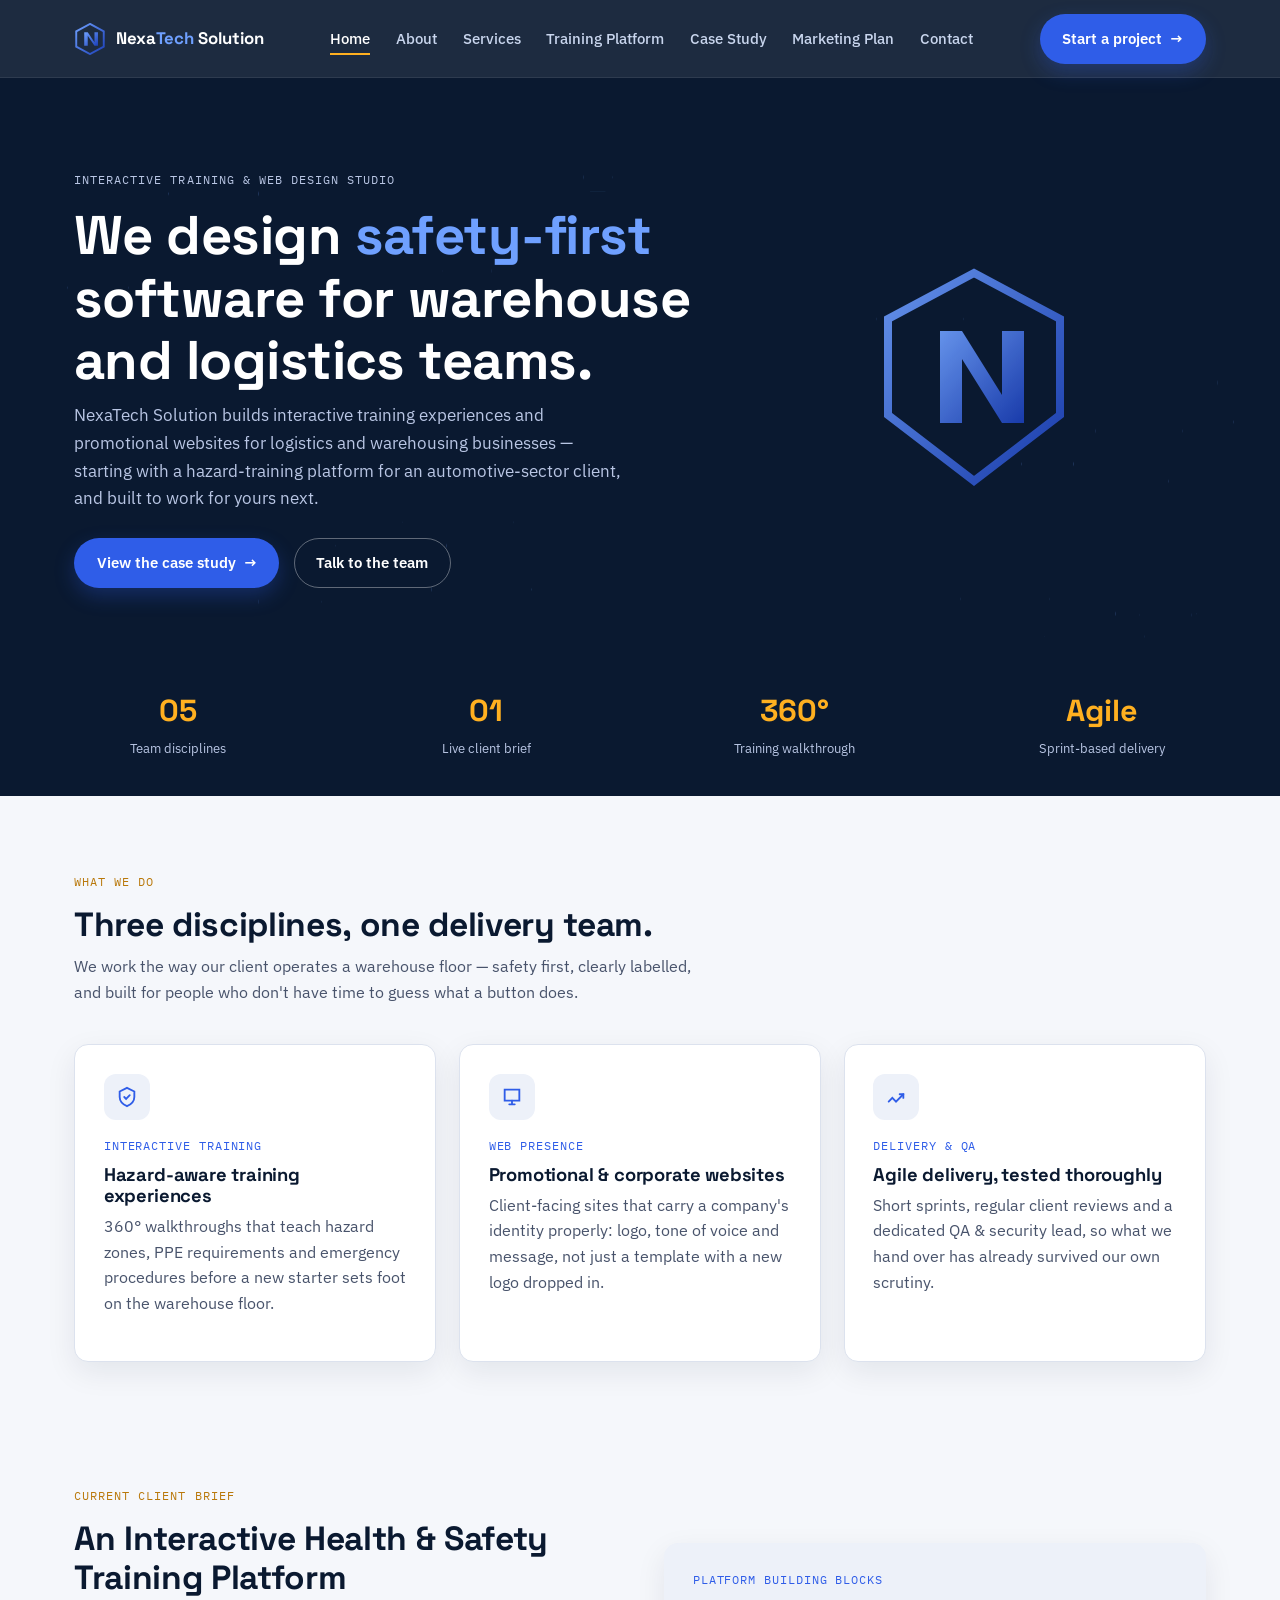
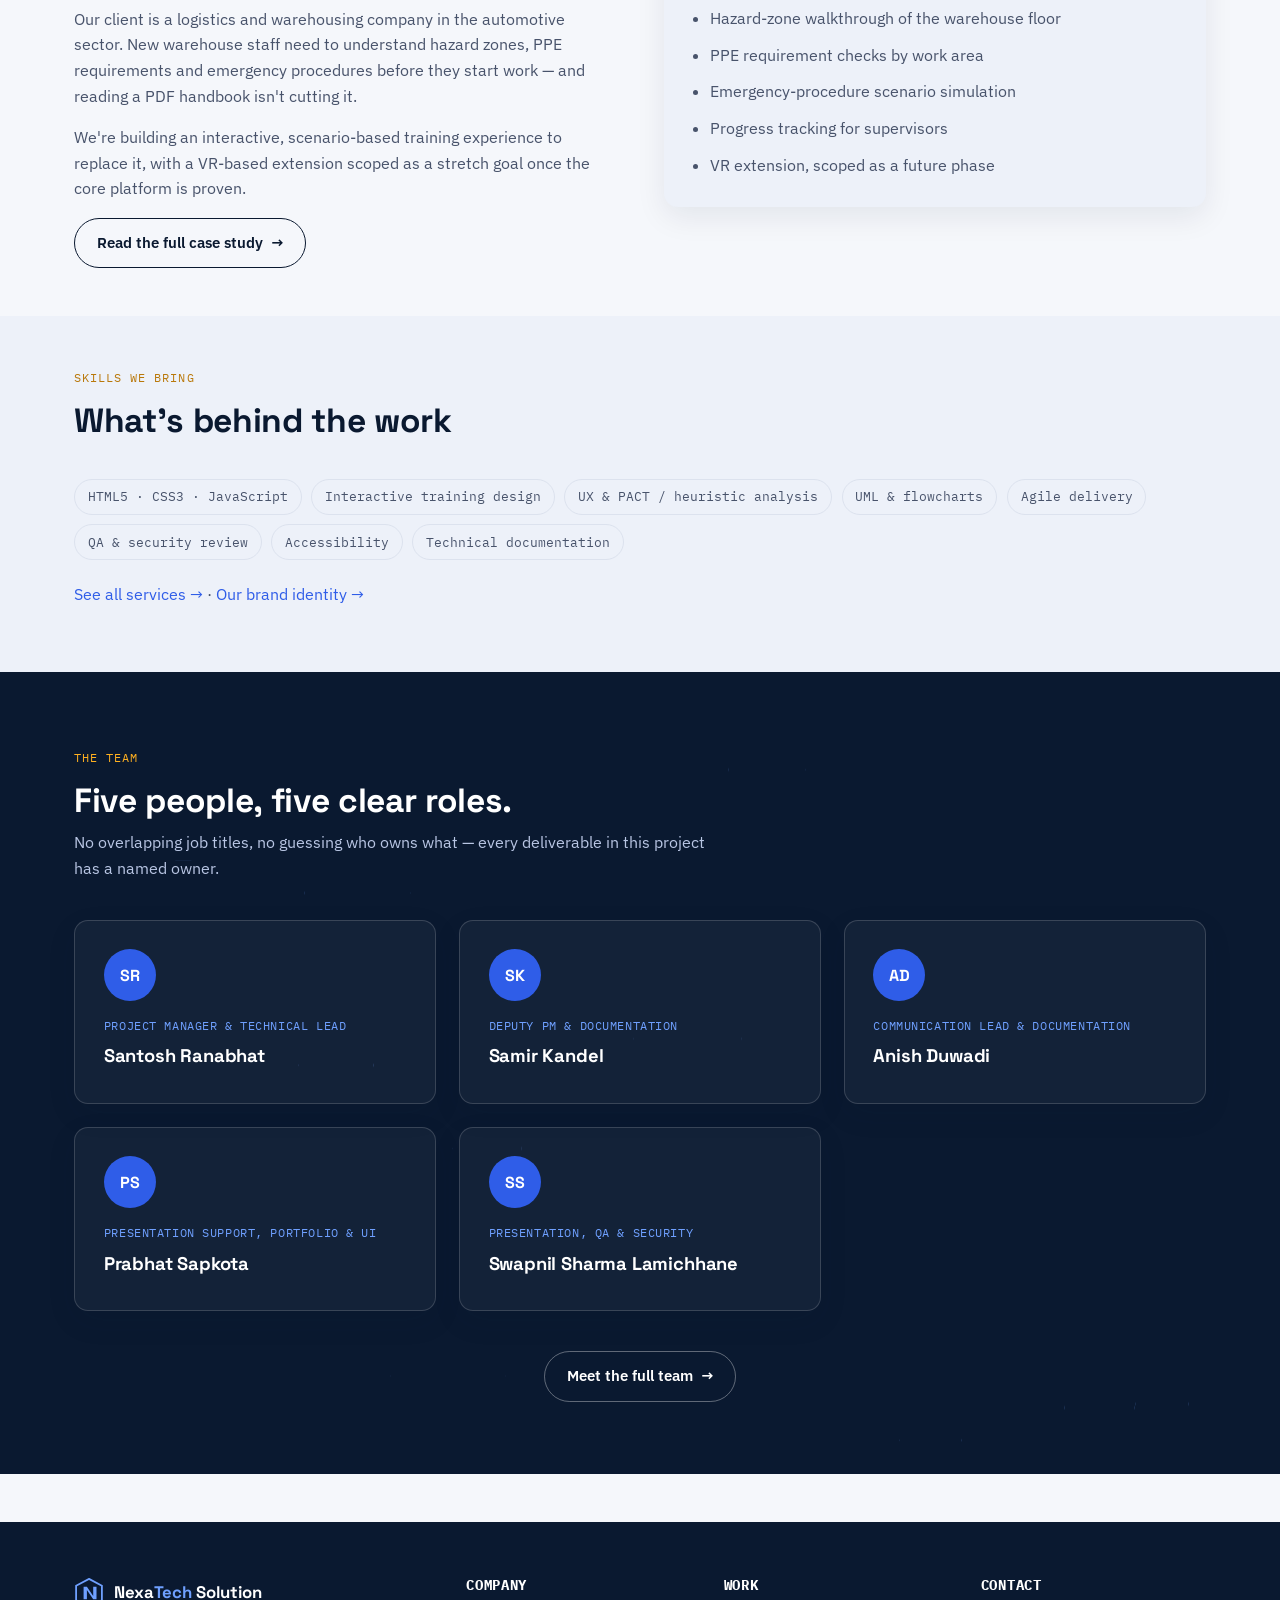
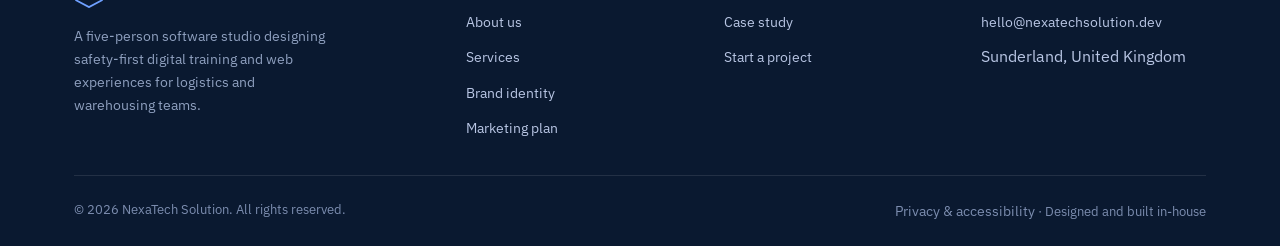
<file: index.html>
<!DOCTYPE html>
<html lang="en">
<head>
<meta charset="UTF-8">
<meta name="viewport" content="width=device-width, initial-scale=1.0">
<title>NexaTech Solution — Safety-first software for logistics &amp; warehousing teams</title>
<meta name="description" content="NexaTech Solution designs interactive health &amp; safety training software and promotional web experiences for logistics and warehousing businesses.">
<link rel="icon" type="image/svg+xml" href="assets/favicon.svg">
<meta name="theme-color" content="#0A1930">
<meta property="og:type" content="website">
<meta property="og:site_name" content="NexaTech Solution">
<meta property="og:title" content="NexaTech Solution — safety-first software for logistics &amp; warehousing teams">
<meta property="og:description" content="Interactive health &amp; safety training platforms and promotional websites, built by a five-person software studio in Sunderland, UK.">
<meta property="og:image" content="assets/logo-lockup.svg">
<link rel="stylesheet" href="css/style.css">
</head>
<body>
<a class="skip-link" href="#main">Skip to content</a>

<header class="site-header">
  <nav class="nav">
    <a class="brand" href="index.html" aria-label="NexaTech Solution home">
      <svg viewBox="0 0 100 100" aria-hidden="true">
        <defs><linearGradient id="ng1" x1="0" y1="0" x2="1" y2="1"><stop offset="0" stop-color="#6FA0FF"/><stop offset="1" stop-color="#1B3FB8"/></linearGradient></defs>
        <polygon points="50,3 93,26 93,74 50,97 7,74 7,26" fill="none" stroke="url(#ng1)" stroke-width="6"/>
        <path d="M32 71 L32 29 L43 29 L64 60 L64 29 L75 29 L75 71 L64 71 L43 40 L43 71 Z" fill="url(#ng1)"/>
      </svg>
      <span class="brand-word">Nexa<span>Tech</span> Solution</span>
    </a>
    <button class="nav-toggle" aria-label="Toggle navigation menu" aria-expanded="false"><span></span><span></span><span></span></button>
    <ul class="nav-links">
      <li><a href="index.html" aria-current="page">Home</a></li>
      <li><a href="about.html">About</a></li>
      <li><a href="services.html">Services</a></li>
      <li><a href="training-platform.html">Training Platform</a></li>
      <li><a href="project.html">Case Study</a></li>
      <li><a href="marketing.html">Marketing Plan</a></li>
      <li><a href="contact.html">Contact</a></li>
    </ul>
    <div class="nav-cta">
      <a class="btn btn-primary" href="contact.html">Start a project <span class="btn-arrow">→</span></a>
    </div>
  </nav>
</header>

<main id="main">

  <section class="hero on-dark">
    <div class="hex-field" data-count="18" data-seed="hero" aria-hidden="true"></div>
    <div class="wrap hero-grid">
      <div>
        <p class="eyebrow">Interactive training &amp; web design studio</p>
        <h1>We design <em>safety-first</em> software for warehouse and logistics teams.</h1>
        <p class="lede">NexaTech Solution builds interactive training experiences and promotional websites for logistics and warehousing businesses — starting with a hazard-training platform for an automotive-sector client, and built to work for yours next.</p>
        <div class="hero-actions">
          <a class="btn btn-primary" href="project.html">View the case study <span class="btn-arrow">→</span></a>
          <a class="btn btn-ghost" href="contact.html">Talk to the team</a>
        </div>
      </div>
      <div class="hero-shield-wrap">
        <svg viewBox="0 0 200 220" aria-hidden="true">
          <defs><linearGradient id="ng2" x1="0" y1="0" x2="1" y2="1"><stop offset="0" stop-color="#6FA0FF"/><stop offset="1" stop-color="#1B3FB8"/></linearGradient></defs>
          <polygon points="100,6 186,52 186,148 100,214 14,148 14,52" fill="none" stroke="url(#ng2)" stroke-width="8"/>
          <path d="M66 156 L66 64 L88 64 L128 128 L128 64 L150 64 L150 156 L128 156 L88 92 L88 156 Z" fill="url(#ng2)"/>
        </svg>
      </div>
    </div>
  </section>

  <div class="stat-strip on-dark" style="background:var(--navy);">
    <div class="stat"><b>05</b><span>Team disciplines</span></div>
    <div class="stat"><b>01</b><span>Live client brief</span></div>
    <div class="stat"><b>360°</b><span>Training walkthrough</span></div>
    <div class="stat"><b>Agile</b><span>Sprint-based delivery</span></div>
  </div>

  <section>
    <div class="wrap">
      <div class="section-head reveal">
        <p class="eyebrow">What we do</p>
        <h2>Three disciplines, one delivery team.</h2>
        <p>We work the way our client operates a warehouse floor — safety first, clearly labelled, and built for people who don't have time to guess what a button does.</p>
      </div>
      <div class="grid grid-3">
        <div class="card reveal">
          <div class="hex-icon"><svg viewBox="0 0 24 24" fill="none" stroke="currentColor" stroke-width="2" stroke-linecap="round"><path d="M12 2l8 4v6c0 5-3.5 8-8 10-4.5-2-8-5-8-10V6l8-4z"/><path d="M9 12l2 2 4-4"/></svg></div>
          <p class="tag">Interactive training</p>
          <h3>Hazard-aware training experiences</h3>
          <p>360° walkthroughs that teach hazard zones, PPE requirements and emergency procedures before a new starter sets foot on the warehouse floor.</p>
        </div>
        <div class="card reveal">
          <div class="hex-icon"><svg viewBox="0 0 24 24" fill="none" stroke="currentColor" stroke-width="2" stroke-linecap="round"><path d="M4 4h16v12H4z"/><path d="M9 20h6M12 16v4"/></svg></div>
          <p class="tag">Web presence</p>
          <h3>Promotional &amp; corporate websites</h3>
          <p>Client-facing sites that carry a company's identity properly: logo, tone of voice and message, not just a template with a new logo dropped in.</p>
        </div>
        <div class="card reveal">
          <div class="hex-icon"><svg viewBox="0 0 24 24" fill="none" stroke="currentColor" stroke-width="2" stroke-linecap="round"><path d="M4 17l4-4 4 4 8-8"/><path d="M16 9h4v4"/></svg></div>
          <p class="tag">Delivery &amp; QA</p>
          <h3>Agile delivery, tested thoroughly</h3>
          <p>Short sprints, regular client reviews and a dedicated QA &amp; security lead, so what we hand over has already survived our own scrutiny.</p>
        </div>
      </div>
    </div>
  </section>

  <section class="section-tight">
    <div class="wrap two-col">
      <div class="reveal">
        <p class="eyebrow">Current client brief</p>
        <h2>An Interactive Health &amp; Safety Training Platform</h2>
        <p>Our client is a logistics and warehousing company in the automotive sector. New warehouse staff need to understand hazard zones, PPE requirements and emergency procedures before they start work — and reading a PDF handbook isn't cutting it.</p>
        <p>We're building an interactive, scenario-based training experience to replace it, with a VR-based extension scoped as a stretch goal once the core platform is proven.</p>
        <a class="btn btn-ghost" href="project.html">Read the full case study <span class="btn-arrow">→</span></a>
      </div>
      <div class="card reveal" style="background:var(--paper-dim);border:none;">
        <p class="tag" style="margin-bottom:1rem;">Platform building blocks</p>
        <ul style="margin:0;padding-left:1.1em;color:var(--ink-soft);display:grid;gap:.7rem;">
          <li>Hazard-zone walkthrough of the warehouse floor</li>
          <li>PPE requirement checks by work area</li>
          <li>Emergency-procedure scenario simulation</li>
          <li>Progress tracking for supervisors</li>
          <li>VR extension, scoped as a future phase</li>
        </ul>
      </div>
    </div>
  </section>

  <section class="section-tight" style="background:var(--paper-dim);">
    <div class="wrap">
      <div class="section-head reveal"><p class="eyebrow">Skills we bring</p><h2>What's behind the work</h2></div>
      <div class="badge-list reveal">
        <span class="pill">HTML5 · CSS3 · JavaScript</span><span class="pill">Interactive training design</span><span class="pill">UX &amp; PACT / heuristic analysis</span><span class="pill">UML &amp; flowcharts</span><span class="pill">Agile delivery</span><span class="pill">QA &amp; security review</span><span class="pill">Accessibility</span><span class="pill">Technical documentation</span>
      </div>
      <p style="margin-top:1.4rem;" class="reveal"><a href="services.html">See all services →</a> · <a href="brand.html">Our brand identity →</a></p>
    </div>
  </section>

  <section class="band-dark">
    <div class="hex-field" data-count="10" data-seed="team-teaser" aria-hidden="true"></div>
    <div class="wrap">
      <div class="section-head reveal">
        <p class="eyebrow">The team</p>
        <h2>Five people, five clear roles.</h2>
        <p>No overlapping job titles, no guessing who owns what — every deliverable in this project has a named owner.</p>
      </div>
      <div class="grid grid-3" style="position:relative;z-index:2;">
        <div class="card reveal" style="background:rgba(255,255,255,.04);border-color:var(--line-dark);">
          <div class="team-photo">SR</div>
          <div class="team-role">Project Manager &amp; Technical Lead</div>
          <h3 style="color:#fff;">Santosh Ranabhat</h3>
        </div>
        <div class="card reveal" style="background:rgba(255,255,255,.04);border-color:var(--line-dark);">
          <div class="team-photo">SK</div>
          <div class="team-role">Deputy PM &amp; Documentation</div>
          <h3 style="color:#fff;">Samir Kandel</h3>
        </div>
        <div class="card reveal" style="background:rgba(255,255,255,.04);border-color:var(--line-dark);">
          <div class="team-photo">AD</div>
          <div class="team-role">Communication Lead &amp; Documentation</div>
          <h3 style="color:#fff;">Anish Duwadi</h3>
        </div>
        <div class="card reveal" style="background:rgba(255,255,255,.04);border-color:var(--line-dark);">
          <div class="team-photo">PS</div>
          <div class="team-role">Presentation Support, Portfolio &amp; UI</div>
          <h3 style="color:#fff;">Prabhat Sapkota</h3>
        </div>
        <div class="card reveal" style="background:rgba(255,255,255,.04);border-color:var(--line-dark);">
          <div class="team-photo">SS</div>
          <div class="team-role">Presentation, QA &amp; Security</div>
          <h3 style="color:#fff;">Swapnil Sharma Lamichhane</h3>
        </div>
        </div>
      <div style="text-align:center;margin-top:2.5rem;position:relative;z-index:2;">
        <a class="btn btn-ghost" href="about.html">Meet the full team <span class="btn-arrow">→</span></a>
      </div>
    </div>
  </section>

</main>

<footer class="site-footer">
  <div class="wrap">
    <div class="footer-grid">
      <div>
        <a class="brand" href="index.html">
          <svg viewBox="0 0 100 100" aria-hidden="true" style="width:30px;height:30px;">
            <polygon points="50,3 93,26 93,74 50,97 7,74 7,26" fill="none" stroke="#6FA0FF" stroke-width="6"/>
            <path d="M32 71 L32 29 L43 29 L64 60 L64 29 L75 29 L75 71 L64 71 L43 40 L43 71 Z" fill="#6FA0FF"/>
          </svg>
          <span class="brand-word" style="color:#fff;">Nexa<span style="color:var(--blue-light);">Tech</span> Solution</span>
        </a>
        <p style="margin-top:1rem;max-width:32ch;color:#8fa0bf;font-size:.9rem;">A five-person software studio designing safety-first digital training and web experiences for logistics and warehousing teams.</p>
      </div>
      <div>
        <h4>Company</h4>
        <ul>
          <li><a href="about.html">About us</a></li>
          <li><a href="services.html">Services</a></li>
          <li><a href="brand.html">Brand identity</a></li>
          <li><a href="marketing.html">Marketing plan</a></li>
        </ul>
      </div>
      <div>
        <h4>Work</h4>
        <ul>
          <li><a href="project.html">Case study</a></li>
          <li><a href="contact.html">Start a project</a></li>
        </ul>
      </div>
      <div>
        <h4>Contact</h4>
        <ul>
          <li><a href="mailto:hello@nexatechsolution.dev">hello@nexatechsolution.dev</a></li>
          <li>Sunderland, United Kingdom</li>
        </ul>
      </div>
    </div>
    <div class="footer-bottom">
      <span>© <span data-year></span> NexaTech Solution. All rights reserved.</span>
      <span><a href="privacy.html" style="color:#7C8DAF;">Privacy &amp; accessibility</a> · Designed and built in-house</span>
    </div>
  </div>
</footer>

<script src="js/main.js"></script>
</body>
</html>
</file>
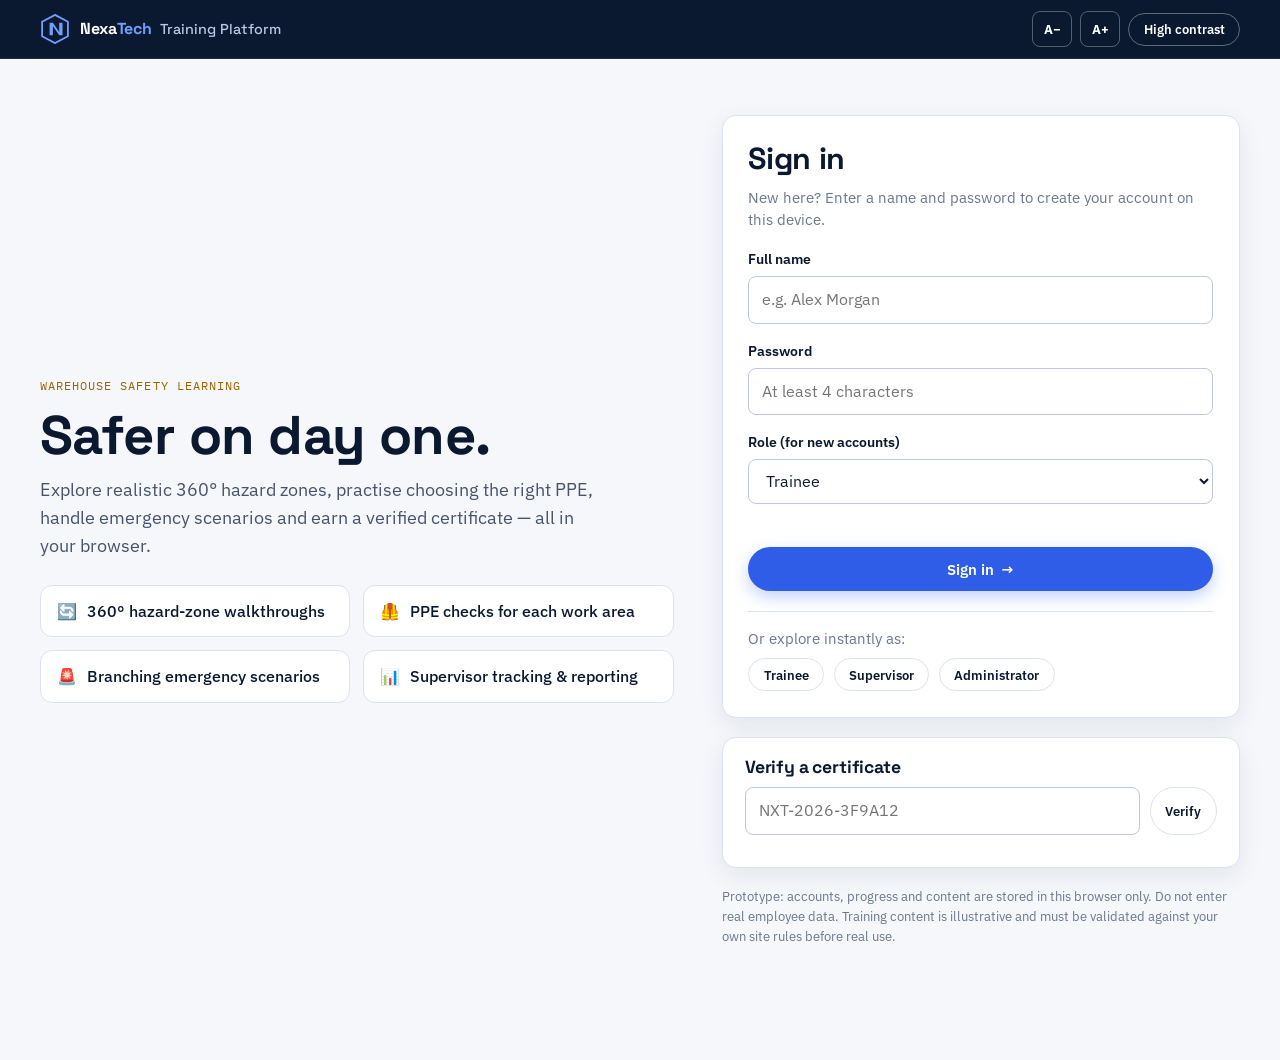
<file: downloads/nexatech-training-demo/index.html>
<!DOCTYPE html>
<html lang="en">
<head>
<meta charset="UTF-8">
<meta name="viewport" content="width=device-width, initial-scale=1.0">
<title>NexaTech Training Platform — Warehouse Safety Learning</title>
<meta name="description" content="Interactive warehouse health and safety training: 360° hazard zones, PPE checks, emergency scenarios, assessment and supervisor tracking.">
<link rel="icon" type="image/svg+xml" href="favicon.svg">
<link rel="stylesheet" href="css/style.css">
</head>
<body>
<a class="skip-link" href="#main">Skip to content</a>

<header class="topbar">
  <div class="topbar-in">
    <a class="brand" href="../../index.html" aria-label="NexaTech Solution website">
      <svg viewBox="0 0 100 100" aria-hidden="true"><polygon points="50,3 93,26 93,74 50,97 7,74 7,26" fill="none" stroke="#6FA0FF" stroke-width="6"/><path d="M32 71 L32 29 L43 29 L64 60 L64 29 L75 29 L75 71 L64 71 L43 40 L43 71 Z" fill="#6FA0FF"/></svg>
      <span>Nexa<b>Tech</b> <em>Training Platform</em></span>
    </a>
    <div class="topbar-tools" role="group" aria-label="Display options">
      <button type="button" class="icon-btn" id="sizeDown" aria-label="Decrease text size">A−</button>
      <button type="button" class="icon-btn" id="sizeUp" aria-label="Increase text size">A+</button>
      <button type="button" class="btn btn-ghost btn-sm" id="contrast" aria-pressed="false">High contrast</button>
    </div>
  </div>
</header>

<main id="main" class="shell">

  <section id="login" class="login-wrap">
    <div class="login-intro">
      <p class="eyebrow">Warehouse safety learning</p>
      <h1>Safer on day one.</h1>
      <p class="lede">Explore realistic 360° hazard zones, practise choosing the right PPE, handle emergency scenarios and earn a verified certificate — all in your browser.</p>
      <ul class="feature-list">
        <li><span aria-hidden="true">🔄</span> 360° hazard-zone walkthroughs</li>
        <li><span aria-hidden="true">🦺</span> PPE checks for each work area</li>
        <li><span aria-hidden="true">🚨</span> Branching emergency scenarios</li>
        <li><span aria-hidden="true">📊</span> Supervisor tracking &amp; reporting</li>
      </ul>
    </div>
    <div class="login-cards">
      <div class="card">
        <h2>Sign in</h2>
        <p class="muted">New here? Enter a name and password to create your account on this device.</p>
        <form id="loginForm" novalidate>
          <div class="field"><label for="name">Full name</label><input id="name" required minlength="2" autocomplete="username" placeholder="e.g. Alex Morgan"></div>
          <div class="field"><label for="password">Password</label><input id="password" type="password" required minlength="4" autocomplete="current-password" placeholder="At least 4 characters"></div>
          <div class="field"><label for="role">Role (for new accounts)</label>
            <select id="role"><option value="trainee">Trainee</option><option value="supervisor">Supervisor</option><option value="admin">Content administrator</option></select></div>
          <p class="field-error" id="loginError" role="alert" aria-live="polite"></p>
          <button class="btn btn-primary btn-block" type="submit">Sign in <span aria-hidden="true">→</span></button>
        </form>
        <div class="quick">
          <p class="muted">Or explore instantly as:</p>
          <div class="quick-row">
            <button type="button" class="btn btn-secondary btn-sm" data-demo="trainee">Trainee</button>
            <button type="button" class="btn btn-secondary btn-sm" data-demo="supervisor">Supervisor</button>
            <button type="button" class="btn btn-secondary btn-sm" data-demo="admin">Administrator</button>
          </div>
        </div>
      </div>
      <div class="card slim">
        <h3>Verify a certificate</h3>
        <form id="verifyForm" novalidate class="inline-form">
          <label class="sr-only" for="certId">Certificate ID</label>
          <input id="certId" placeholder="NXT-2026-3F9A12" autocomplete="off">
          <button class="btn btn-secondary btn-sm" type="submit">Verify</button>
        </form>
        <div id="verifyResult" role="status" aria-live="polite"></div>
      </div>
      <p class="fineprint">Prototype: accounts, progress and content are stored in this browser only. Do not enter real employee data. Training content is illustrative and must be validated against your own site rules before real use.</p>
    </div>
  </section>

  <section id="app" class="hidden">
    <div id="storageWarn" class="banner warn hidden" role="alert">Your browser is blocking local storage (private mode?), so progress cannot be saved on this device.</div>
    <div class="app-grid">
      <aside class="side card" aria-label="Platform navigation">
        <div class="who"><span class="avatar" aria-hidden="true">👤</span><div><b id="whoName"></b><small id="whoRole"></small></div></div>
        <nav class="side-nav">
          <ul>
            <li><button type="button" data-view="overview" class="active"><span aria-hidden="true">🏠</span> Overview</button></li>
            <li><button type="button" data-view="training"><span aria-hidden="true">🔄</span> My training</button></li>
            <li><button type="button" data-view="emergency"><span aria-hidden="true">🚨</span> Emergency scenarios</button></li>
            <li><button type="button" data-view="assessment"><span aria-hidden="true">📝</span> Final assessment</button></li>
            <li><button type="button" data-view="records"><span aria-hidden="true">🏅</span> My records</button></li>
            <li><button type="button" data-view="supervisor"><span aria-hidden="true">📊</span> Team dashboard</button></li>
            <li><button type="button" data-view="admin"><span aria-hidden="true">⚙️</span> Administration</button></li>
            <li><button type="button" data-view="guide"><span aria-hidden="true">📘</span> Safety guide</button></li>
            <li><button type="button" data-view="report"><span aria-hidden="true">📣</span> Report a hazard</button></li>
          </ul>
        </nav>
        <button type="button" class="btn btn-secondary btn-block" id="signOut">Sign out</button>
      </aside>
      <div class="views">
        <section id="overview" class="view active"></section>
        <section id="training" class="view"></section>
        <section id="emergency" class="view"></section>
        <section id="assessment" class="view"></section>
        <section id="records" class="view"></section>
        <section id="supervisor" class="view"></section>
        <section id="admin" class="view"></section>
        <section id="guide" class="view"></section>
        <section id="report" class="view"></section>
      </div>
    </div>
  </section>
</main>

<div id="toasts" class="toasts" aria-live="polite"></div>
<dialog id="confirmDialog" class="dialog"><p data-msg></p><div class="btn-row"><button class="btn btn-secondary" data-cancel>Cancel</button><button class="btn btn-danger" data-ok>Confirm</button></div></dialog>

<script src="js/content.js"></script>
<script src="js/scenes.js"></script>
<script src="js/platform-core.js"></script>
<script src="js/platform-trainee.js"></script>
<script src="js/platform-staff.js"></script>
<script src="js/platform-app.js"></script>
</body>
</html>
</file>
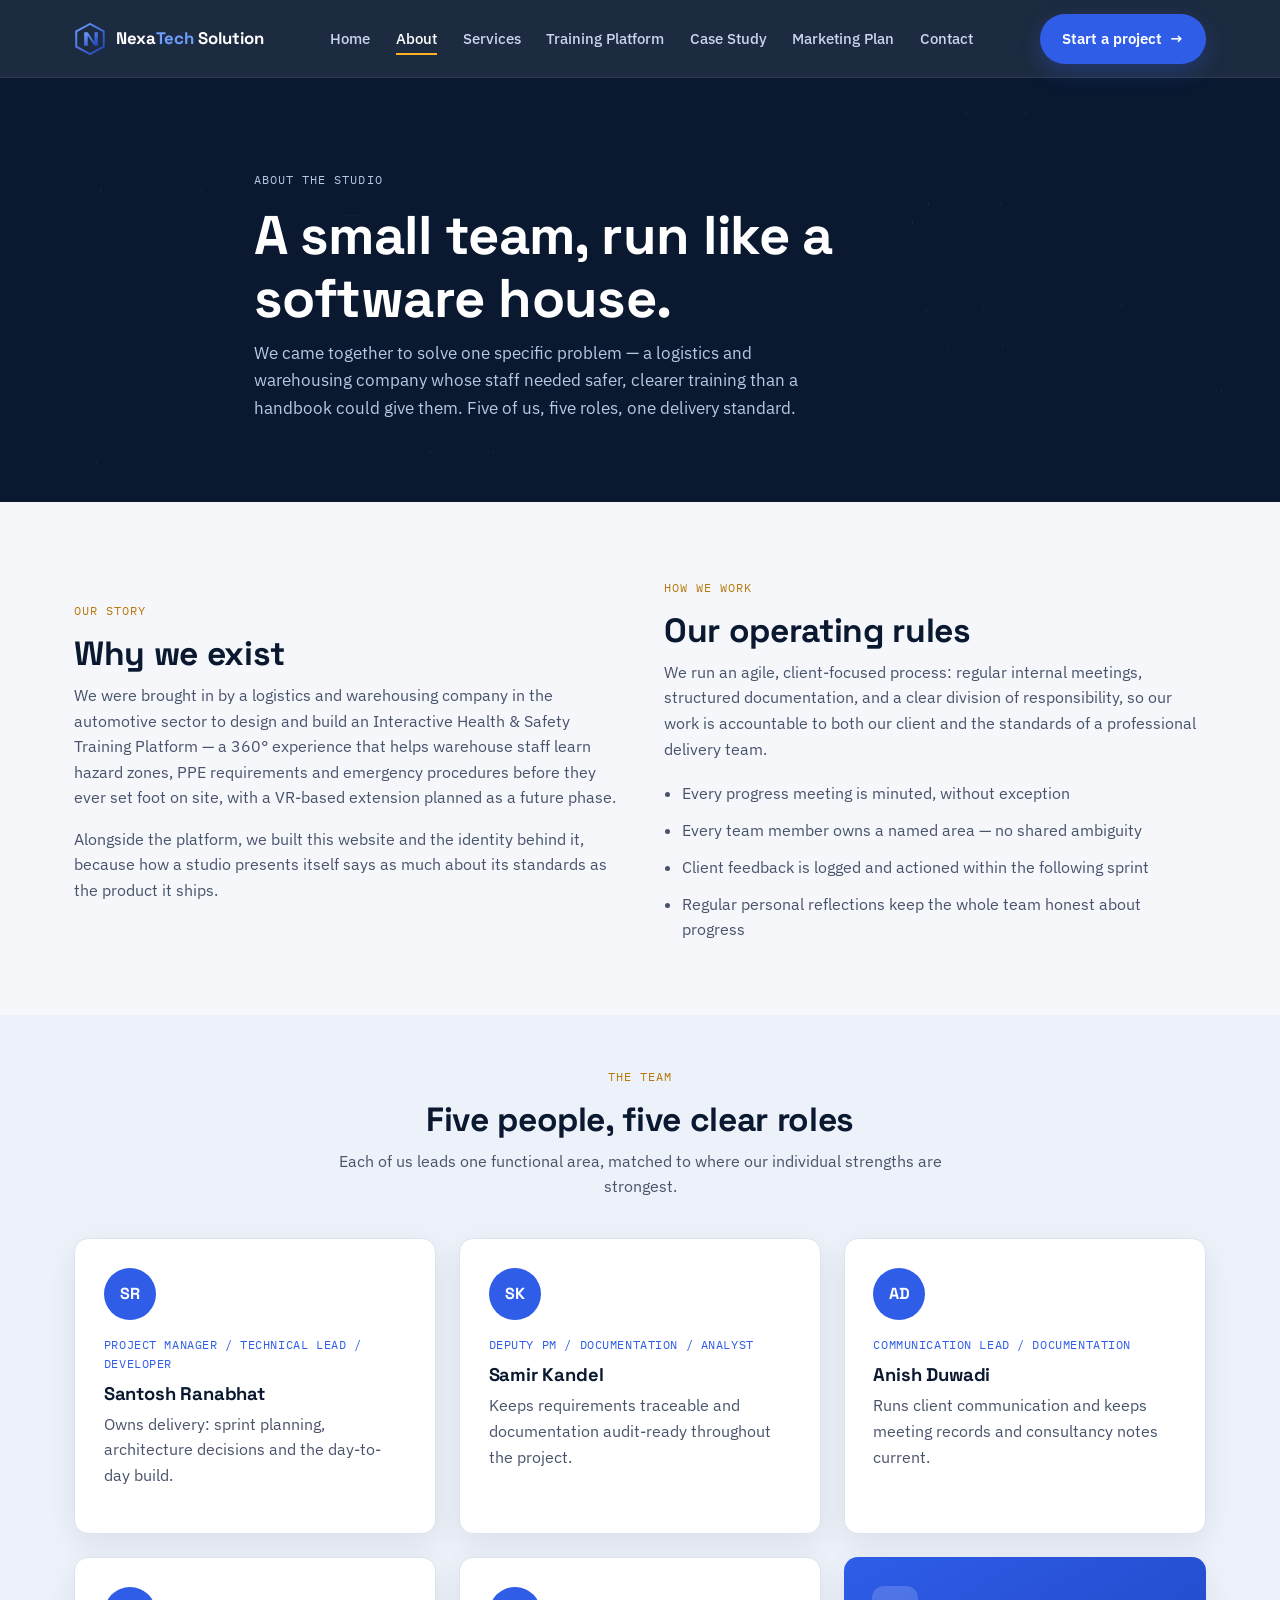
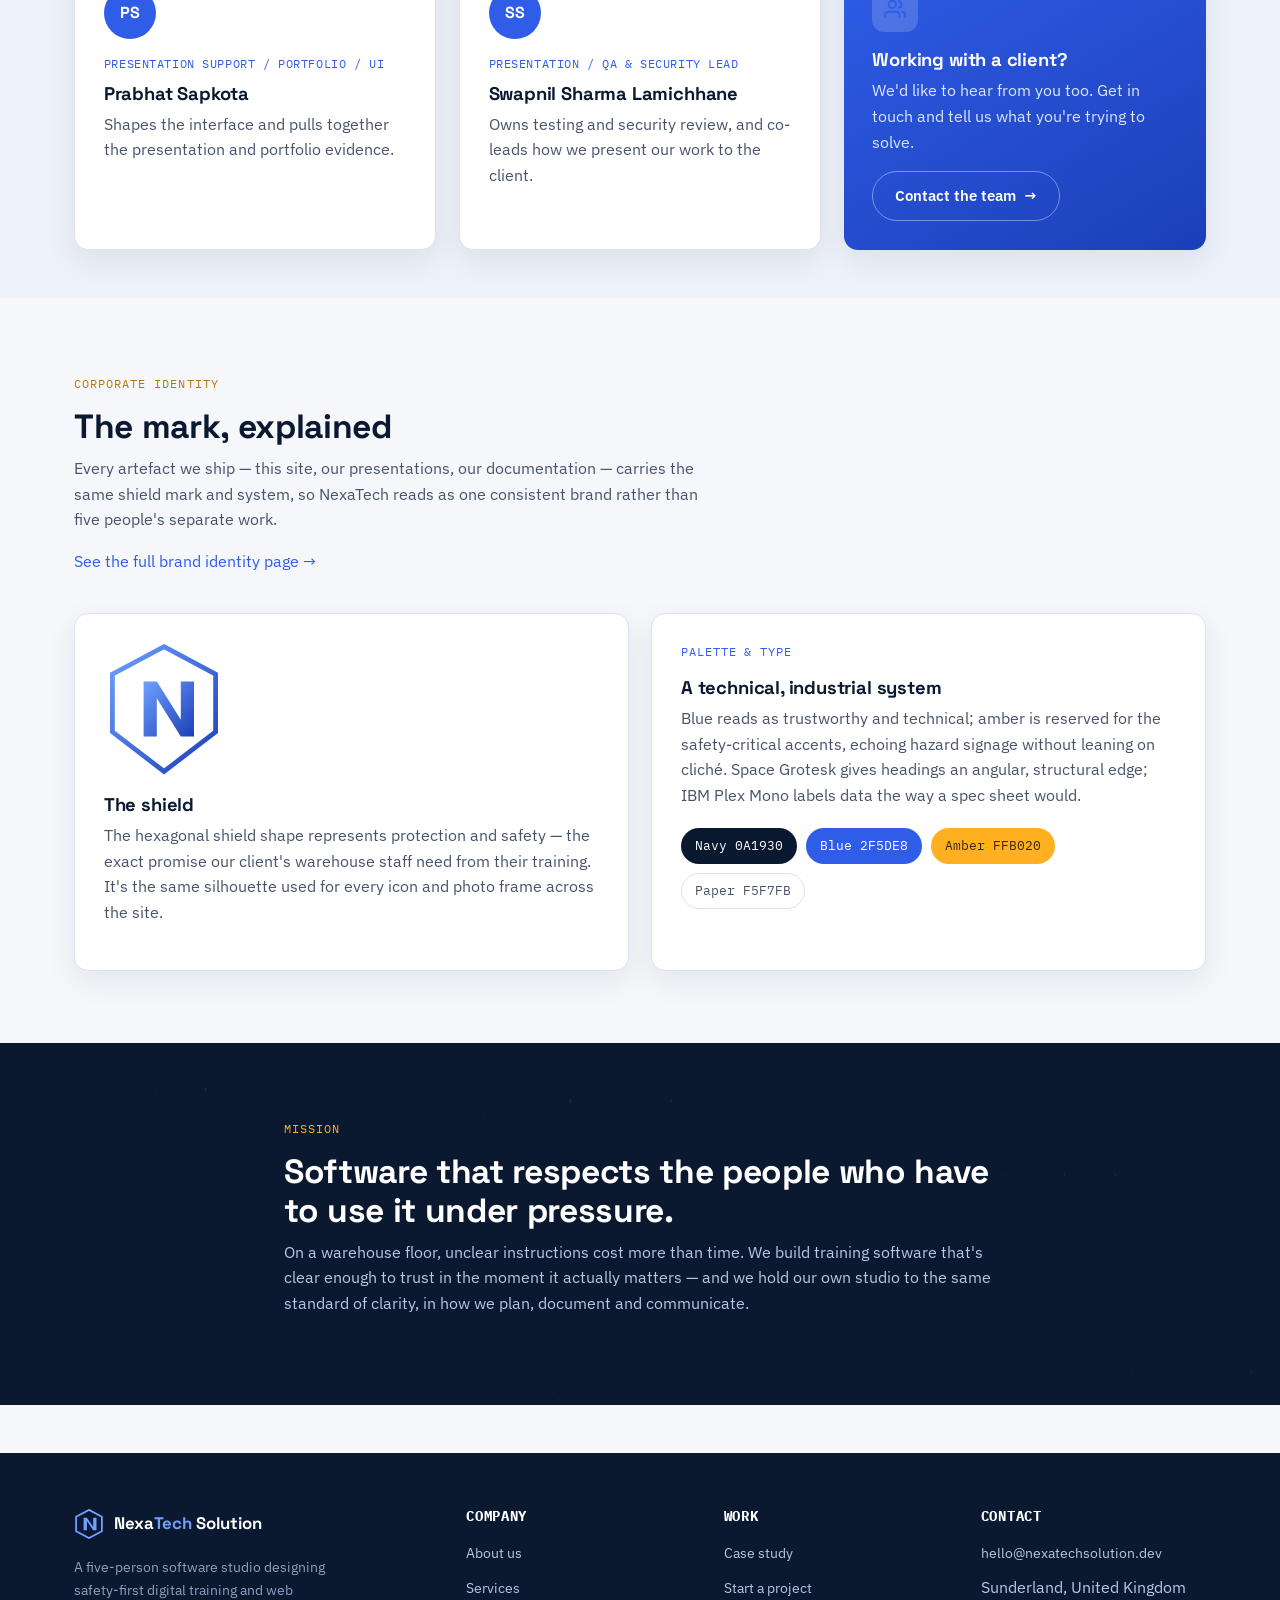
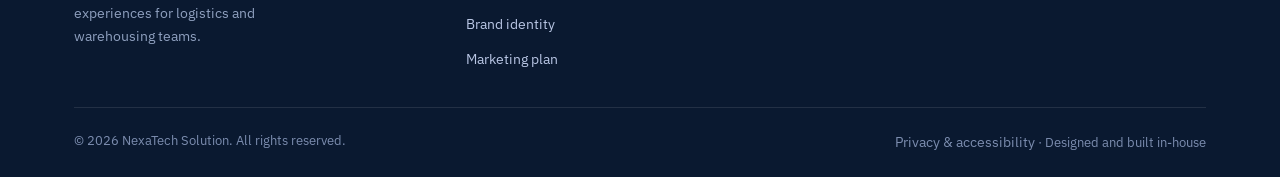
<file: about.html>
<!DOCTYPE html>
<html lang="en">
<head>
<meta charset="UTF-8">
<meta name="viewport" content="width=device-width, initial-scale=1.0">
<title>About NexaTech Solution — Team &amp; Corporate Identity</title>
<meta name="description" content="Meet the five-person NexaTech Solution team, our working rules, and the story behind our hexagonal shield brand mark.">
<link rel="icon" type="image/svg+xml" href="assets/favicon.svg">
<meta name="theme-color" content="#0A1930">
<meta property="og:type" content="website">
<meta property="og:site_name" content="NexaTech Solution">
<meta property="og:title" content="NexaTech Solution — safety-first software for logistics &amp; warehousing teams">
<meta property="og:description" content="Interactive health &amp; safety training platforms and promotional websites, built by a five-person software studio in Sunderland, UK.">
<meta property="og:image" content="assets/logo-lockup.svg">
<link rel="stylesheet" href="css/style.css">
</head>
<body>
<a class="skip-link" href="#main">Skip to content</a>

<header class="site-header">
  <nav class="nav">
    <a class="brand" href="index.html" aria-label="NexaTech Solution home">
      <svg viewBox="0 0 100 100" aria-hidden="true">
        <defs><linearGradient id="ng1" x1="0" y1="0" x2="1" y2="1"><stop offset="0" stop-color="#6FA0FF"/><stop offset="1" stop-color="#1B3FB8"/></linearGradient></defs>
        <polygon points="50,3 93,26 93,74 50,97 7,74 7,26" fill="none" stroke="url(#ng1)" stroke-width="6"/>
        <path d="M32 71 L32 29 L43 29 L64 60 L64 29 L75 29 L75 71 L64 71 L43 40 L43 71 Z" fill="url(#ng1)"/>
      </svg>
      <span class="brand-word">Nexa<span>Tech</span> Solution</span>
    </a>
    <button class="nav-toggle" aria-label="Toggle navigation menu" aria-expanded="false"><span></span><span></span><span></span></button>
    <ul class="nav-links">
      <li><a href="index.html">Home</a></li>
      <li><a href="about.html" aria-current="page">About</a></li>
      <li><a href="services.html">Services</a></li>
      <li><a href="training-platform.html">Training Platform</a></li>
      <li><a href="project.html">Case Study</a></li>
      <li><a href="marketing.html">Marketing Plan</a></li>
      <li><a href="contact.html">Contact</a></li>
    </ul>
    <div class="nav-cta">
      <a class="btn btn-primary" href="contact.html">Start a project <span class="btn-arrow">→</span></a>
    </div>
  </nav>
</header>

<main id="main">

  <section class="hero on-dark" style="padding-bottom:4rem;">
    <div class="hex-field" data-count="14" data-seed="about" aria-hidden="true"></div>
    <div class="wrap" style="position:relative;z-index:2;max-width:820px;">
      <p class="eyebrow">About the studio</p>
      <h1>A small team, run like a software house.</h1>
      <p class="lede">We came together to solve one specific problem — a logistics and warehousing company whose staff needed safer, clearer training than a handbook could give them. Five of us, five roles, one delivery standard.</p>
    </div>
  </section>

  <section>
    <div class="wrap two-col">
      <div class="reveal">
        <p class="eyebrow">Our story</p>
        <h2>Why we exist</h2>
        <p>We were brought in by a logistics and warehousing company in the automotive sector to design and build an Interactive Health &amp; Safety Training Platform — a 360° experience that helps warehouse staff learn hazard zones, PPE requirements and emergency procedures before they ever set foot on site, with a VR-based extension planned as a future phase.</p>
        <p>Alongside the platform, we built this website and the identity behind it, because how a studio presents itself says as much about its standards as the product it ships.</p>
      </div>
      <div class="reveal">
        <p class="eyebrow">How we work</p>
        <h2>Our operating rules</h2>
        <p>We run an agile, client-focused process: regular internal meetings, structured documentation, and a clear division of responsibility, so our work is accountable to both our client and the standards of a professional delivery team.</p>
        <ul style="margin:1.2rem 0 0;padding-left:1.1em;color:var(--ink-soft);display:grid;gap:.7rem;">
          <li>Every progress meeting is minuted, without exception</li>
          <li>Every team member owns a named area — no shared ambiguity</li>
          <li>Client feedback is logged and actioned within the following sprint</li>
          <li>Regular personal reflections keep the whole team honest about progress</li>
        </ul>
      </div>
    </div>
  </section>

  <section class="section-tight" style="background:var(--paper-dim);">
    <div class="wrap">
      <div class="section-head center reveal">
        <p class="eyebrow">The team</p>
        <h2>Five people, five clear roles</h2>
        <p>Each of us leads one functional area, matched to where our individual strengths are strongest.</p>
      </div>
      <div class="grid grid-3">

        <div class="card reveal">
          <div class="team-photo">SR</div>
          <div class="team-role">Project Manager / Technical Lead / Developer</div>
          <h3>Santosh Ranabhat</h3>
          <p>Owns delivery: sprint planning, architecture decisions and the day-to-day build.</p>
        </div>

        <div class="card reveal">
          <div class="team-photo">SK</div>
          <div class="team-role">Deputy PM / Documentation / Analyst</div>
          <h3>Samir Kandel</h3>
          <p>Keeps requirements traceable and documentation audit-ready throughout the project.</p>
        </div>

        <div class="card reveal">
          <div class="team-photo">AD</div>
          <div class="team-role">Communication Lead / Documentation</div>
          <h3>Anish Duwadi</h3>
          <p>Runs client communication and keeps meeting records and consultancy notes current.</p>
        </div>

        <div class="card reveal">
          <div class="team-photo">PS</div>
          <div class="team-role">Presentation Support / Portfolio / UI</div>
          <h3>Prabhat Sapkota</h3>
          <p>Shapes the interface and pulls together the presentation and portfolio evidence.</p>
        </div>

        <div class="card reveal">
          <div class="team-photo">SS</div>
          <div class="team-role">Presentation / QA &amp; Security Lead</div>
          <h3>Swapnil Sharma Lamichhane</h3>
          <p>Owns testing and security review, and co-leads how we present our work to the client.</p>
        </div>

        <div class="card reveal" style="background:linear-gradient(150deg,var(--blue),var(--blue-deep));border:none;color:#fff;">
          <div class="hex-icon" style="background:rgba(255,255,255,.16);"><svg viewBox="0 0 24 24" fill="none" stroke="currentColor" stroke-width="2" stroke-linecap="round"><path d="M17 21v-2a4 4 0 00-4-4H5a4 4 0 00-4 4v2"/><circle cx="9" cy="7" r="4"/><path d="M23 21v-2a4 4 0 00-3-3.87M16 3.13a4 4 0 010 7.75"/></svg></div>
          <h3 style="color:#fff;margin-top:1.1rem;">Working with a client?</h3>
          <p style="color:#DCE6FF;">We'd like to hear from you too. Get in touch and tell us what you're trying to solve.</p>
          <a class="btn btn-ghost" href="contact.html" style="border-color:rgba(255,255,255,.4);color:#fff;">Contact the team <span class="btn-arrow">→</span></a>
        </div>

      </div>
    </div>
  </section>

  <section>
    <div class="wrap">
      <div class="section-head reveal">
        <p class="eyebrow">Corporate identity</p>
        <h2>The mark, explained</h2>
        <p>Every artefact we ship — this site, our presentations, our documentation — carries the same shield mark and system, so NexaTech reads as one consistent brand rather than five people's separate work.</p>
      <p><a href="brand.html">See the full brand identity page →</a></p>
      </div>
      <div class="grid grid-2">
        <div class="card reveal">
          <svg viewBox="0 0 200 220" style="width:120px;height:auto;margin-bottom:1.2rem;" aria-hidden="true">
            <defs><linearGradient id="ng3" x1="0" y1="0" x2="1" y2="1"><stop offset="0" stop-color="#6FA0FF"/><stop offset="1" stop-color="#1B3FB8"/></linearGradient></defs>
            <polygon points="100,6 186,52 186,148 100,214 14,148 14,52" fill="none" stroke="url(#ng3)" stroke-width="8"/>
            <path d="M66 156 L66 64 L88 64 L128 128 L128 64 L150 64 L150 156 L128 156 L88 92 L88 156 Z" fill="url(#ng3)"/>
          </svg>
          <h3>The shield</h3>
          <p>The hexagonal shield shape represents protection and safety — the exact promise our client's warehouse staff need from their training. It's the same silhouette used for every icon and photo frame across the site.</p>
        </div>
        <div class="card reveal">
          <p class="tag" style="margin-bottom:1rem;">Palette &amp; type</p>
          <h3>A technical, industrial system</h3>
          <p style="margin-bottom:1.2rem;">Blue reads as trustworthy and technical; amber is reserved for the safety-critical accents, echoing hazard signage without leaning on cliché. Space Grotesk gives headings an angular, structural edge; IBM Plex Mono labels data the way a spec sheet would.</p>
          <div class="badge-list">
            <span class="pill" style="border-color:transparent;background:var(--navy);color:#fff;">Navy 0A1930</span>
            <span class="pill" style="border-color:transparent;background:var(--blue);color:#fff;">Blue 2F5DE8</span>
            <span class="pill" style="border-color:transparent;background:var(--amber);color:#3a2600;">Amber FFB020</span>
            <span class="pill">Paper F5F7FB</span>
          </div>
        </div>
      </div>
    </div>
  </section>

  <section class="band-dark">
    <div class="hex-field" data-count="10" data-seed="mission" aria-hidden="true"></div>
    <div class="wrap" style="position:relative;z-index:2;max-width:760px;">
      <p class="eyebrow">Mission</p>
      <h2>Software that respects the people who have to use it under pressure.</h2>
      <p>On a warehouse floor, unclear instructions cost more than time. We build training software that's clear enough to trust in the moment it actually matters — and we hold our own studio to the same standard of clarity, in how we plan, document and communicate.</p>
    </div>
  </section>

</main>

<footer class="site-footer">
  <div class="wrap">
    <div class="footer-grid">
      <div>
        <a class="brand" href="index.html">
          <svg viewBox="0 0 100 100" aria-hidden="true" style="width:30px;height:30px;">
            <polygon points="50,3 93,26 93,74 50,97 7,74 7,26" fill="none" stroke="#6FA0FF" stroke-width="6"/>
            <path d="M32 71 L32 29 L43 29 L64 60 L64 29 L75 29 L75 71 L64 71 L43 40 L43 71 Z" fill="#6FA0FF"/>
          </svg>
          <span class="brand-word" style="color:#fff;">Nexa<span style="color:var(--blue-light);">Tech</span> Solution</span>
        </a>
        <p style="margin-top:1rem;max-width:32ch;color:#8fa0bf;font-size:.9rem;">A five-person software studio designing safety-first digital training and web experiences for logistics and warehousing teams.</p>
      </div>
      <div>
        <h4>Company</h4>
        <ul>
          <li><a href="about.html">About us</a></li>
          <li><a href="services.html">Services</a></li>
          <li><a href="brand.html">Brand identity</a></li>
          <li><a href="marketing.html">Marketing plan</a></li>
        </ul>
      </div>
      <div>
        <h4>Work</h4>
        <ul>
          <li><a href="project.html">Case study</a></li>
          <li><a href="contact.html">Start a project</a></li>
        </ul>
      </div>
      <div>
        <h4>Contact</h4>
        <ul>
          <li><a href="mailto:hello@nexatechsolution.dev">hello@nexatechsolution.dev</a></li>
          <li>Sunderland, United Kingdom</li>
        </ul>
      </div>
    </div>
    <div class="footer-bottom">
      <span>© <span data-year></span> NexaTech Solution. All rights reserved.</span>
      <span><a href="privacy.html" style="color:#7C8DAF;">Privacy &amp; accessibility</a> · Designed and built in-house</span>
    </div>
  </div>
</footer>

<script src="js/main.js"></script>
</body>
</html>
</file>
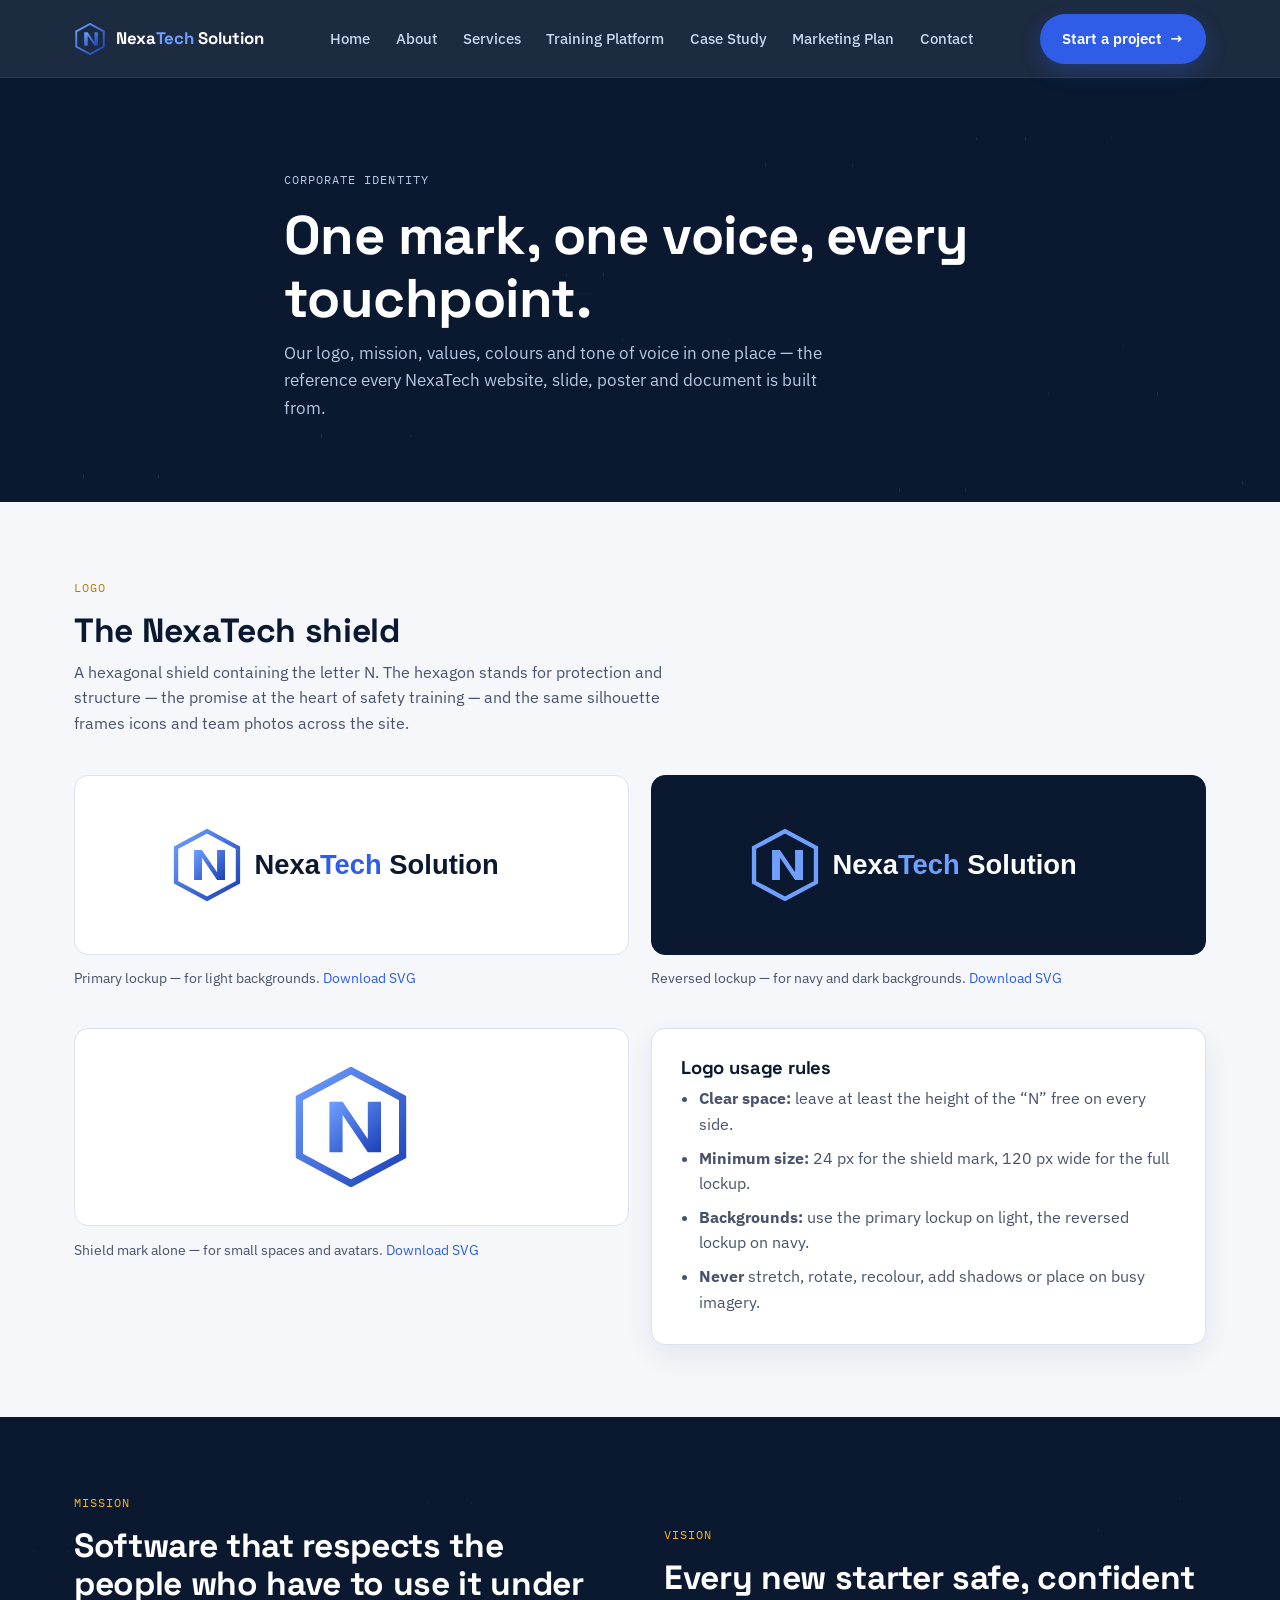
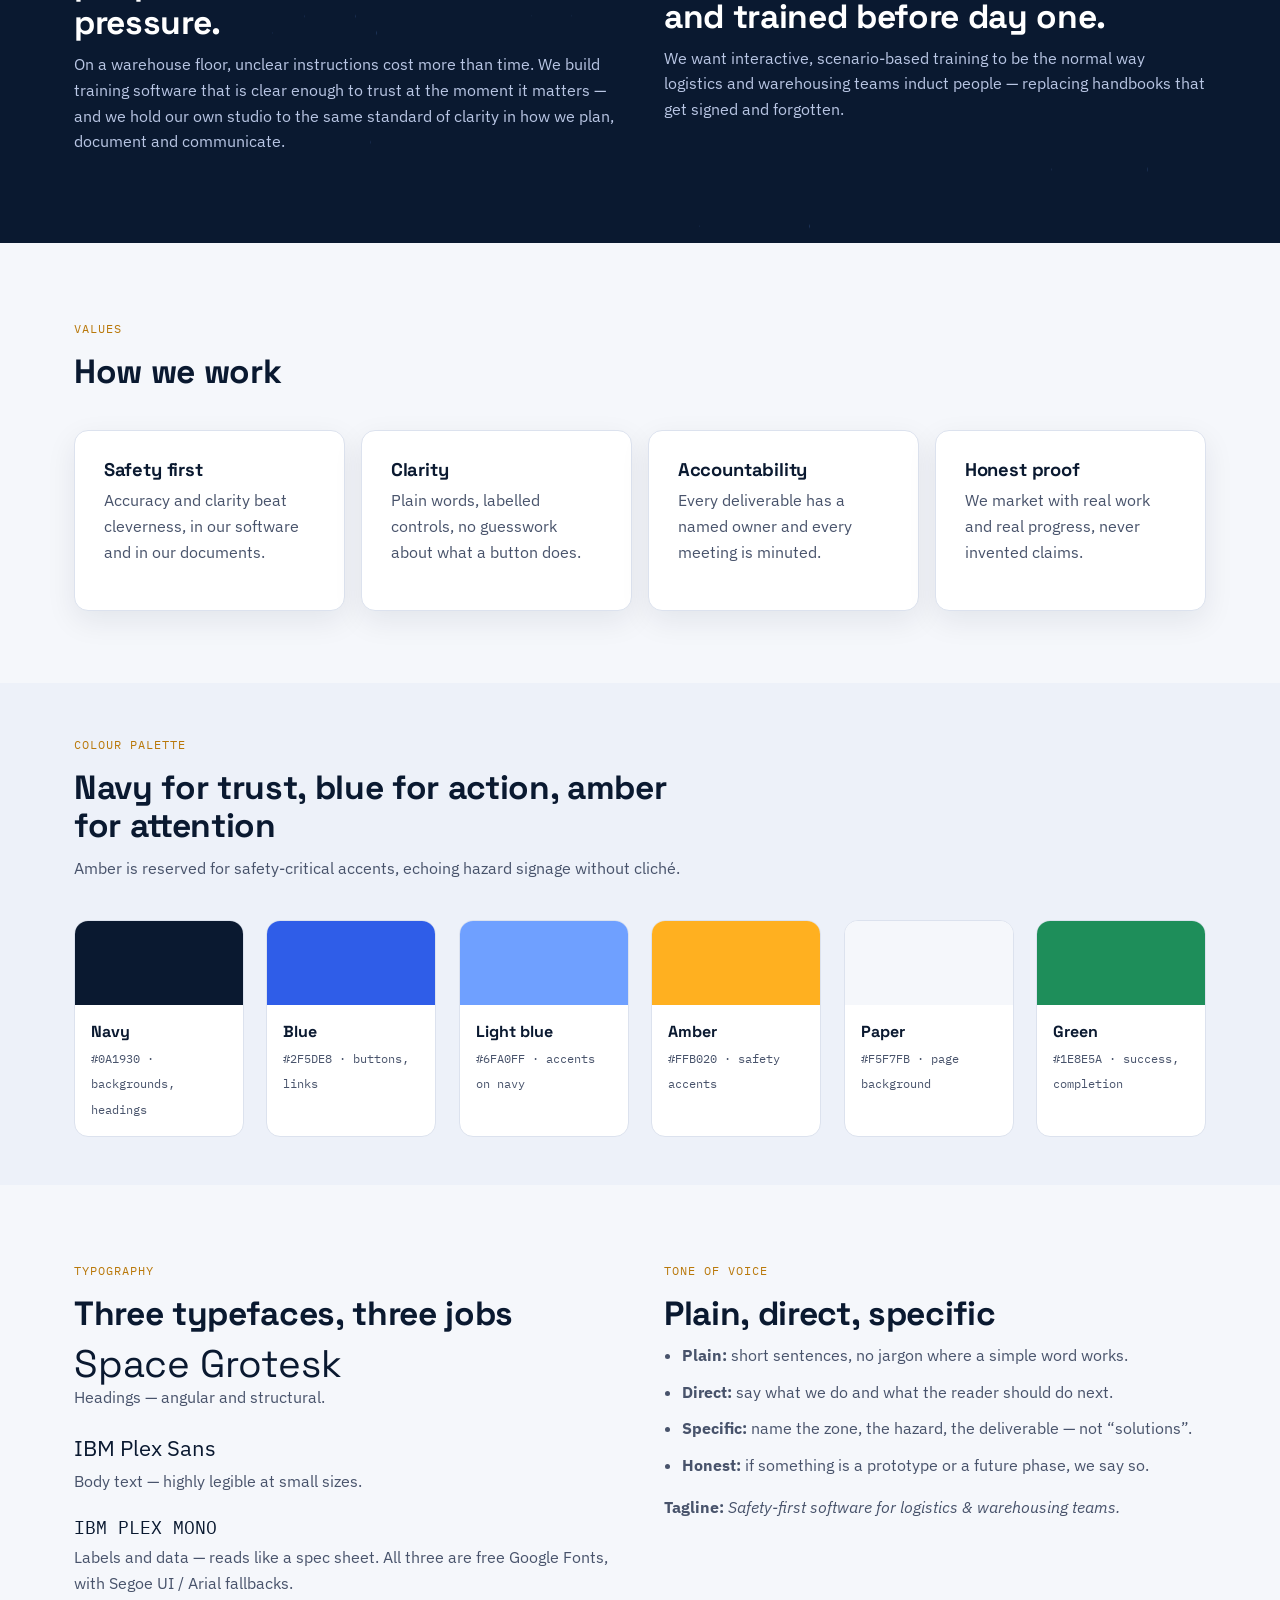
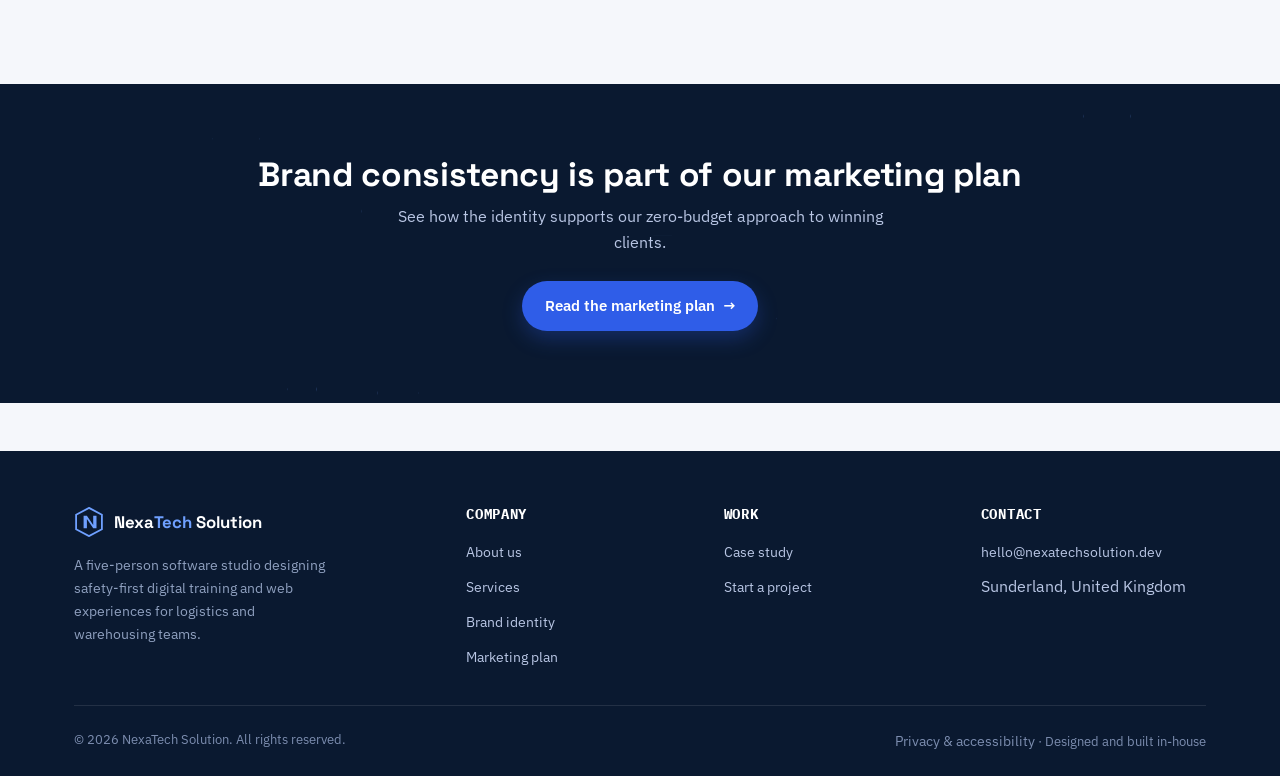
<file: brand.html>
<!DOCTYPE html>
<html lang="en">
<head>
<meta charset="UTF-8">
<meta name="viewport" content="width=device-width, initial-scale=1.0">
<title>Brand identity — NexaTech Solution</title>
<meta name="description" content="NexaTech Solution corporate identity: logo, mission, vision, values, colour palette, typography and tone of voice.">
<link rel="icon" type="image/svg+xml" href="assets/favicon.svg">
<meta name="theme-color" content="#0A1930">
<meta property="og:type" content="website">
<meta property="og:site_name" content="NexaTech Solution">
<meta property="og:title" content="NexaTech Solution — safety-first software for logistics &amp; warehousing teams">
<meta property="og:description" content="Interactive health &amp; safety training platforms and promotional websites, built by a five-person software studio in Sunderland, UK.">
<meta property="og:image" content="assets/logo-lockup.svg">
<link rel="stylesheet" href="css/style.css">
</head>
<body>
<a class="skip-link" href="#main">Skip to content</a>

<header class="site-header">
  <nav class="nav">
    <a class="brand" href="index.html" aria-label="NexaTech Solution home">
      <svg viewBox="0 0 100 100" aria-hidden="true">
        <defs><linearGradient id="ng1" x1="0" y1="0" x2="1" y2="1"><stop offset="0" stop-color="#6FA0FF"/><stop offset="1" stop-color="#1B3FB8"/></linearGradient></defs>
        <polygon points="50,3 93,26 93,74 50,97 7,74 7,26" fill="none" stroke="url(#ng1)" stroke-width="6"/>
        <path d="M32 71 L32 29 L43 29 L64 60 L64 29 L75 29 L75 71 L64 71 L43 40 L43 71 Z" fill="url(#ng1)"/>
      </svg>
      <span class="brand-word">Nexa<span>Tech</span> Solution</span>
    </a>
    <button class="nav-toggle" aria-label="Toggle navigation menu" aria-expanded="false"><span></span><span></span><span></span></button>
    <ul class="nav-links">
      <li><a href="index.html">Home</a></li>
      <li><a href="about.html">About</a></li>
      <li><a href="services.html">Services</a></li>
      <li><a href="training-platform.html">Training Platform</a></li>
      <li><a href="project.html">Case Study</a></li>
      <li><a href="marketing.html">Marketing Plan</a></li>
      <li><a href="contact.html">Contact</a></li>
    </ul>
    <div class="nav-cta">
      <a class="btn btn-primary" href="contact.html">Start a project <span class="btn-arrow">→</span></a>
    </div>
  </nav>
</header>

<main id="main">
  <section class="hero on-dark" style="padding-bottom:4rem;">
    <div class="hex-field" data-count="14" data-seed="brand" aria-hidden="true"></div>
    <div class="wrap" style="position:relative;z-index:2;max-width:760px;">
      <p class="eyebrow">Corporate identity</p>
      <h1>One mark, one voice, every touchpoint.</h1>
      <p class="lede">Our logo, mission, values, colours and tone of voice in one place — the reference every NexaTech website, slide, poster and document is built from.</p>
    </div>
  </section>

  <section>
    <div class="wrap">
      <div class="section-head reveal">
        <p class="eyebrow">Logo</p>
        <h2>The NexaTech shield</h2>
        <p>A hexagonal shield containing the letter N. The hexagon stands for protection and structure — the promise at the heart of safety training — and the same silhouette frames icons and team photos across the site.</p>
      </div>
      <div class="grid grid-2">
        <div class="reveal"><div class="logo-stage light"><img src="assets/logo-lockup.svg" alt="NexaTech Solution logo on a light background"></div><p style="margin-top:.7rem;font-size:.9rem;">Primary lockup — for light backgrounds. <a href="assets/logo-lockup.svg" download>Download SVG</a></p></div>
        <div class="reveal"><div class="logo-stage dark"><img src="assets/logo-lockup-light.svg" alt="NexaTech Solution logo on a dark background"></div><p style="margin-top:.7rem;font-size:.9rem;">Reversed lockup — for navy and dark backgrounds. <a href="assets/logo-lockup-light.svg" download>Download SVG</a></p></div>
        <div class="reveal"><div class="logo-stage light"><img src="assets/logo.svg" alt="NexaTech shield mark" style="width:120px"></div><p style="margin-top:.7rem;font-size:.9rem;">Shield mark alone — for small spaces and avatars. <a href="assets/logo.svg" download>Download SVG</a></p></div>
        <div class="reveal card">
          <h3>Logo usage rules</h3>
          <ul class="dont-list" style="padding-left:1.1em;display:grid;gap:.5rem;">
            <li><strong>Clear space:</strong> leave at least the height of the “N” free on every side.</li>
            <li><strong>Minimum size:</strong> 24&nbsp;px for the shield mark, 120&nbsp;px wide for the full lockup.</li>
            <li><strong>Backgrounds:</strong> use the primary lockup on light, the reversed lockup on navy.</li>
            <li><strong>Never</strong> stretch, rotate, recolour, add shadows or place on busy imagery.</li>
          </ul>
        </div>
      </div>
    </div>
  </section>

  <section class="band-dark">
    <div class="hex-field" data-count="10" data-seed="brand-mission" aria-hidden="true"></div>
    <div class="wrap" style="position:relative;z-index:2;">
      <div class="two-col">
        <div class="reveal">
          <p class="eyebrow">Mission</p>
          <h2>Software that respects the people who have to use it under pressure.</h2>
          <p>On a warehouse floor, unclear instructions cost more than time. We build training software that is clear enough to trust at the moment it matters — and we hold our own studio to the same standard of clarity in how we plan, document and communicate.</p>
        </div>
        <div class="reveal">
          <p class="eyebrow">Vision</p>
          <h2>Every new starter safe, confident and trained before day one.</h2>
          <p>We want interactive, scenario-based training to be the normal way logistics and warehousing teams induct people — replacing handbooks that get signed and forgotten.</p>
        </div>
      </div>
    </div>
  </section>

  <section>
    <div class="wrap">
      <div class="section-head reveal"><p class="eyebrow">Values</p><h2>How we work</h2></div>
      <div class="values-list">
        <div class="card reveal"><h3>Safety first</h3><p>Accuracy and clarity beat cleverness, in our software and in our documents.</p></div>
        <div class="card reveal"><h3>Clarity</h3><p>Plain words, labelled controls, no guesswork about what a button does.</p></div>
        <div class="card reveal"><h3>Accountability</h3><p>Every deliverable has a named owner and every meeting is minuted.</p></div>
        <div class="card reveal"><h3>Honest proof</h3><p>We market with real work and real progress, never invented claims.</p></div>
      </div>
    </div>
  </section>

  <section class="section-tight" style="background:var(--paper-dim);">
    <div class="wrap">
      <div class="section-head reveal"><p class="eyebrow">Colour palette</p><h2>Navy for trust, blue for action, amber for attention</h2><p>Amber is reserved for safety-critical accents, echoing hazard signage without cliché.</p></div>
      <div class="grid grid-3" style="grid-template-columns:repeat(auto-fit,minmax(170px,1fr));">
        <div class="swatch reveal"><div class="swatch-chip" style="background:#0A1930"></div><div class="swatch-body"><b>Navy</b><span>#0A1930 · backgrounds, headings</span></div></div>
        <div class="swatch reveal"><div class="swatch-chip" style="background:#2F5DE8"></div><div class="swatch-body"><b>Blue</b><span>#2F5DE8 · buttons, links</span></div></div>
        <div class="swatch reveal"><div class="swatch-chip" style="background:#6FA0FF"></div><div class="swatch-body"><b>Light blue</b><span>#6FA0FF · accents on navy</span></div></div>
        <div class="swatch reveal"><div class="swatch-chip" style="background:#FFB020"></div><div class="swatch-body"><b>Amber</b><span>#FFB020 · safety accents</span></div></div>
        <div class="swatch reveal"><div class="swatch-chip" style="background:#F5F7FB"></div><div class="swatch-body"><b>Paper</b><span>#F5F7FB · page background</span></div></div>
        <div class="swatch reveal"><div class="swatch-chip" style="background:#1E8E5A"></div><div class="swatch-body"><b>Green</b><span>#1E8E5A · success, completion</span></div></div>
      </div>
    </div>
  </section>

  <section>
    <div class="wrap two-col" style="align-items:flex-start;">
      <div class="reveal">
        <p class="eyebrow">Typography</p>
        <h2>Three typefaces, three jobs</h2>
        <p class="type-sample">Space Grotesk</p>
        <p style="margin-bottom:1.2rem;">Headings — angular and structural.</p>
        <p style="font-size:1.4rem;font-family:var(--f-body);color:var(--navy);margin-bottom:.2rem;">IBM Plex Sans</p>
        <p style="margin-bottom:1.2rem;">Body text — highly legible at small sizes.</p>
        <p style="font-size:1.1rem;font-family:var(--f-mono);color:var(--navy);margin-bottom:.2rem;">IBM PLEX MONO</p>
        <p>Labels and data — reads like a spec sheet. All three are free Google Fonts, with Segoe UI / Arial fallbacks.</p>
      </div>
      <div class="reveal">
        <p class="eyebrow">Tone of voice</p>
        <h2>Plain, direct, specific</h2>
        <ul style="padding-left:1.1em;color:var(--ink-soft);display:grid;gap:.7rem;">
          <li><strong>Plain:</strong> short sentences, no jargon where a simple word works.</li>
          <li><strong>Direct:</strong> say what we do and what the reader should do next.</li>
          <li><strong>Specific:</strong> name the zone, the hazard, the deliverable — not “solutions”.</li>
          <li><strong>Honest:</strong> if something is a prototype or a future phase, we say so.</li>
        </ul>
        <p style="margin-top:1rem;"><strong>Tagline:</strong> <em>Safety-first software for logistics &amp; warehousing teams.</em></p>
      </div>
    </div>
  </section>

  <section class="band-dark">
    <div class="hex-field" data-count="10" data-seed="brand-cta" aria-hidden="true"></div>
    <div class="wrap" style="position:relative;z-index:2;text-align:center;">
      <h2>Brand consistency is part of our marketing plan</h2>
      <p style="max-width:52ch;margin:0 auto 1.6rem;">See how the identity supports our zero-budget approach to winning clients.</p>
      <a class="btn btn-primary" href="marketing.html">Read the marketing plan <span class="btn-arrow">→</span></a>
    </div>
  </section>
</main>

<footer class="site-footer">
  <div class="wrap">
    <div class="footer-grid">
      <div>
        <a class="brand" href="index.html">
          <svg viewBox="0 0 100 100" aria-hidden="true" style="width:30px;height:30px;">
            <polygon points="50,3 93,26 93,74 50,97 7,74 7,26" fill="none" stroke="#6FA0FF" stroke-width="6"/>
            <path d="M32 71 L32 29 L43 29 L64 60 L64 29 L75 29 L75 71 L64 71 L43 40 L43 71 Z" fill="#6FA0FF"/>
          </svg>
          <span class="brand-word" style="color:#fff;">Nexa<span style="color:var(--blue-light);">Tech</span> Solution</span>
        </a>
        <p style="margin-top:1rem;max-width:32ch;color:#8fa0bf;font-size:.9rem;">A five-person software studio designing safety-first digital training and web experiences for logistics and warehousing teams.</p>
      </div>
      <div>
        <h4>Company</h4>
        <ul>
          <li><a href="about.html">About us</a></li>
          <li><a href="services.html">Services</a></li>
          <li><a href="brand.html">Brand identity</a></li>
          <li><a href="marketing.html">Marketing plan</a></li>
        </ul>
      </div>
      <div>
        <h4>Work</h4>
        <ul>
          <li><a href="project.html">Case study</a></li>
          <li><a href="contact.html">Start a project</a></li>
        </ul>
      </div>
      <div>
        <h4>Contact</h4>
        <ul>
          <li><a href="mailto:hello@nexatechsolution.dev">hello@nexatechsolution.dev</a></li>
          <li>Sunderland, United Kingdom</li>
        </ul>
      </div>
    </div>
    <div class="footer-bottom">
      <span>© <span data-year></span> NexaTech Solution. All rights reserved.</span>
      <span><a href="privacy.html" style="color:#7C8DAF;">Privacy &amp; accessibility</a> · Designed and built in-house</span>
    </div>
  </div>
</footer>

<script src="js/main.js"></script>
</body>
</html>
</file>
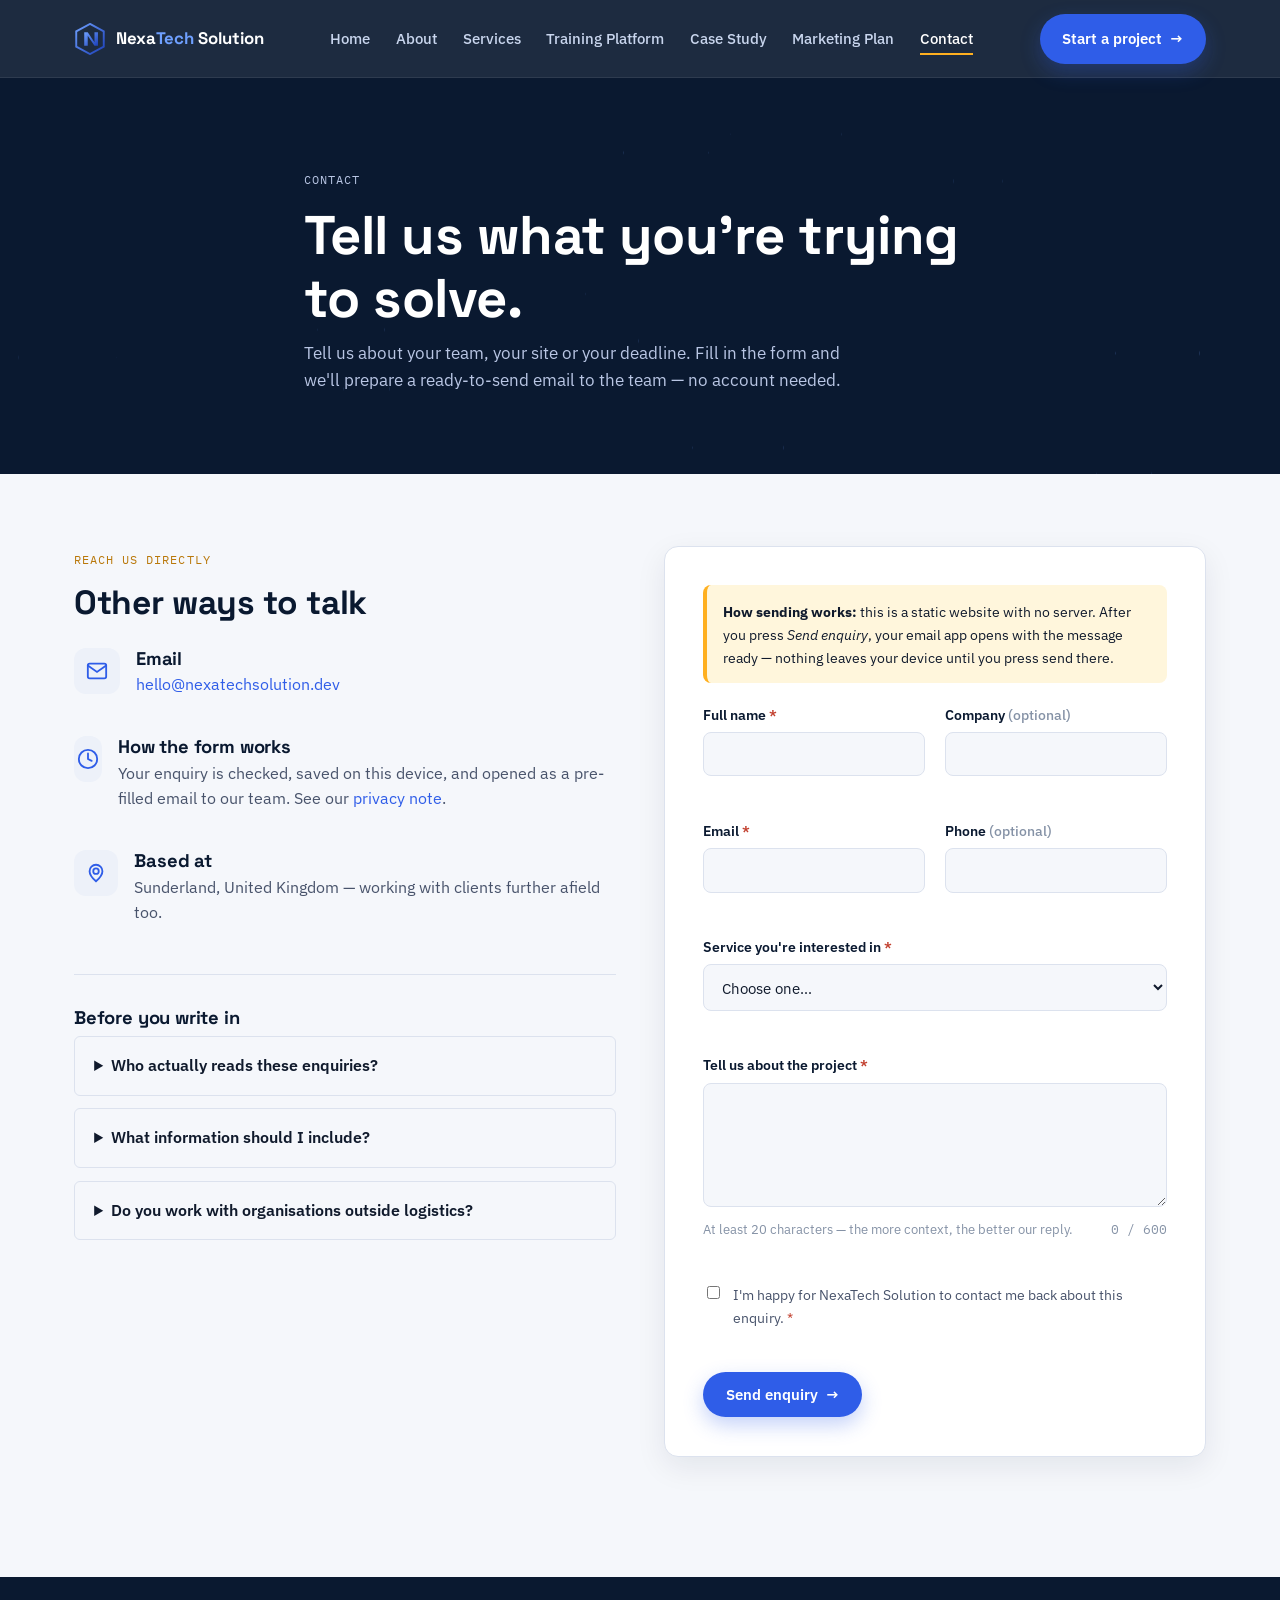
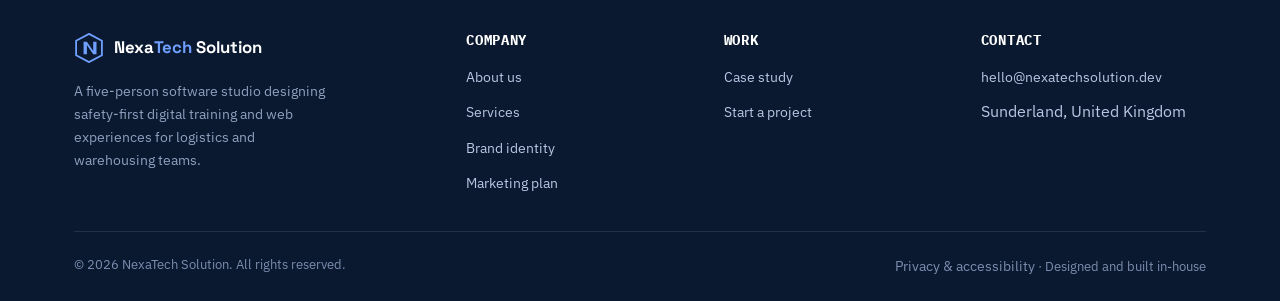
<file: contact.html>
<!DOCTYPE html>
<html lang="en">
<head>
<meta charset="UTF-8">
<meta name="viewport" content="width=device-width, initial-scale=1.0">
<title>Contact — NexaTech Solution</title>
<meta name="description" content="Start a conversation with NexaTech Solution. Send an enquiry through our validated contact form.">
<link rel="icon" type="image/svg+xml" href="assets/favicon.svg">
<meta name="theme-color" content="#0A1930">
<meta property="og:type" content="website">
<meta property="og:site_name" content="NexaTech Solution">
<meta property="og:title" content="NexaTech Solution — safety-first software for logistics &amp; warehousing teams">
<meta property="og:description" content="Interactive health &amp; safety training platforms and promotional websites, built by a five-person software studio in Sunderland, UK.">
<meta property="og:image" content="assets/logo-lockup.svg">
<link rel="stylesheet" href="css/style.css">
</head>
<body>
<a class="skip-link" href="#main">Skip to content</a>

<header class="site-header">
  <nav class="nav">
    <a class="brand" href="index.html" aria-label="NexaTech Solution home">
      <svg viewBox="0 0 100 100" aria-hidden="true">
        <defs><linearGradient id="ng1" x1="0" y1="0" x2="1" y2="1"><stop offset="0" stop-color="#6FA0FF"/><stop offset="1" stop-color="#1B3FB8"/></linearGradient></defs>
        <polygon points="50,3 93,26 93,74 50,97 7,74 7,26" fill="none" stroke="url(#ng1)" stroke-width="6"/>
        <path d="M32 71 L32 29 L43 29 L64 60 L64 29 L75 29 L75 71 L64 71 L43 40 L43 71 Z" fill="url(#ng1)"/>
      </svg>
      <span class="brand-word">Nexa<span>Tech</span> Solution</span>
    </a>
    <button class="nav-toggle" aria-label="Toggle navigation menu" aria-expanded="false"><span></span><span></span><span></span></button>
    <ul class="nav-links">
      <li><a href="index.html">Home</a></li>
      <li><a href="about.html">About</a></li>
      <li><a href="services.html">Services</a></li>
      <li><a href="training-platform.html">Training Platform</a></li>
      <li><a href="project.html">Case Study</a></li>
      <li><a href="marketing.html">Marketing Plan</a></li>
      <li><a href="contact.html" aria-current="page">Contact</a></li>
    </ul>
    <div class="nav-cta">
      <a class="btn btn-primary" href="contact.html">Start a project <span class="btn-arrow">→</span></a>
    </div>
  </nav>
</header>

<main id="main">

  <section class="hero on-dark" style="padding-bottom:4rem;">
    <div class="hex-field" data-count="14" data-seed="contact" aria-hidden="true"></div>
    <div class="wrap" style="position:relative;z-index:2;max-width:720px;">
      <p class="eyebrow">Contact</p>
      <h1>Tell us what you're trying to solve.</h1>
      <p class="lede">Tell us about your team, your site or your deadline. Fill in the form and we'll prepare a ready-to-send email to the team — no account needed.</p>
    </div>
  </section>

  <section>
    <div class="wrap two-col" style="align-items:flex-start;">

      <div class="reveal">
        <p class="eyebrow">Reach us directly</p>
        <h2>Other ways to talk</h2>
        <div class="grid" style="gap:1.4rem;margin-top:1.6rem;">
          <div style="display:flex;gap:1rem;align-items:flex-start;">
            <div class="hex-icon"><svg viewBox="0 0 24 24" fill="none" stroke="currentColor" stroke-width="2" stroke-linecap="round"><path d="M22 6l-10 7L2 6"/><rect x="2" y="4" width="20" height="16" rx="2"/></svg></div>
            <div><h3 style="margin-bottom:.2rem;">Email</h3><p><a href="mailto:hello@nexatechsolution.dev">hello@nexatechsolution.dev</a></p></div>
          </div>
          <div style="display:flex;gap:1rem;align-items:flex-start;">
            <div class="hex-icon"><svg viewBox="0 0 24 24" fill="none" stroke="currentColor" stroke-width="2" stroke-linecap="round"><circle cx="12" cy="12" r="10"/><path d="M12 6v6l4 2"/></svg></div>
            <div><h3 style="margin-bottom:.2rem;">How the form works</h3><p>Your enquiry is checked, saved on this device, and opened as a pre-filled email to our team. See our <a href="privacy.html">privacy note</a>.</p></div>
          </div>
          <div style="display:flex;gap:1rem;align-items:flex-start;">
            <div class="hex-icon"><svg viewBox="0 0 24 24" fill="none" stroke="currentColor" stroke-width="2" stroke-linecap="round"><path d="M12 21s-7-6-7-11a7 7 0 0114 0c0 5-7 11-7 11z"/><circle cx="12" cy="10" r="3"/></svg></div>
            <div><h3 style="margin-bottom:.2rem;">Based at</h3><p>Sunderland, United Kingdom — working with clients further afield too.</p></div>
          </div>
        </div>

        <div class="divider"></div>

        <h3>Before you write in</h3>
        <details style="margin-bottom:.8rem;padding:1rem 1.2rem;border:1px solid var(--line);border-radius:6px;">
          <summary style="cursor:pointer;font-weight:600;">Who actually reads these enquiries?</summary>
          <p style="margin:.7rem 0 0;">A five-person team, directly — no call centre, no account layers. Whoever's best placed to answer your specific question replies personally.</p>
        </details>
        <details style="margin-bottom:.8rem;padding:1rem 1.2rem;border:1px solid var(--line);border-radius:6px;">
          <summary style="cursor:pointer;font-weight:600;">What information should I include?</summary>
          <p style="margin:.7rem 0 0;">The more specific your message, the faster we can reply properly — what you're trying to solve, who it's for, and any deadline you're working to.</p>
        </details>
        <details style="padding:1rem 1.2rem;border:1px solid var(--line);border-radius:6px;">
          <summary style="cursor:pointer;font-weight:600;">Do you work with organisations outside logistics?</summary>
          <p style="margin:.7rem 0 0;">Yes — our current brief is warehousing and logistics, but the same process applies to any team that needs training or promotional software built properly.</p>
        </details>
      </div>

      <div class="card reveal" style="padding:2.4rem;">
        <p class="notice"><strong>How sending works:</strong> this is a static website with no server. After you press <em>Send enquiry</em>, your email app opens with the message ready — nothing leaves your device until you press send there.</p>
        <div id="form-status" class="form-status" role="status" aria-live="polite"></div>
        <form id="enquiry-form" novalidate>
          <div class="hp-field" aria-hidden="true"><label for="website">Leave this empty</label><input type="text" id="website" name="website" tabindex="-1" autocomplete="off"></div>
          <div class="form-grid">

            <div class="form-row">
              <div class="field">
                <label for="name">Full name <span class="req">*</span></label>
                <input type="text" id="name" name="name" autocomplete="name" required aria-required="true">
                <p class="field-error" id="name-error"></p>
              </div>
              <div class="field">
                <label for="company">Company <span style="color:var(--steel-soft);font-weight:500;">(optional)</span></label>
                <input type="text" id="company" name="company" autocomplete="organization">
                <p class="field-error"></p>
              </div>
            </div>

            <div class="form-row">
              <div class="field">
                <label for="email">Email <span class="req">*</span></label>
                <input type="email" id="email" name="email" autocomplete="email" required aria-required="true">
                <p class="field-error"></p>
              </div>
              <div class="field">
                <label for="phone">Phone <span style="color:var(--steel-soft);font-weight:500;">(optional)</span></label>
                <input type="tel" id="phone" name="phone" autocomplete="tel">
                <p class="field-error"></p>
              </div>
            </div>

            <div class="field">
              <label for="service">Service you're interested in <span class="req">*</span></label>
              <select id="service" name="service" required aria-required="true">
                <option value="">Choose one…</option>
                <option value="training-platform">Interactive training platform</option>
                <option value="website">Promotional / corporate website</option>
                <option value="ux-research">UX &amp; requirements research</option>
                <option value="qa-security">QA &amp; security review</option>
                <option value="other">Something else</option>
              </select>
              <p class="field-error"></p>
            </div>

            <div class="field">
              <label for="message">Tell us about the project <span class="req">*</span></label>
              <textarea id="message" name="message" rows="5" maxlength="600" data-max="600" required aria-required="true" aria-describedby="message-hint"></textarea>
              <div style="display:flex;justify-content:space-between;">
                <p class="field-hint" id="message-hint">At least 20 characters — the more context, the better our reply.</p>
                <span class="char-count" data-counter-for="message">0 / 600</span>
              </div>
              <p class="field-error"></p>
            </div>

            <label class="checkbox-row">
              <input type="checkbox" id="consent" name="consent" required aria-required="true">
              <span>I'm happy for NexaTech Solution to contact me back about this enquiry. <span class="req">*</span></span>
            </label>
            <p class="field-error" style="margin-top:-.8rem;"></p>

            <button type="submit" class="btn btn-primary" style="justify-self:start;">Send enquiry <span class="btn-arrow">→</span></button>
          </div>
        </form>
      </div>

    </div>
  </section>

</main>

<footer class="site-footer">
  <div class="wrap">
    <div class="footer-grid">
      <div>
        <a class="brand" href="index.html">
          <svg viewBox="0 0 100 100" aria-hidden="true" style="width:30px;height:30px;">
            <polygon points="50,3 93,26 93,74 50,97 7,74 7,26" fill="none" stroke="#6FA0FF" stroke-width="6"/>
            <path d="M32 71 L32 29 L43 29 L64 60 L64 29 L75 29 L75 71 L64 71 L43 40 L43 71 Z" fill="#6FA0FF"/>
          </svg>
          <span class="brand-word" style="color:#fff;">Nexa<span style="color:var(--blue-light);">Tech</span> Solution</span>
        </a>
        <p style="margin-top:1rem;max-width:32ch;color:#8fa0bf;font-size:.9rem;">A five-person software studio designing safety-first digital training and web experiences for logistics and warehousing teams.</p>
      </div>
      <div>
        <h4>Company</h4>
        <ul>
          <li><a href="about.html">About us</a></li>
          <li><a href="services.html">Services</a></li>
          <li><a href="brand.html">Brand identity</a></li>
          <li><a href="marketing.html">Marketing plan</a></li>
        </ul>
      </div>
      <div>
        <h4>Work</h4>
        <ul>
          <li><a href="project.html">Case study</a></li>
          <li><a href="contact.html">Start a project</a></li>
        </ul>
      </div>
      <div>
        <h4>Contact</h4>
        <ul>
          <li><a href="mailto:hello@nexatechsolution.dev">hello@nexatechsolution.dev</a></li>
          <li>Sunderland, United Kingdom</li>
        </ul>
      </div>
    </div>
    <div class="footer-bottom">
      <span>© <span data-year></span> NexaTech Solution. All rights reserved.</span>
      <span><a href="privacy.html" style="color:#7C8DAF;">Privacy &amp; accessibility</a> · Designed and built in-house</span>
    </div>
  </div>
</footer>

<script src="js/main.js"></script>
</body>
</html>
</file>
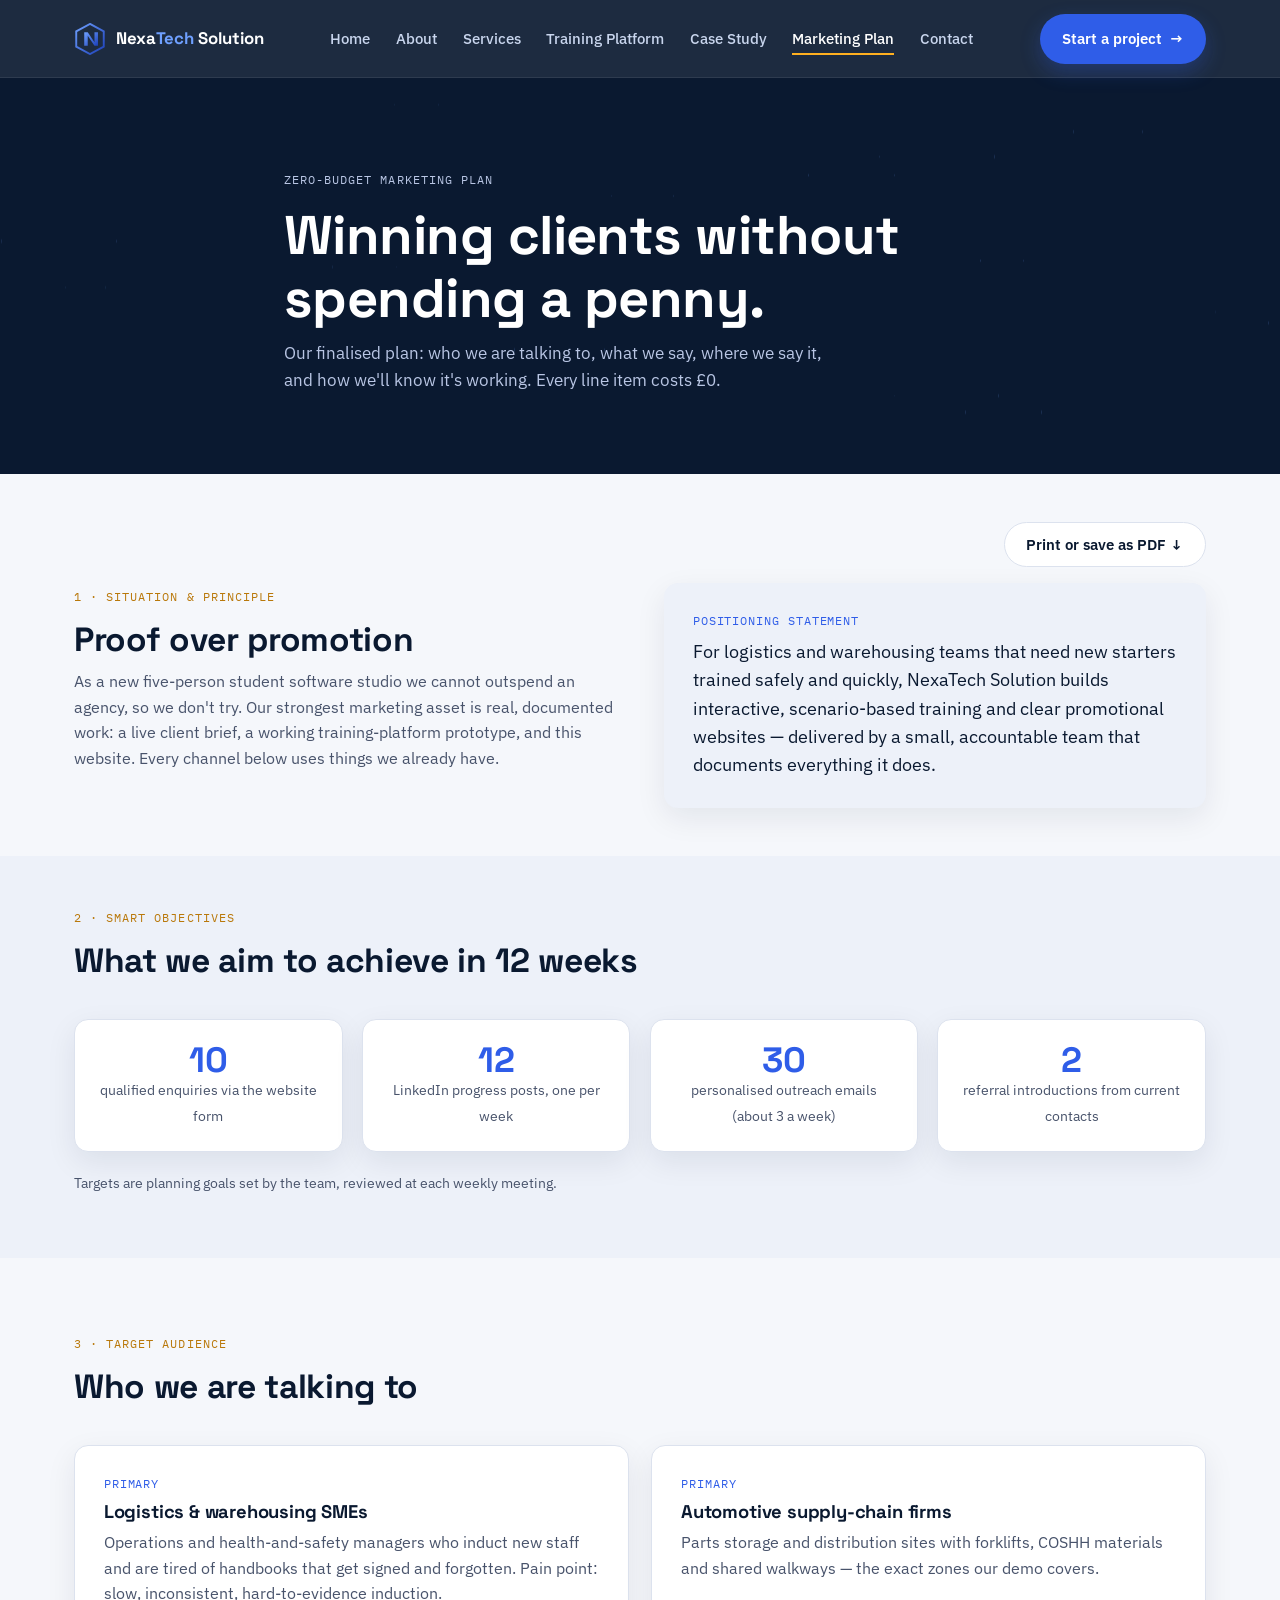
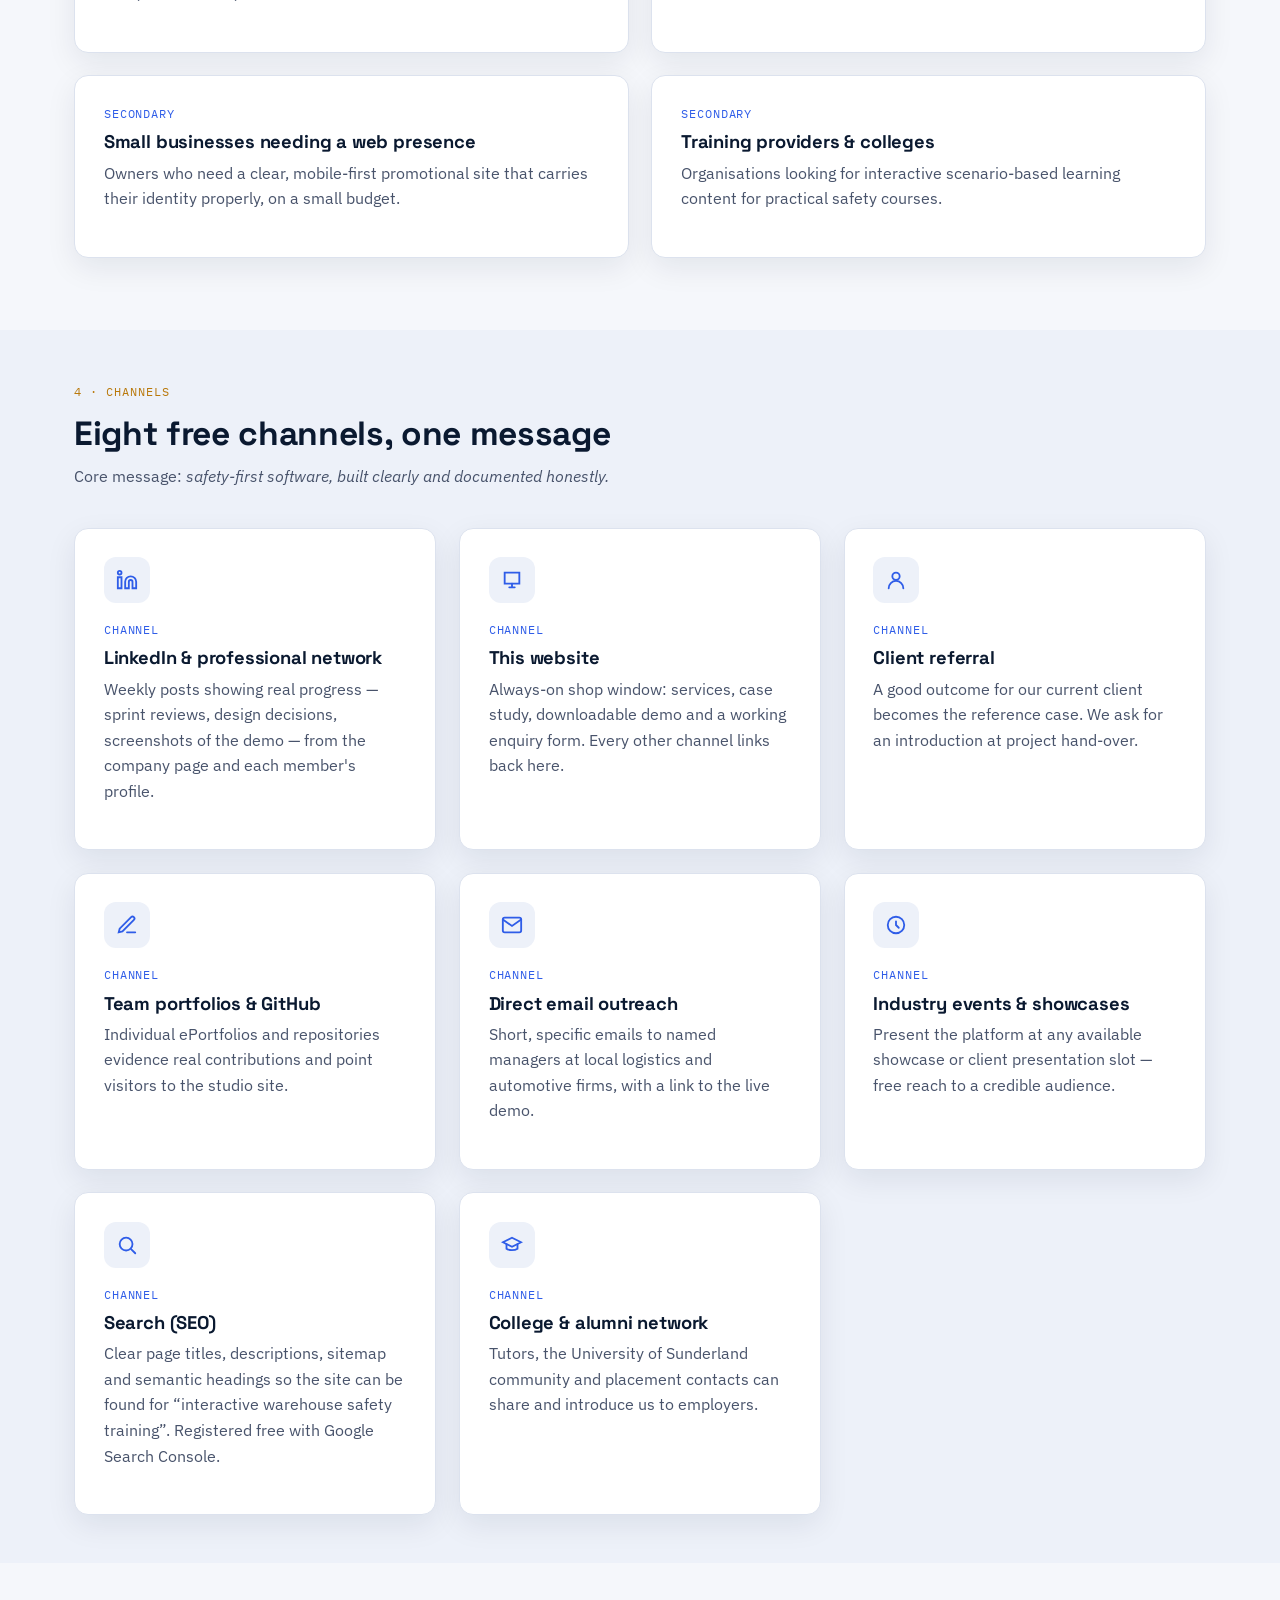
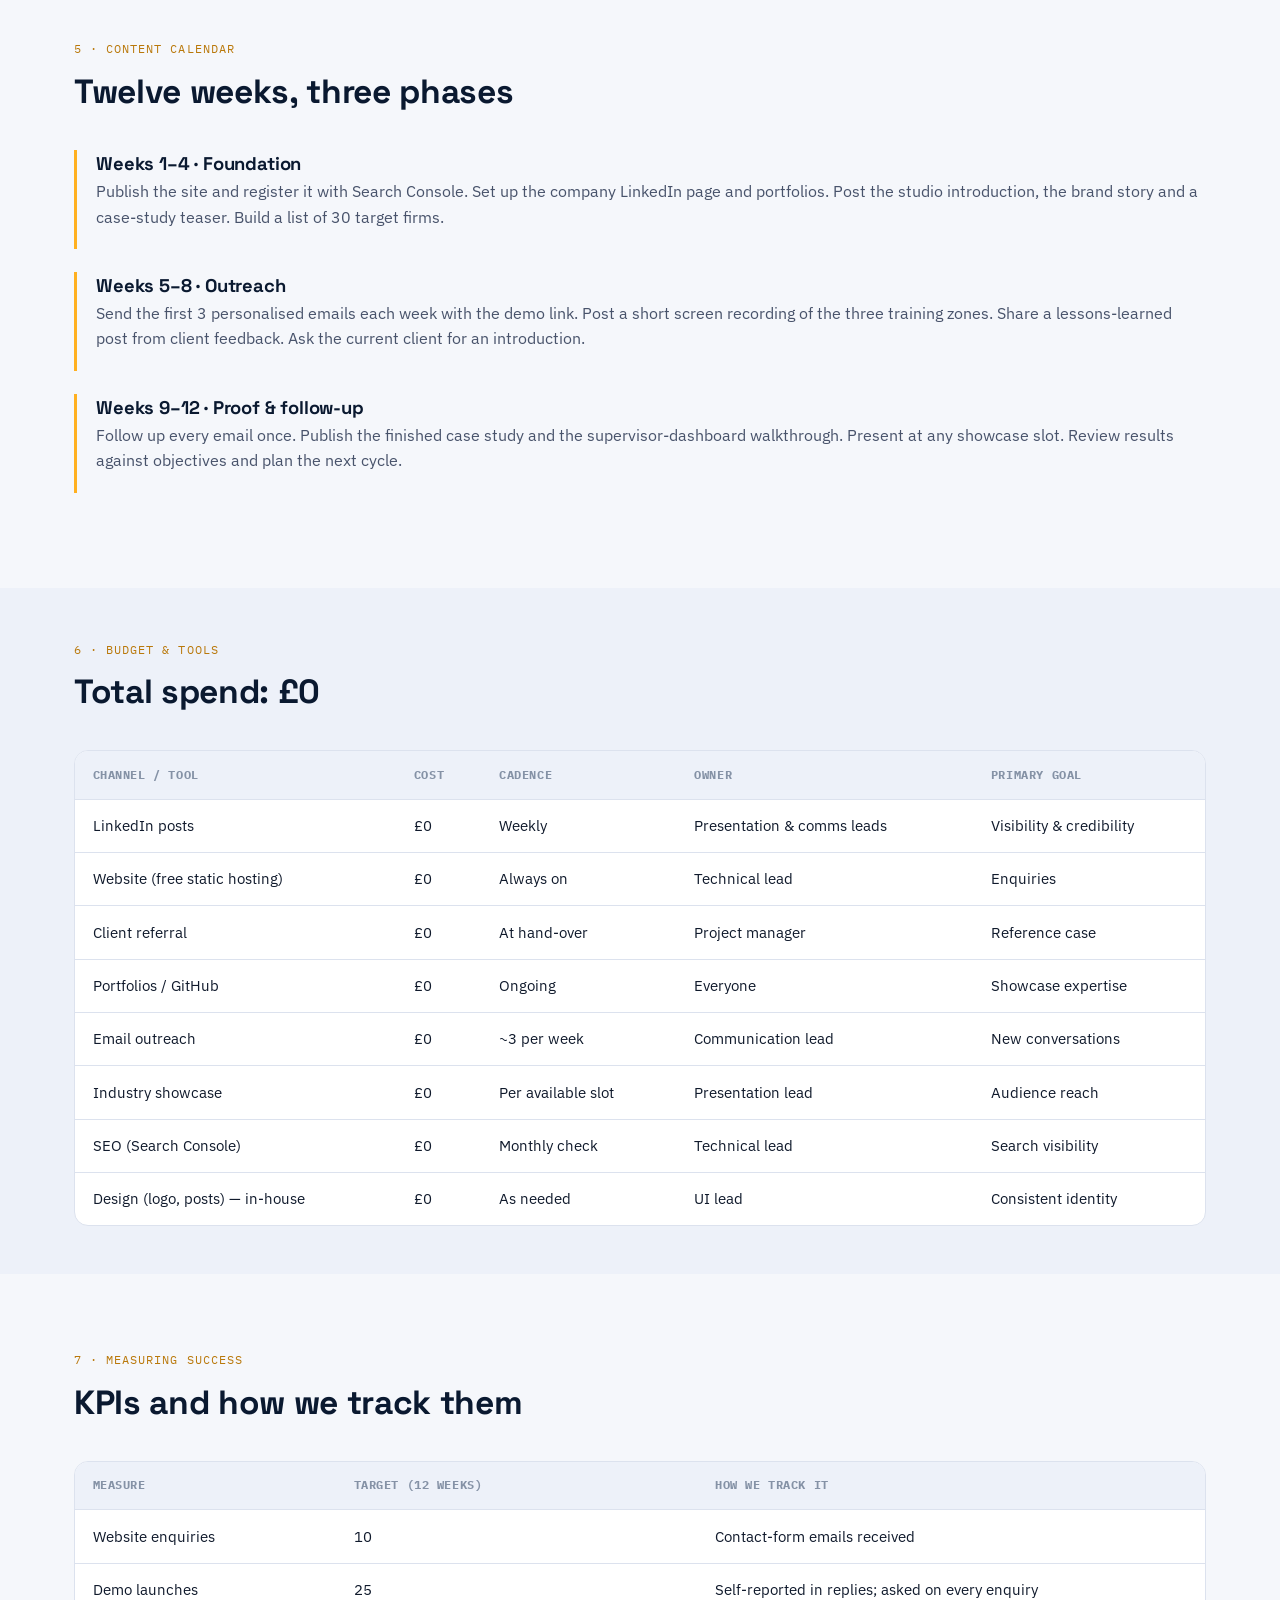
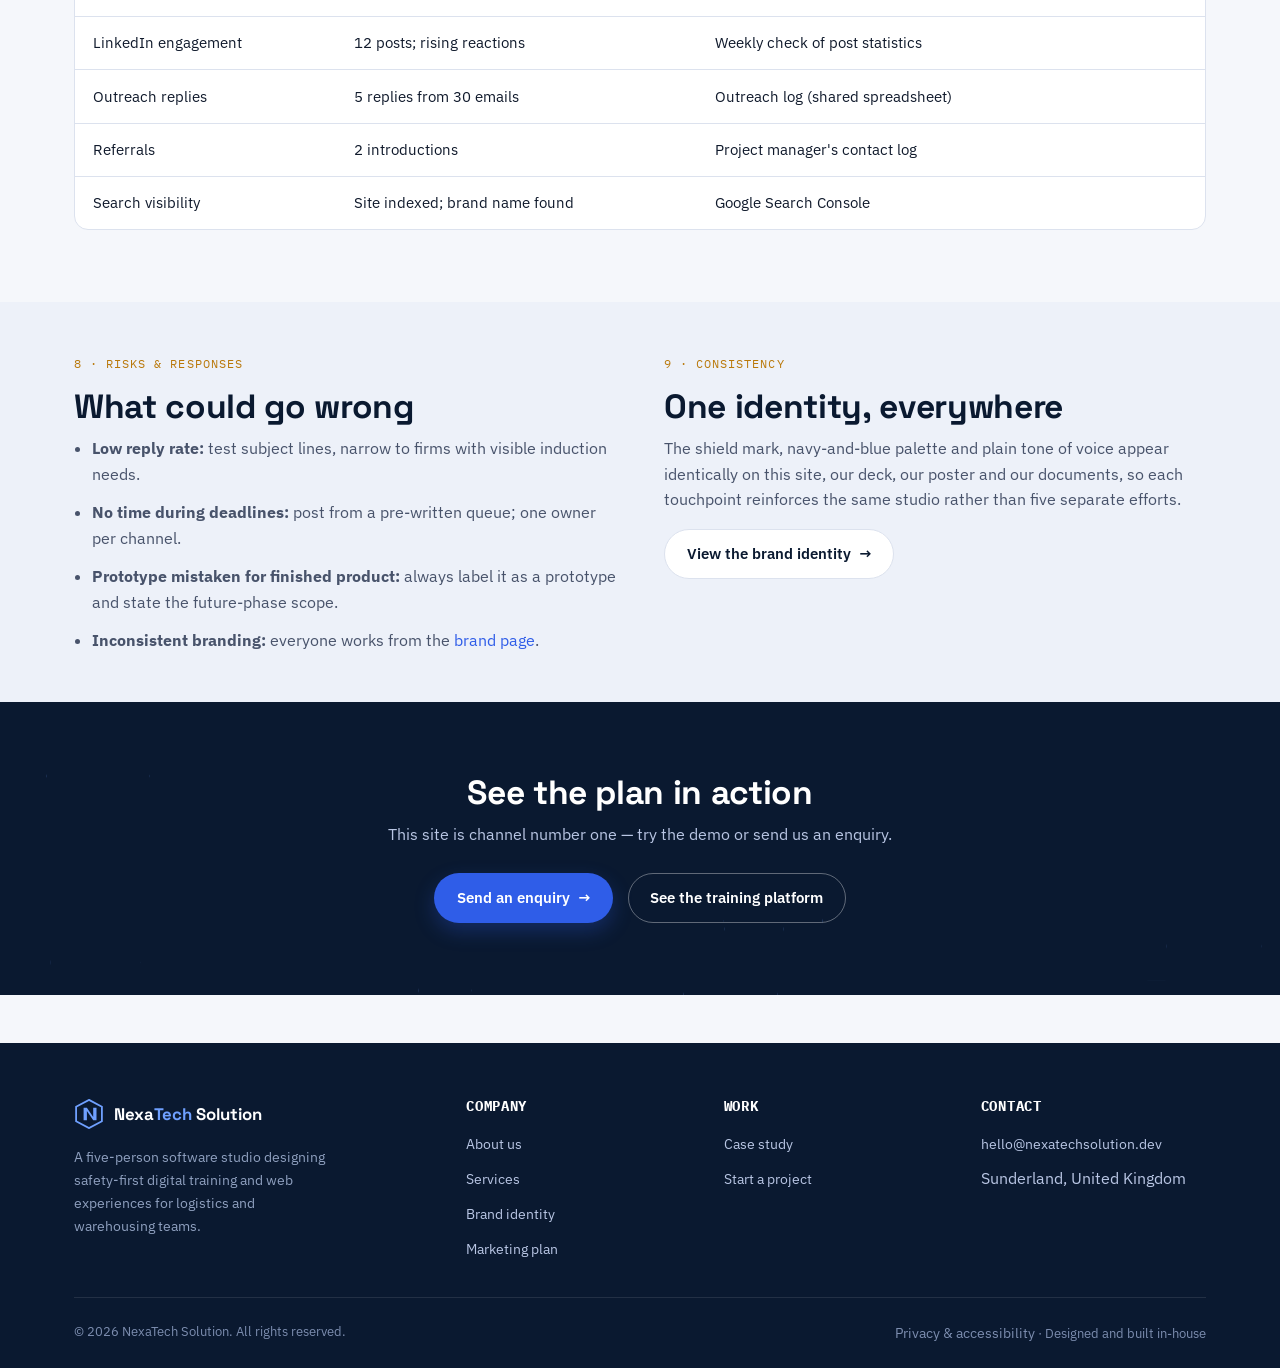
<file: marketing.html>
<!DOCTYPE html>
<html lang="en">
<head>
<meta charset="UTF-8">
<meta name="viewport" content="width=device-width, initial-scale=1.0">
<title>Zero-budget marketing plan — NexaTech Solution</title>
<meta name="description" content="NexaTech Solution's finalised zero-budget marketing plan: objectives, audience, channels, content calendar, KPIs and risks.">
<link rel="icon" type="image/svg+xml" href="assets/favicon.svg">
<meta name="theme-color" content="#0A1930">
<meta property="og:type" content="website">
<meta property="og:site_name" content="NexaTech Solution">
<meta property="og:title" content="NexaTech Solution — safety-first software for logistics &amp; warehousing teams">
<meta property="og:description" content="Interactive health &amp; safety training platforms and promotional websites, built by a five-person software studio in Sunderland, UK.">
<meta property="og:image" content="assets/logo-lockup.svg">
<link rel="stylesheet" href="css/style.css">
</head>
<body>
<a class="skip-link" href="#main">Skip to content</a>

<header class="site-header">
  <nav class="nav">
    <a class="brand" href="index.html" aria-label="NexaTech Solution home">
      <svg viewBox="0 0 100 100" aria-hidden="true">
        <defs><linearGradient id="ng1" x1="0" y1="0" x2="1" y2="1"><stop offset="0" stop-color="#6FA0FF"/><stop offset="1" stop-color="#1B3FB8"/></linearGradient></defs>
        <polygon points="50,3 93,26 93,74 50,97 7,74 7,26" fill="none" stroke="url(#ng1)" stroke-width="6"/>
        <path d="M32 71 L32 29 L43 29 L64 60 L64 29 L75 29 L75 71 L64 71 L43 40 L43 71 Z" fill="url(#ng1)"/>
      </svg>
      <span class="brand-word">Nexa<span>Tech</span> Solution</span>
    </a>
    <button class="nav-toggle" aria-label="Toggle navigation menu" aria-expanded="false"><span></span><span></span><span></span></button>
    <ul class="nav-links">
      <li><a href="index.html">Home</a></li>
      <li><a href="about.html">About</a></li>
      <li><a href="services.html">Services</a></li>
      <li><a href="training-platform.html">Training Platform</a></li>
      <li><a href="project.html">Case Study</a></li>
      <li><a href="marketing.html" aria-current="page">Marketing Plan</a></li>
      <li><a href="contact.html">Contact</a></li>
    </ul>
    <div class="nav-cta">
      <a class="btn btn-primary" href="contact.html">Start a project <span class="btn-arrow">→</span></a>
    </div>
  </nav>
</header>

<main id="main">
  <section class="hero on-dark" style="padding-bottom:4rem;">
    <div class="hex-field" data-count="14" data-seed="marketing" aria-hidden="true"></div>
    <div class="wrap" style="position:relative;z-index:2;max-width:760px;">
      <p class="eyebrow">Zero-budget marketing plan</p>
      <h1>Winning clients without spending a penny.</h1>
      <p class="lede">Our finalised plan: who we are talking to, what we say, where we say it, and how we'll know it's working. Every line item costs £0.</p>
    </div>
  </section>

  <section class="section-tight">
    <div class="wrap">
      <div class="no-print" style="display:flex;justify-content:flex-end;margin-bottom:1rem;"><button class="btn btn-secondary" type="button" data-print>Print or save as PDF ↓</button></div>
      <div class="two-col" style="align-items:flex-start;">
        <div class="reveal">
          <p class="eyebrow">1 · Situation &amp; principle</p>
          <h2>Proof over promotion</h2>
          <p>As a new five-person student software studio we cannot outspend an agency, so we don't try. Our strongest marketing asset is real, documented work: a live client brief, a working training-platform prototype, and this website. Every channel below uses things we already have.</p>
        </div>
        <div class="reveal card" style="background:var(--paper-dim);border:none;">
          <p class="tag">Positioning statement</p>
          <p style="color:var(--navy);font-size:1.1rem;margin:0;">For logistics and warehousing teams that need new starters trained safely and quickly, NexaTech Solution builds interactive, scenario-based training and clear promotional websites — delivered by a small, accountable team that documents everything it does.</p>
        </div>
      </div>
    </div>
  </section>

  <section class="section-tight" style="background:var(--paper-dim);">
    <div class="wrap">
      <div class="section-head reveal"><p class="eyebrow">2 · SMART objectives</p><h2>What we aim to achieve in 12 weeks</h2></div>
      <div class="kpi-grid">
        <div class="kpi reveal"><b>10</b><span>qualified enquiries via the website form</span></div>
        <div class="kpi reveal"><b>12</b><span>LinkedIn progress posts, one per week</span></div>
        <div class="kpi reveal"><b>30</b><span>personalised outreach emails (about 3 a week)</span></div>
        <div class="kpi reveal"><b>2</b><span>referral introductions from current contacts</span></div>
      </div>
      <p class="reveal" style="margin-top:1.2rem;font-size:.9rem;">Targets are planning goals set by the team, reviewed at each weekly meeting.</p>
    </div>
  </section>

  <section>
    <div class="wrap">
      <div class="section-head reveal"><p class="eyebrow">3 · Target audience</p><h2>Who we are talking to</h2></div>
      <div class="grid grid-2">
        <div class="card reveal"><p class="tag">Primary</p><h3>Logistics &amp; warehousing SMEs</h3><p>Operations and health-and-safety managers who induct new staff and are tired of handbooks that get signed and forgotten. Pain point: slow, inconsistent, hard-to-evidence induction.</p></div>
        <div class="card reveal"><p class="tag">Primary</p><h3>Automotive supply-chain firms</h3><p>Parts storage and distribution sites with forklifts, COSHH materials and shared walkways — the exact zones our demo covers.</p></div>
        <div class="card reveal"><p class="tag">Secondary</p><h3>Small businesses needing a web presence</h3><p>Owners who need a clear, mobile-first promotional site that carries their identity properly, on a small budget.</p></div>
        <div class="card reveal"><p class="tag">Secondary</p><h3>Training providers &amp; colleges</h3><p>Organisations looking for interactive scenario-based learning content for practical safety courses.</p></div>
      </div>
    </div>
  </section>

  <section class="section-tight" style="background:var(--paper-dim);">
    <div class="wrap">
      <div class="section-head reveal"><p class="eyebrow">4 · Channels</p><h2>Eight free channels, one message</h2><p>Core message: <em>safety-first software, built clearly and documented honestly.</em></p></div>
      <div class="grid grid-3">
<div class="card reveal"><div class="hex-icon"><svg viewBox="0 0 24 24" fill="none" stroke="currentColor" stroke-width="2" stroke-linecap="round"><path d="M16 8a6 6 0 016 6v7h-4v-7a2 2 0 00-4 0v7h-4v-7a6 6 0 016-6zM2 9h4v12H2zM4 2a2 2 0 110 4 2 2 0 010-4z"/></svg></div><p class="tag">Channel</p><h3>LinkedIn &amp; professional network</h3><p>Weekly posts showing real progress — sprint reviews, design decisions, screenshots of the demo — from the company page and each member's profile.</p></div><div class="card reveal"><div class="hex-icon"><svg viewBox="0 0 24 24" fill="none" stroke="currentColor" stroke-width="2" stroke-linecap="round"><path d="M4 4h16v12H4z"/><path d="M9 20h6M12 16v4"/></svg></div><p class="tag">Channel</p><h3>This website</h3><p>Always-on shop window: services, case study, downloadable demo and a working enquiry form. Every other channel links back here.</p></div><div class="card reveal"><div class="hex-icon"><svg viewBox="0 0 24 24" fill="none" stroke="currentColor" stroke-width="2" stroke-linecap="round"><circle cx="12" cy="8" r="4"/><path d="M4 21a8 8 0 0116 0"/></svg></div><p class="tag">Channel</p><h3>Client referral</h3><p>A good outcome for our current client becomes the reference case. We ask for an introduction at project hand-over.</p></div><div class="card reveal"><div class="hex-icon"><svg viewBox="0 0 24 24" fill="none" stroke="currentColor" stroke-width="2" stroke-linecap="round"><path d="M12 20h9M16.5 3.5a2.1 2.1 0 013 3L7 19l-4 1 1-4L16.5 3.5z"/></svg></div><p class="tag">Channel</p><h3>Team portfolios &amp; GitHub</h3><p>Individual ePortfolios and repositories evidence real contributions and point visitors to the studio site.</p></div><div class="card reveal"><div class="hex-icon"><svg viewBox="0 0 24 24" fill="none" stroke="currentColor" stroke-width="2" stroke-linecap="round"><path d="M22 6l-10 7L2 6"/><rect x="2" y="4" width="20" height="16" rx="2"/></svg></div><p class="tag">Channel</p><h3>Direct email outreach</h3><p>Short, specific emails to named managers at local logistics and automotive firms, with a link to the live demo.</p></div><div class="card reveal"><div class="hex-icon"><svg viewBox="0 0 24 24" fill="none" stroke="currentColor" stroke-width="2" stroke-linecap="round"><circle cx="12" cy="12" r="9"/><path d="M12 8v4l3 3"/></svg></div><p class="tag">Channel</p><h3>Industry events &amp; showcases</h3><p>Present the platform at any available showcase or client presentation slot — free reach to a credible audience.</p></div><div class="card reveal"><div class="hex-icon"><svg viewBox="0 0 24 24" fill="none" stroke="currentColor" stroke-width="2" stroke-linecap="round"><circle cx="11" cy="11" r="7"/><path d="M21 21l-4.3-4.3"/></svg></div><p class="tag">Channel</p><h3>Search (SEO)</h3><p>Clear page titles, descriptions, sitemap and semantic headings so the site can be found for “interactive warehouse safety training”. Registered free with Google Search Console.</p></div><div class="card reveal"><div class="hex-icon"><svg viewBox="0 0 24 24" fill="none" stroke="currentColor" stroke-width="2" stroke-linecap="round"><path d="M2 9l10-5 10 5-10 5z"/><path d="M6 11v5c3 2 9 2 12 0v-5"/></svg></div><p class="tag">Channel</p><h3>College &amp; alumni network</h3><p>Tutors, the University of Sunderland community and placement contacts can share and introduce us to employers.</p></div>
      </div>
    </div>
  </section>

  <section>
    <div class="wrap">
      <div class="section-head reveal"><p class="eyebrow">5 · Content calendar</p><h2>Twelve weeks, three phases</h2></div>
      <div class="phase reveal"><h3>Weeks 1–4 · Foundation</h3><p>Publish the site and register it with Search Console. Set up the company LinkedIn page and portfolios. Post the studio introduction, the brand story and a case-study teaser. Build a list of 30 target firms.</p></div>
      <div class="phase reveal"><h3>Weeks 5–8 · Outreach</h3><p>Send the first 3 personalised emails each week with the demo link. Post a short screen recording of the three training zones. Share a lessons-learned post from client feedback. Ask the current client for an introduction.</p></div>
      <div class="phase reveal"><h3>Weeks 9–12 · Proof &amp; follow-up</h3><p>Follow up every email once. Publish the finished case study and the supervisor-dashboard walkthrough. Present at any showcase slot. Review results against objectives and plan the next cycle.</p></div>
    </div>
  </section>

  <section class="section-tight" style="background:var(--paper-dim);">
    <div class="wrap">
      <div class="section-head reveal"><p class="eyebrow">6 · Budget &amp; tools</p><h2>Total spend: £0</h2></div>
      <div class="table-wrap reveal">
        <table>
          <thead><tr><th>Channel / tool</th><th>Cost</th><th>Cadence</th><th>Owner</th><th>Primary goal</th></tr></thead>
          <tbody>
            <tr><td>LinkedIn posts</td><td>£0</td><td>Weekly</td><td>Presentation &amp; comms leads</td><td>Visibility &amp; credibility</td></tr>
            <tr><td>Website (free static hosting)</td><td>£0</td><td>Always on</td><td>Technical lead</td><td>Enquiries</td></tr>
            <tr><td>Client referral</td><td>£0</td><td>At hand-over</td><td>Project manager</td><td>Reference case</td></tr>
            <tr><td>Portfolios / GitHub</td><td>£0</td><td>Ongoing</td><td>Everyone</td><td>Showcase expertise</td></tr>
            <tr><td>Email outreach</td><td>£0</td><td>~3 per week</td><td>Communication lead</td><td>New conversations</td></tr>
            <tr><td>Industry showcase</td><td>£0</td><td>Per available slot</td><td>Presentation lead</td><td>Audience reach</td></tr>
            <tr><td>SEO (Search Console)</td><td>£0</td><td>Monthly check</td><td>Technical lead</td><td>Search visibility</td></tr>
            <tr><td>Design (logo, posts) — in-house</td><td>£0</td><td>As needed</td><td>UI lead</td><td>Consistent identity</td></tr>
          </tbody>
        </table>
      </div>
    </div>
  </section>

  <section>
    <div class="wrap">
      <div class="section-head reveal"><p class="eyebrow">7 · Measuring success</p><h2>KPIs and how we track them</h2></div>
      <div class="table-wrap reveal">
        <table>
          <thead><tr><th>Measure</th><th>Target (12 weeks)</th><th>How we track it</th></tr></thead>
          <tbody>
            <tr><td>Website enquiries</td><td>10</td><td>Contact-form emails received</td></tr>
            <tr><td>Demo launches</td><td>25</td><td>Self-reported in replies; asked on every enquiry</td></tr>
            <tr><td>LinkedIn engagement</td><td>12 posts; rising reactions</td><td>Weekly check of post statistics</td></tr>
            <tr><td>Outreach replies</td><td>5 replies from 30 emails</td><td>Outreach log (shared spreadsheet)</td></tr>
            <tr><td>Referrals</td><td>2 introductions</td><td>Project manager's contact log</td></tr>
            <tr><td>Search visibility</td><td>Site indexed; brand name found</td><td>Google Search Console</td></tr>
          </tbody>
        </table>
      </div>
    </div>
  </section>

  <section class="section-tight" style="background:var(--paper-dim);">
    <div class="wrap two-col" style="align-items:flex-start;">
      <div class="reveal">
        <p class="eyebrow">8 · Risks &amp; responses</p>
        <h2>What could go wrong</h2>
        <ul style="padding-left:1.1em;color:var(--ink-soft);display:grid;gap:.8rem;">
          <li><strong>Low reply rate:</strong> test subject lines, narrow to firms with visible induction needs.</li>
          <li><strong>No time during deadlines:</strong> post from a pre-written queue; one owner per channel.</li>
          <li><strong>Prototype mistaken for finished product:</strong> always label it as a prototype and state the future-phase scope.</li>
          <li><strong>Inconsistent branding:</strong> everyone works from the <a href="brand.html">brand page</a>.</li>
        </ul>
      </div>
      <div class="reveal">
        <p class="eyebrow">9 · Consistency</p>
        <h2>One identity, everywhere</h2>
        <p>The shield mark, navy-and-blue palette and plain tone of voice appear identically on this site, our deck, our poster and our documents, so each touchpoint reinforces the same studio rather than five separate efforts.</p>
        <a class="btn btn-secondary" href="brand.html">View the brand identity <span class="btn-arrow">→</span></a>
      </div>
    </div>
  </section>

  <section class="band-dark no-print">
    <div class="hex-field" data-count="10" data-seed="marketing-cta" aria-hidden="true"></div>
    <div class="wrap" style="position:relative;z-index:2;text-align:center;">
      <h2>See the plan in action</h2>
      <p style="max-width:52ch;margin:0 auto 1.6rem;">This site is channel number one — try the demo or send us an enquiry.</p>
      <div class="hero-actions" style="justify-content:center;"><a class="btn btn-primary" href="contact.html">Send an enquiry <span class="btn-arrow">→</span></a><a class="btn btn-ghost" href="training-platform.html">See the training platform</a></div>
    </div>
  </section>
</main>

<footer class="site-footer">
  <div class="wrap">
    <div class="footer-grid">
      <div>
        <a class="brand" href="index.html">
          <svg viewBox="0 0 100 100" aria-hidden="true" style="width:30px;height:30px;">
            <polygon points="50,3 93,26 93,74 50,97 7,74 7,26" fill="none" stroke="#6FA0FF" stroke-width="6"/>
            <path d="M32 71 L32 29 L43 29 L64 60 L64 29 L75 29 L75 71 L64 71 L43 40 L43 71 Z" fill="#6FA0FF"/>
          </svg>
          <span class="brand-word" style="color:#fff;">Nexa<span style="color:var(--blue-light);">Tech</span> Solution</span>
        </a>
        <p style="margin-top:1rem;max-width:32ch;color:#8fa0bf;font-size:.9rem;">A five-person software studio designing safety-first digital training and web experiences for logistics and warehousing teams.</p>
      </div>
      <div>
        <h4>Company</h4>
        <ul>
          <li><a href="about.html">About us</a></li>
          <li><a href="services.html">Services</a></li>
          <li><a href="brand.html">Brand identity</a></li>
          <li><a href="marketing.html">Marketing plan</a></li>
        </ul>
      </div>
      <div>
        <h4>Work</h4>
        <ul>
          <li><a href="project.html">Case study</a></li>
          <li><a href="contact.html">Start a project</a></li>
        </ul>
      </div>
      <div>
        <h4>Contact</h4>
        <ul>
          <li><a href="mailto:hello@nexatechsolution.dev">hello@nexatechsolution.dev</a></li>
          <li>Sunderland, United Kingdom</li>
        </ul>
      </div>
    </div>
    <div class="footer-bottom">
      <span>© <span data-year></span> NexaTech Solution. All rights reserved.</span>
      <span><a href="privacy.html" style="color:#7C8DAF;">Privacy &amp; accessibility</a> · Designed and built in-house</span>
    </div>
  </div>
</footer>

<script src="js/main.js"></script>
</body>
</html>
</file>
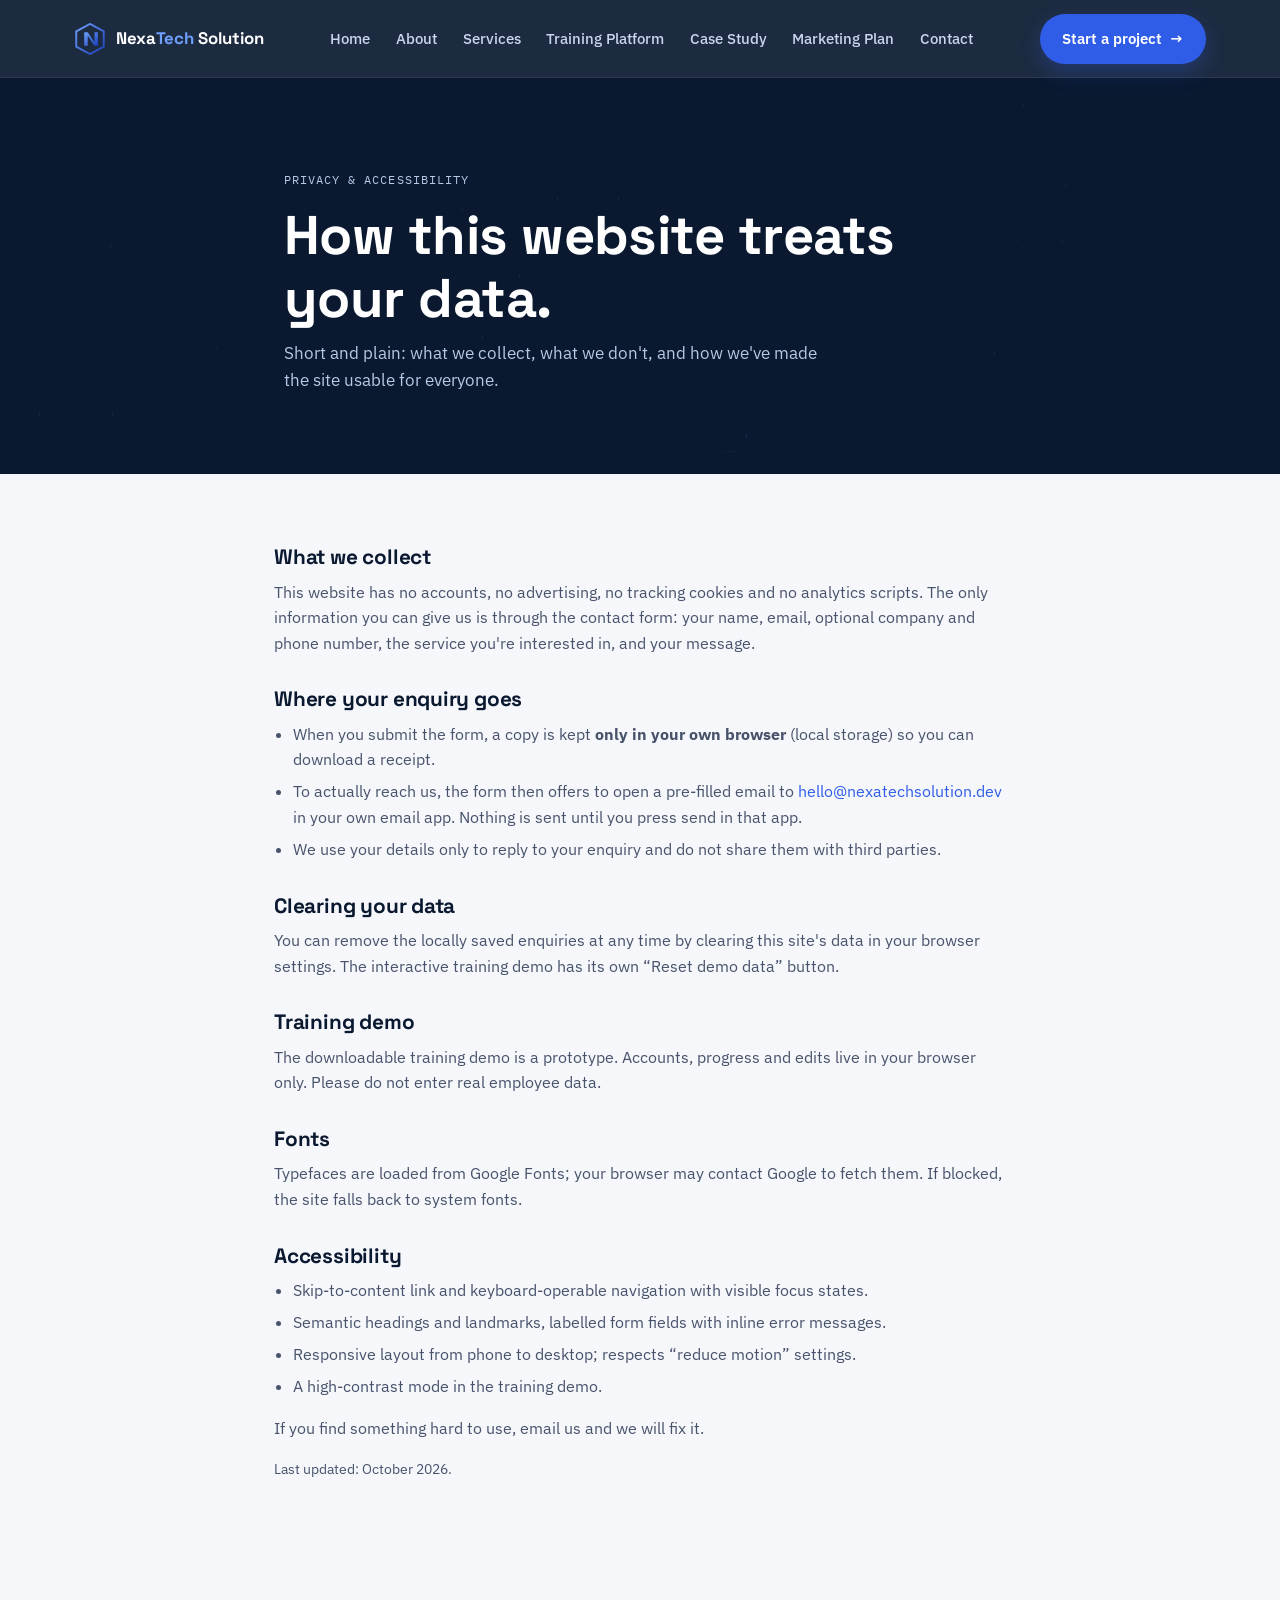
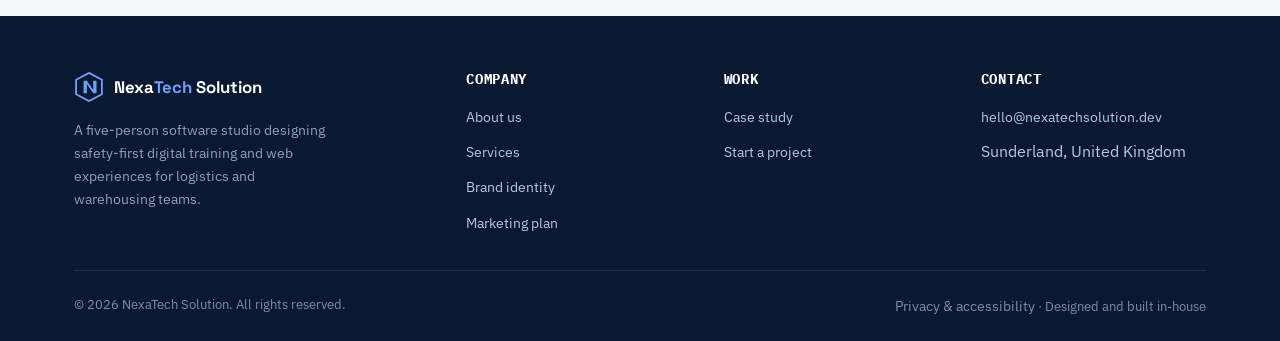
<file: privacy.html>
<!DOCTYPE html>
<html lang="en">
<head>
<meta charset="UTF-8">
<meta name="viewport" content="width=device-width, initial-scale=1.0">
<title>Privacy & accessibility — NexaTech Solution</title>
<meta name="description" content="How the NexaTech Solution website handles your data and how it supports accessibility.">
<link rel="icon" type="image/svg+xml" href="assets/favicon.svg">
<meta name="theme-color" content="#0A1930">
<meta property="og:type" content="website">
<meta property="og:site_name" content="NexaTech Solution">
<meta property="og:title" content="NexaTech Solution — safety-first software for logistics &amp; warehousing teams">
<meta property="og:description" content="Interactive health &amp; safety training platforms and promotional websites, built by a five-person software studio in Sunderland, UK.">
<meta property="og:image" content="assets/logo-lockup.svg">
<link rel="stylesheet" href="css/style.css">
</head>
<body>
<a class="skip-link" href="#main">Skip to content</a>

<header class="site-header">
  <nav class="nav">
    <a class="brand" href="index.html" aria-label="NexaTech Solution home">
      <svg viewBox="0 0 100 100" aria-hidden="true">
        <defs><linearGradient id="ng1" x1="0" y1="0" x2="1" y2="1"><stop offset="0" stop-color="#6FA0FF"/><stop offset="1" stop-color="#1B3FB8"/></linearGradient></defs>
        <polygon points="50,3 93,26 93,74 50,97 7,74 7,26" fill="none" stroke="url(#ng1)" stroke-width="6"/>
        <path d="M32 71 L32 29 L43 29 L64 60 L64 29 L75 29 L75 71 L64 71 L43 40 L43 71 Z" fill="url(#ng1)"/>
      </svg>
      <span class="brand-word">Nexa<span>Tech</span> Solution</span>
    </a>
    <button class="nav-toggle" aria-label="Toggle navigation menu" aria-expanded="false"><span></span><span></span><span></span></button>
    <ul class="nav-links">
      <li><a href="index.html">Home</a></li>
      <li><a href="about.html">About</a></li>
      <li><a href="services.html">Services</a></li>
      <li><a href="training-platform.html">Training Platform</a></li>
      <li><a href="project.html">Case Study</a></li>
      <li><a href="marketing.html">Marketing Plan</a></li>
      <li><a href="contact.html">Contact</a></li>
    </ul>
    <div class="nav-cta">
      <a class="btn btn-primary" href="contact.html">Start a project <span class="btn-arrow">→</span></a>
    </div>
  </nav>
</header>

<main id="main">
  <section class="hero on-dark" style="padding-bottom:4rem;">
    <div class="hex-field" data-count="14" data-seed="privacy" aria-hidden="true"></div>
    <div class="wrap" style="position:relative;z-index:2;max-width:760px;">
      <p class="eyebrow">Privacy &amp; accessibility</p>
      <h1>How this website treats your data.</h1>
      <p class="lede">Short and plain: what we collect, what we don't, and how we've made the site usable for everyone.</p>
    </div>
  </section>

  <section>
    <div class="wrap legal" style="max-width:780px;">
      <h2 style="margin-top:0">What we collect</h2>
      <p>This website has no accounts, no advertising, no tracking cookies and no analytics scripts. The only information you can give us is through the contact form: your name, email, optional company and phone number, the service you're interested in, and your message.</p>
      <h2>Where your enquiry goes</h2>
      <ul>
        <li>When you submit the form, a copy is kept <strong>only in your own browser</strong> (local storage) so you can download a receipt.</li>
        <li>To actually reach us, the form then offers to open a pre-filled email to <a href="mailto:hello@nexatechsolution.dev">hello@nexatechsolution.dev</a> in your own email app. Nothing is sent until you press send in that app.</li>
        <li>We use your details only to reply to your enquiry and do not share them with third parties.</li>
      </ul>
      <h2>Clearing your data</h2>
      <p>You can remove the locally saved enquiries at any time by clearing this site's data in your browser settings. The interactive training demo has its own “Reset demo data” button.</p>
      <h2>Training demo</h2>
      <p>The downloadable training demo is a prototype. Accounts, progress and edits live in your browser only. Please do not enter real employee data.</p>
      <h2>Fonts</h2>
      <p>Typefaces are loaded from Google Fonts; your browser may contact Google to fetch them. If blocked, the site falls back to system fonts.</p>
      <h2>Accessibility</h2>
      <ul>
        <li>Skip-to-content link and keyboard-operable navigation with visible focus states.</li>
        <li>Semantic headings and landmarks, labelled form fields with inline error messages.</li>
        <li>Responsive layout from phone to desktop; respects “reduce motion” settings.</li>
        <li>A high-contrast mode in the training demo.</li>
      </ul>
      <p>If you find something hard to use, email us and we will fix it.</p>
      <p style="font-size:.9rem;">Last updated: October 2026.</p>
    </div>
  </section>
</main>

<footer class="site-footer">
  <div class="wrap">
    <div class="footer-grid">
      <div>
        <a class="brand" href="index.html">
          <svg viewBox="0 0 100 100" aria-hidden="true" style="width:30px;height:30px;">
            <polygon points="50,3 93,26 93,74 50,97 7,74 7,26" fill="none" stroke="#6FA0FF" stroke-width="6"/>
            <path d="M32 71 L32 29 L43 29 L64 60 L64 29 L75 29 L75 71 L64 71 L43 40 L43 71 Z" fill="#6FA0FF"/>
          </svg>
          <span class="brand-word" style="color:#fff;">Nexa<span style="color:var(--blue-light);">Tech</span> Solution</span>
        </a>
        <p style="margin-top:1rem;max-width:32ch;color:#8fa0bf;font-size:.9rem;">A five-person software studio designing safety-first digital training and web experiences for logistics and warehousing teams.</p>
      </div>
      <div>
        <h4>Company</h4>
        <ul>
          <li><a href="about.html">About us</a></li>
          <li><a href="services.html">Services</a></li>
          <li><a href="brand.html">Brand identity</a></li>
          <li><a href="marketing.html">Marketing plan</a></li>
        </ul>
      </div>
      <div>
        <h4>Work</h4>
        <ul>
          <li><a href="project.html">Case study</a></li>
          <li><a href="contact.html">Start a project</a></li>
        </ul>
      </div>
      <div>
        <h4>Contact</h4>
        <ul>
          <li><a href="mailto:hello@nexatechsolution.dev">hello@nexatechsolution.dev</a></li>
          <li>Sunderland, United Kingdom</li>
        </ul>
      </div>
    </div>
    <div class="footer-bottom">
      <span>© <span data-year></span> NexaTech Solution. All rights reserved.</span>
      <span><a href="privacy.html" style="color:#7C8DAF;">Privacy &amp; accessibility</a> · Designed and built in-house</span>
    </div>
  </div>
</footer>

<script src="js/main.js"></script>
</body>
</html>
</file>
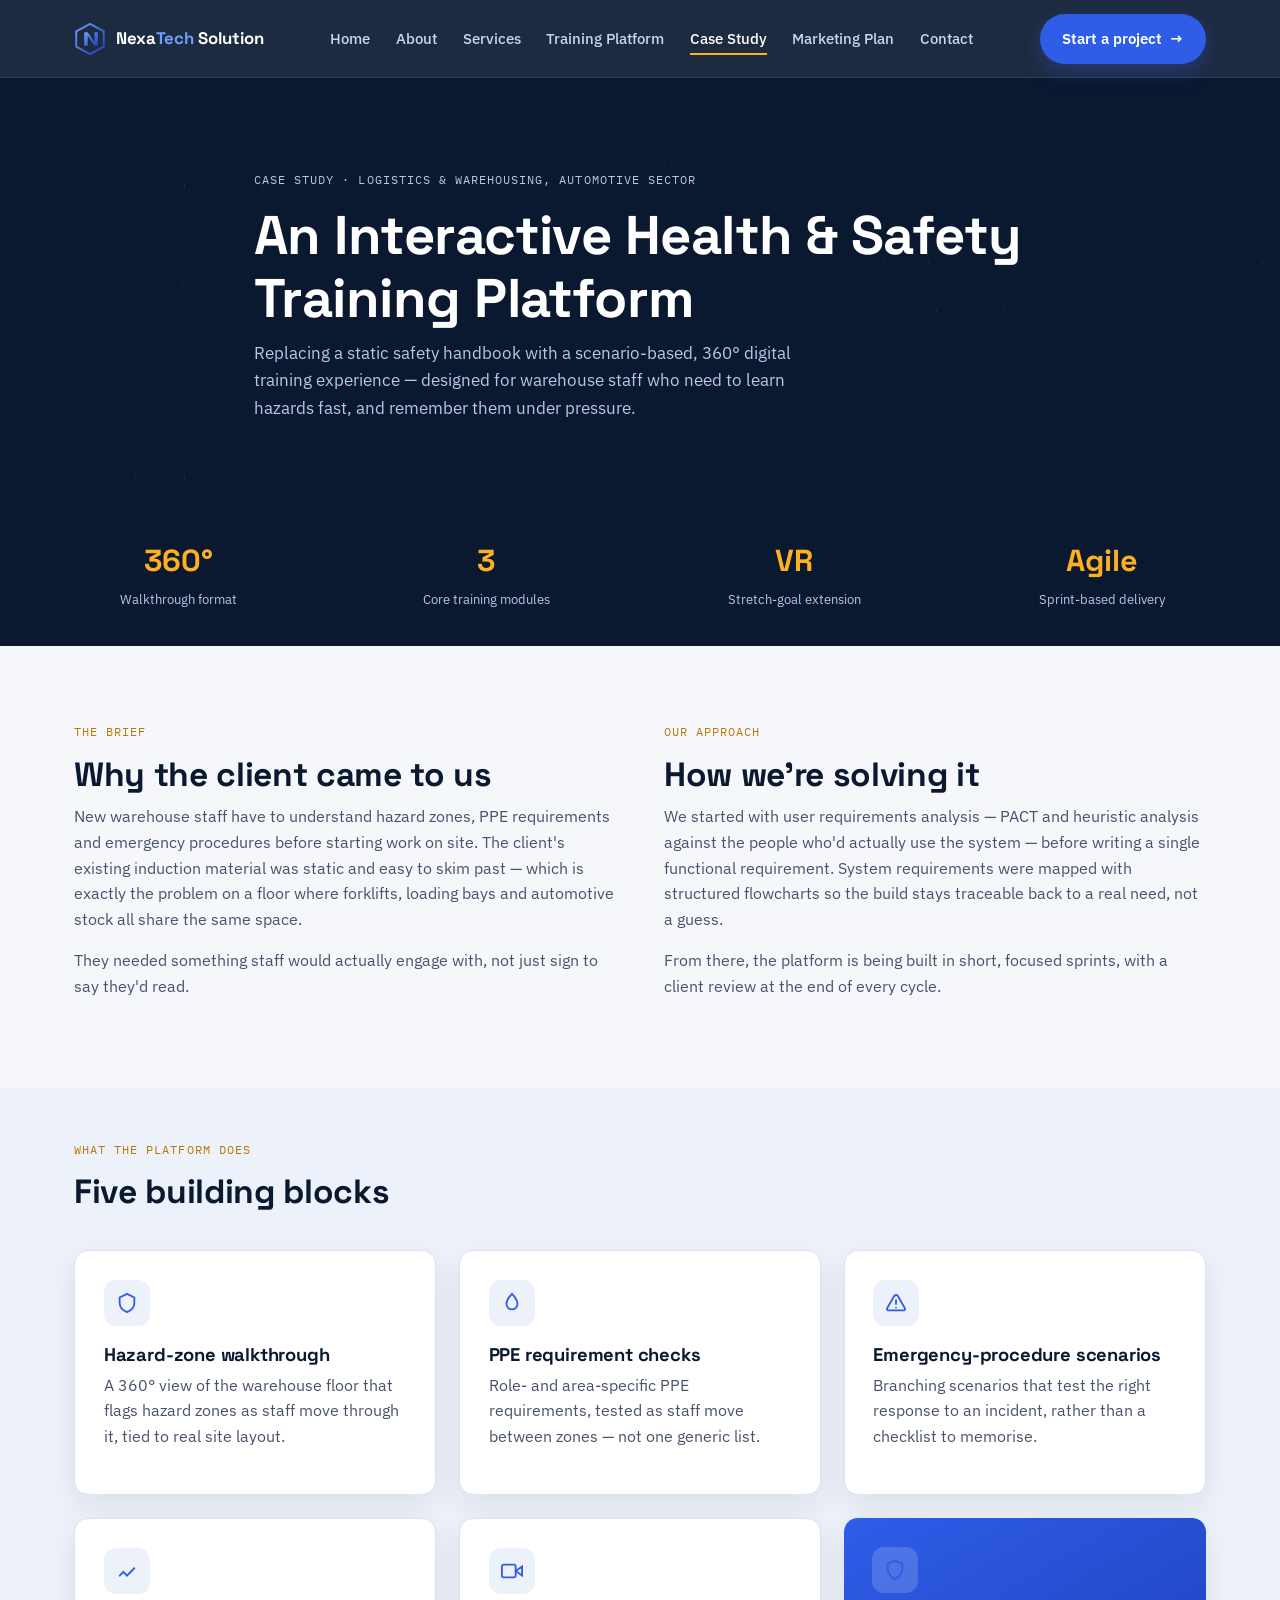
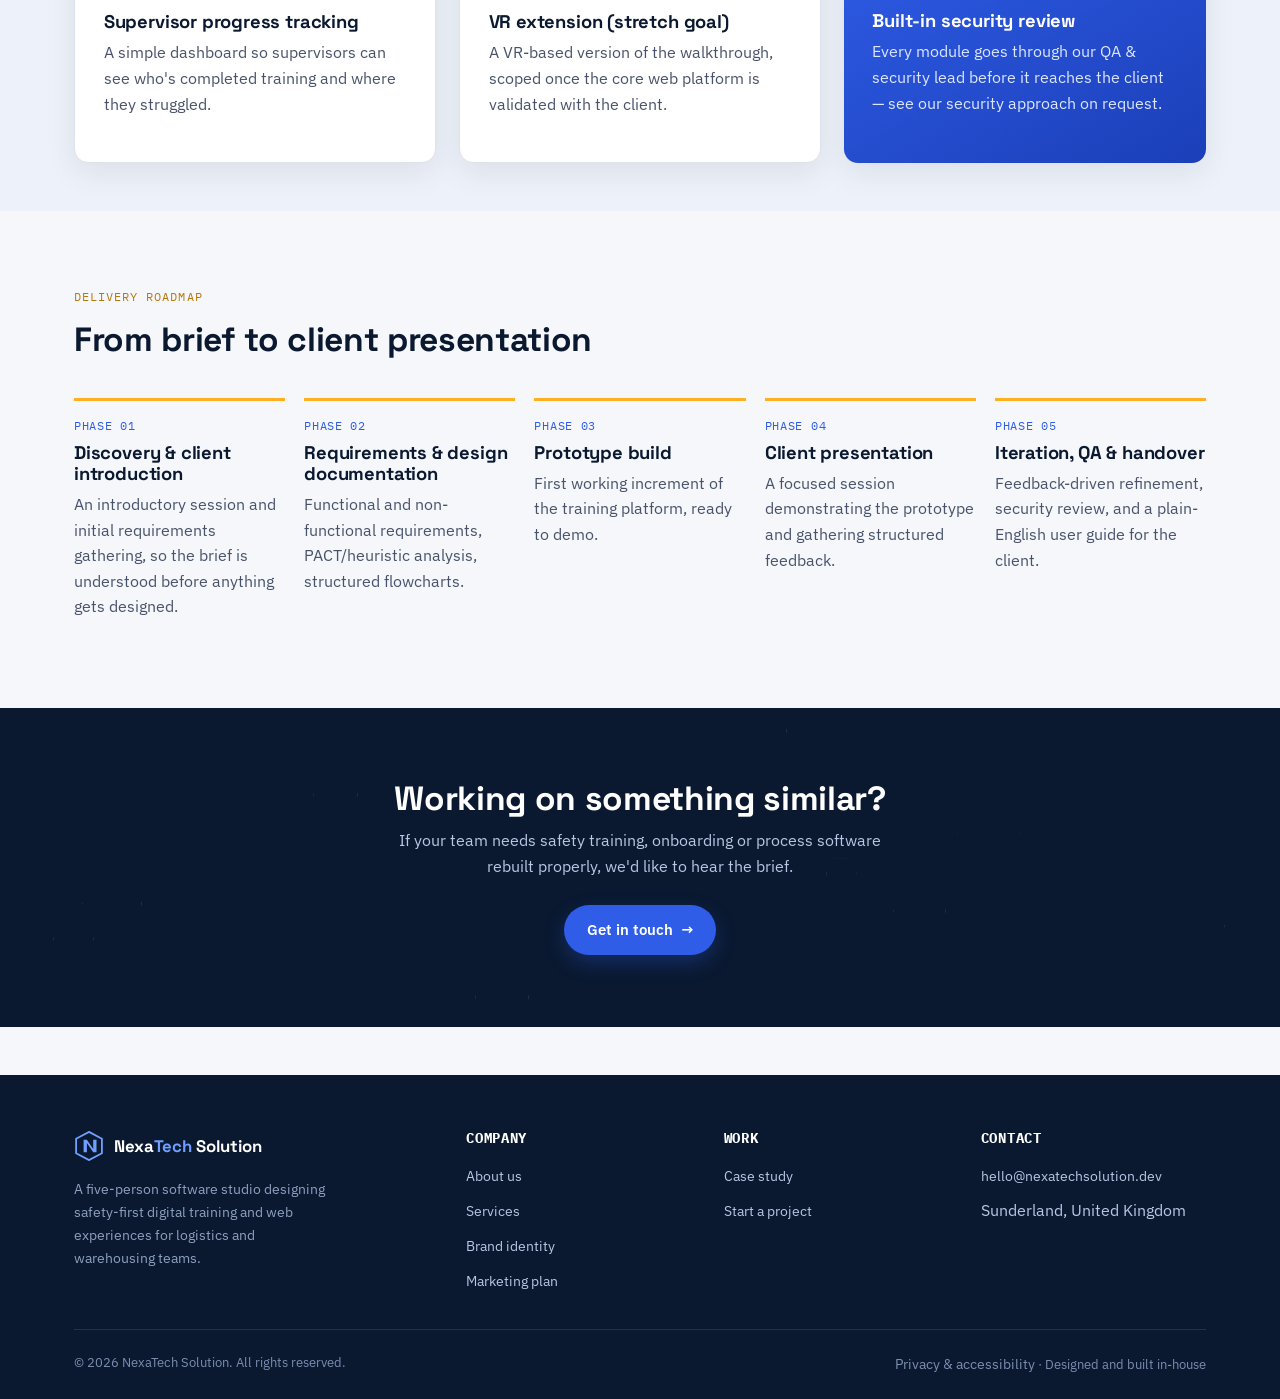
<file: project.html>
<!DOCTYPE html>
<html lang="en">
<head>
<meta charset="UTF-8">
<meta name="viewport" content="width=device-width, initial-scale=1.0">
<title>Case Study — Interactive Health &amp; Safety Training Platform | NexaTech Solution</title>
<meta name="description" content="How NexaTech Solution is designing an interactive health and safety training platform for a logistics and warehousing client in the automotive sector.">
<link rel="icon" type="image/svg+xml" href="assets/favicon.svg">
<meta name="theme-color" content="#0A1930">
<meta property="og:type" content="website">
<meta property="og:site_name" content="NexaTech Solution">
<meta property="og:title" content="NexaTech Solution — safety-first software for logistics &amp; warehousing teams">
<meta property="og:description" content="Interactive health &amp; safety training platforms and promotional websites, built by a five-person software studio in Sunderland, UK.">
<meta property="og:image" content="assets/logo-lockup.svg">
<link rel="stylesheet" href="css/style.css">
</head>
<body>
<a class="skip-link" href="#main">Skip to content</a>

<header class="site-header">
  <nav class="nav">
    <a class="brand" href="index.html" aria-label="NexaTech Solution home">
      <svg viewBox="0 0 100 100" aria-hidden="true">
        <defs><linearGradient id="ng1" x1="0" y1="0" x2="1" y2="1"><stop offset="0" stop-color="#6FA0FF"/><stop offset="1" stop-color="#1B3FB8"/></linearGradient></defs>
        <polygon points="50,3 93,26 93,74 50,97 7,74 7,26" fill="none" stroke="url(#ng1)" stroke-width="6"/>
        <path d="M32 71 L32 29 L43 29 L64 60 L64 29 L75 29 L75 71 L64 71 L43 40 L43 71 Z" fill="url(#ng1)"/>
      </svg>
      <span class="brand-word">Nexa<span>Tech</span> Solution</span>
    </a>
    <button class="nav-toggle" aria-label="Toggle navigation menu" aria-expanded="false"><span></span><span></span><span></span></button>
    <ul class="nav-links">
      <li><a href="index.html">Home</a></li>
      <li><a href="about.html">About</a></li>
      <li><a href="services.html">Services</a></li>
      <li><a href="training-platform.html">Training Platform</a></li>
      <li><a href="project.html" aria-current="page">Case Study</a></li>
      <li><a href="marketing.html">Marketing Plan</a></li>
      <li><a href="contact.html">Contact</a></li>
    </ul>
    <div class="nav-cta">
      <a class="btn btn-primary" href="contact.html">Start a project <span class="btn-arrow">→</span></a>
    </div>
  </nav>
</header>

<main id="main">

  <section class="hero on-dark" style="padding-bottom:4rem;">
    <div class="hex-field" data-count="14" data-seed="project" aria-hidden="true"></div>
    <div class="wrap" style="position:relative;z-index:2;max-width:820px;">
      <p class="eyebrow">Case study · Logistics &amp; Warehousing, Automotive Sector</p>
      <h1>An Interactive Health &amp; Safety Training Platform</h1>
      <p class="lede">Replacing a static safety handbook with a scenario-based, 360° digital training experience — designed for warehouse staff who need to learn hazards fast, and remember them under pressure.</p>
    </div>
  </section>

  <div class="stat-strip" style="background:var(--navy);">
    <div class="stat"><b>360°</b><span>Walkthrough format</span></div>
    <div class="stat"><b>3</b><span>Core training modules</span></div>
    <div class="stat"><b>VR</b><span>Stretch-goal extension</span></div>
    <div class="stat"><b>Agile</b><span>Sprint-based delivery</span></div>
  </div>

  <section>
    <div class="wrap two-col">
      <div class="reveal">
        <p class="eyebrow">The brief</p>
        <h2>Why the client came to us</h2>
        <p>New warehouse staff have to understand hazard zones, PPE requirements and emergency procedures before starting work on site. The client's existing induction material was static and easy to skim past — which is exactly the problem on a floor where forklifts, loading bays and automotive stock all share the same space.</p>
        <p>They needed something staff would actually engage with, not just sign to say they'd read.</p>
      </div>
      <div class="reveal">
        <p class="eyebrow">Our approach</p>
        <h2>How we're solving it</h2>
        <p>We started with user requirements analysis — PACT and heuristic analysis against the people who'd actually use the system — before writing a single functional requirement. System requirements were mapped with structured flowcharts so the build stays traceable back to a real need, not a guess.</p>
        <p>From there, the platform is being built in short, focused sprints, with a client review at the end of every cycle.</p>
      </div>
    </div>
  </section>

  <section class="section-tight" style="background:var(--paper-dim);">
    <div class="wrap">
      <div class="section-head reveal">
        <p class="eyebrow">What the platform does</p>
        <h2>Five building blocks</h2>
      </div>
      <div class="grid grid-3">
        <div class="card reveal">
          <div class="hex-icon"><svg viewBox="0 0 24 24" fill="none" stroke="currentColor" stroke-width="2" stroke-linecap="round"><path d="M12 2l8 4v6c0 5-3.5 8-8 10-4.5-2-8-5-8-10V6l8-4z"/></svg></div>
          <h3>Hazard-zone walkthrough</h3>
          <p>A 360° view of the warehouse floor that flags hazard zones as staff move through it, tied to real site layout.</p>
        </div>
        <div class="card reveal">
          <div class="hex-icon"><svg viewBox="0 0 24 24" fill="none" stroke="currentColor" stroke-width="2" stroke-linecap="round"><path d="M12 2C8 6 6 9 6 13a6 6 0 0012 0c0-4-2-7-6-11z"/></svg></div>
          <h3>PPE requirement checks</h3>
          <p>Role- and area-specific PPE requirements, tested as staff move between zones — not one generic list.</p>
        </div>
        <div class="card reveal">
          <div class="hex-icon"><svg viewBox="0 0 24 24" fill="none" stroke="currentColor" stroke-width="2" stroke-linecap="round"><path d="M12 9v4m0 4h.01M10.3 3.86l-8.2 14.2A1.5 1.5 0 003.5 20h17a1.5 1.5 0 001.4-1.94l-8.2-14.2a1.5 1.5 0 00-2.6 0z"/></svg></div>
          <h3>Emergency-procedure scenarios</h3>
          <p>Branching scenarios that test the right response to an incident, rather than a checklist to memorise.</p>
        </div>
        <div class="card reveal">
          <div class="hex-icon"><svg viewBox="0 0 24 24" fill="none" stroke="currentColor" stroke-width="2" stroke-linecap="round"><path d="M4 17l4-4 4 4 8-8"/></svg></div>
          <h3>Supervisor progress tracking</h3>
          <p>A simple dashboard so supervisors can see who's completed training and where they struggled.</p>
        </div>
        <div class="card reveal">
          <div class="hex-icon"><svg viewBox="0 0 24 24" fill="none" stroke="currentColor" stroke-width="2" stroke-linecap="round"><path d="M23 7l-7 5 7 5V7z"/><path d="M14 5H3a2 2 0 00-2 2v10a2 2 0 002 2h11a2 2 0 002-2V7a2 2 0 00-2-2z"/></svg></div>
          <h3>VR extension (stretch goal)</h3>
          <p>A VR-based version of the walkthrough, scoped once the core web platform is validated with the client.</p>
        </div>
        <div class="card reveal" style="background:linear-gradient(150deg,var(--blue),var(--blue-deep));color:#fff;border:none;">
          <div class="hex-icon" style="background:rgba(255,255,255,.16);"><svg viewBox="0 0 24 24" fill="none" stroke="currentColor" stroke-width="2" stroke-linecap="round"><path d="M12 22s8-4 8-11V5l-8-3-8 3v6c0 7 8 11 8 11z"/></svg></div>
          <h3 style="color:#fff;">Built-in security review</h3>
          <p style="color:#DCE6FF;">Every module goes through our QA &amp; security lead before it reaches the client — see our security approach on request.</p>
        </div>
      </div>
    </div>
  </section>

  <section>
    <div class="wrap">
      <div class="section-head reveal">
        <p class="eyebrow">Delivery roadmap</p>
        <h2>From brief to client presentation</h2>
      </div>
      <div class="timeline reveal">
        <div class="timeline-item"><p class="timeline-week">Phase 01</p><h3>Discovery &amp; client introduction</h3><p>An introductory session and initial requirements gathering, so the brief is understood before anything gets designed.</p></div>
        <div class="timeline-item"><p class="timeline-week">Phase 02</p><h3>Requirements &amp; design documentation</h3><p>Functional and non-functional requirements, PACT/heuristic analysis, structured flowcharts.</p></div>
        <div class="timeline-item"><p class="timeline-week">Phase 03</p><h3>Prototype build</h3><p>First working increment of the training platform, ready to demo.</p></div>
        <div class="timeline-item"><p class="timeline-week">Phase 04</p><h3>Client presentation</h3><p>A focused session demonstrating the prototype and gathering structured feedback.</p></div>
        <div class="timeline-item"><p class="timeline-week">Phase 05</p><h3>Iteration, QA &amp; handover</h3><p>Feedback-driven refinement, security review, and a plain-English user guide for the client.</p></div>
      </div>
    </div>
  </section>

  <section class="band-dark">
    <div class="hex-field" data-count="10" data-seed="project-cta" aria-hidden="true"></div>
    <div class="wrap" style="position:relative;z-index:2;text-align:center;">
      <h2>Working on something similar?</h2>
      <p style="max-width:52ch;margin:0 auto 1.6rem;">If your team needs safety training, onboarding or process software rebuilt properly, we'd like to hear the brief.</p>
      <a class="btn btn-primary" href="contact.html">Get in touch <span class="btn-arrow">→</span></a>
    </div>
  </section>

</main>

<footer class="site-footer">
  <div class="wrap">
    <div class="footer-grid">
      <div>
        <a class="brand" href="index.html">
          <svg viewBox="0 0 100 100" aria-hidden="true" style="width:30px;height:30px;">
            <polygon points="50,3 93,26 93,74 50,97 7,74 7,26" fill="none" stroke="#6FA0FF" stroke-width="6"/>
            <path d="M32 71 L32 29 L43 29 L64 60 L64 29 L75 29 L75 71 L64 71 L43 40 L43 71 Z" fill="#6FA0FF"/>
          </svg>
          <span class="brand-word" style="color:#fff;">Nexa<span style="color:var(--blue-light);">Tech</span> Solution</span>
        </a>
        <p style="margin-top:1rem;max-width:32ch;color:#8fa0bf;font-size:.9rem;">A five-person software studio designing safety-first digital training and web experiences for logistics and warehousing teams.</p>
      </div>
      <div>
        <h4>Company</h4>
        <ul>
          <li><a href="about.html">About us</a></li>
          <li><a href="services.html">Services</a></li>
          <li><a href="brand.html">Brand identity</a></li>
          <li><a href="marketing.html">Marketing plan</a></li>
        </ul>
      </div>
      <div>
        <h4>Work</h4>
        <ul>
          <li><a href="project.html">Case study</a></li>
          <li><a href="contact.html">Start a project</a></li>
        </ul>
      </div>
      <div>
        <h4>Contact</h4>
        <ul>
          <li><a href="mailto:hello@nexatechsolution.dev">hello@nexatechsolution.dev</a></li>
          <li>Sunderland, United Kingdom</li>
        </ul>
      </div>
    </div>
    <div class="footer-bottom">
      <span>© <span data-year></span> NexaTech Solution. All rights reserved.</span>
      <span><a href="privacy.html" style="color:#7C8DAF;">Privacy &amp; accessibility</a> · Designed and built in-house</span>
    </div>
  </div>
</footer>

<script src="js/main.js"></script>
</body>
</html>
</file>
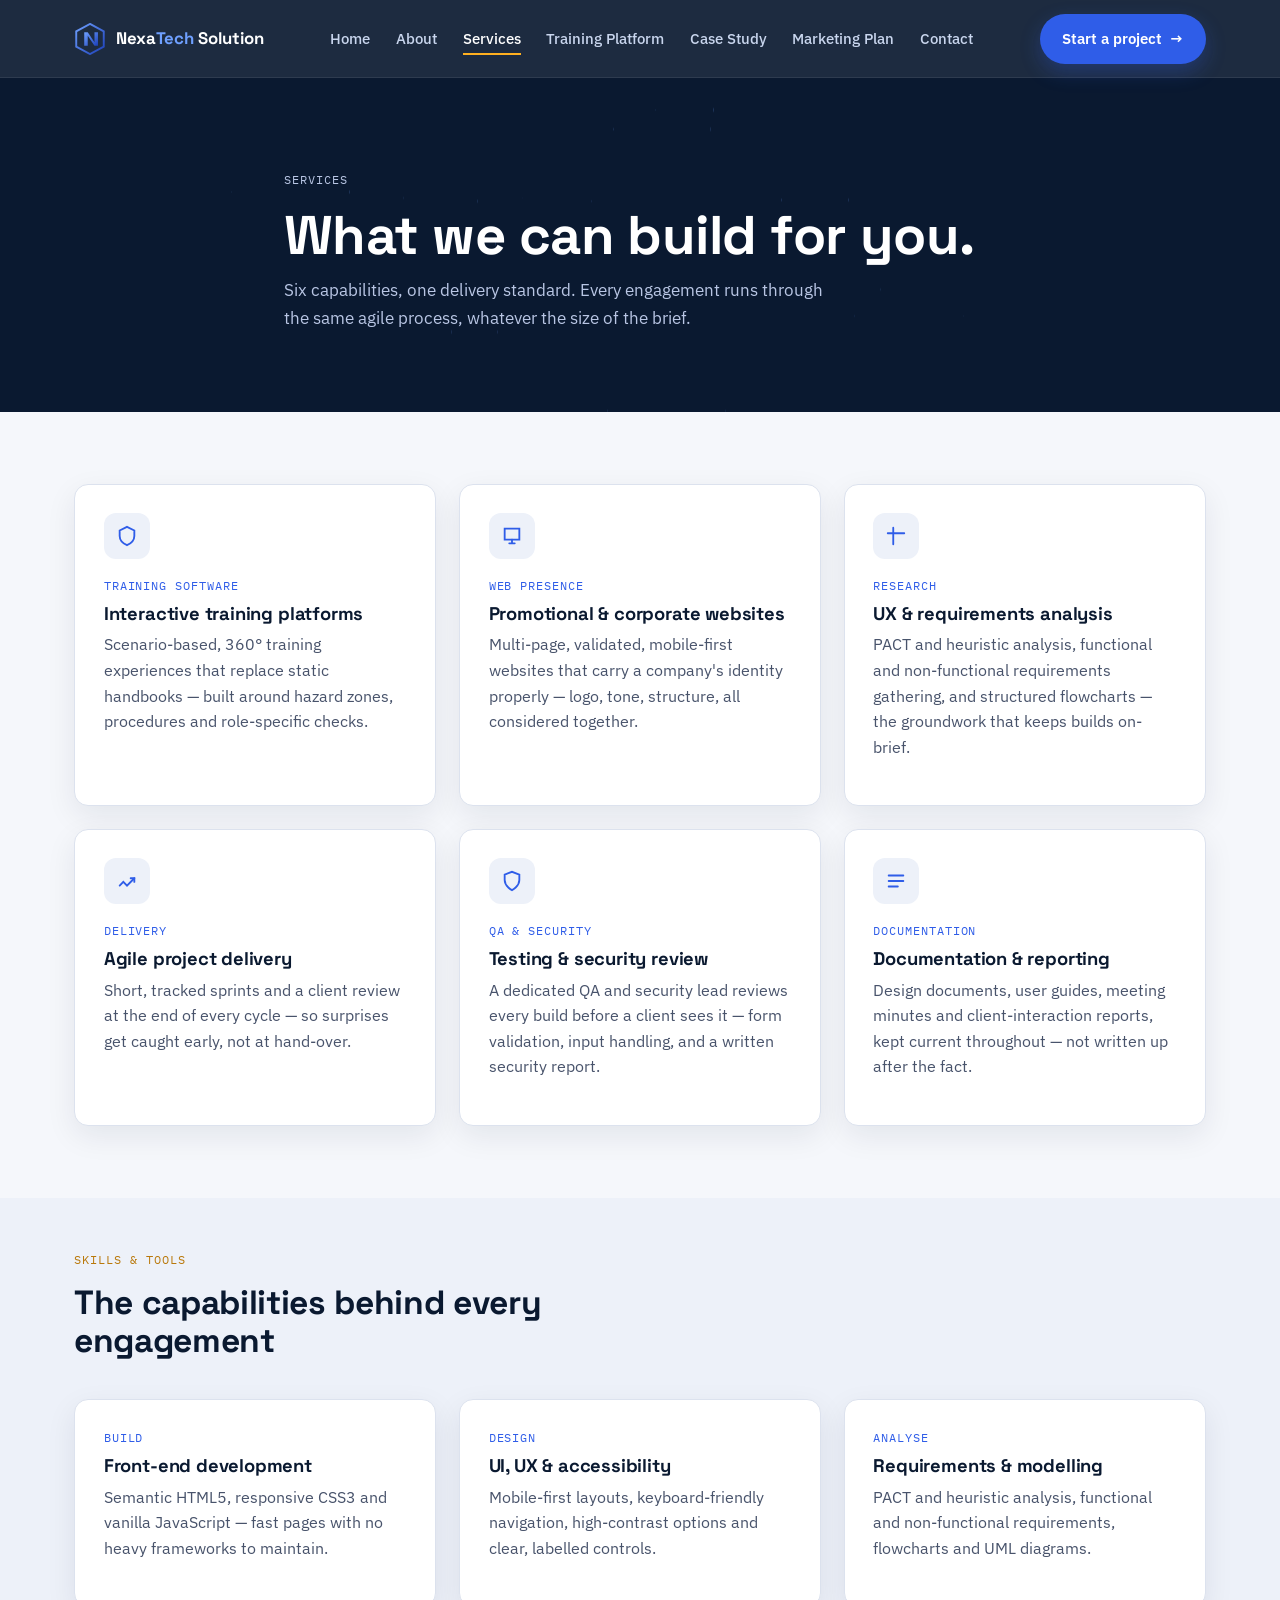
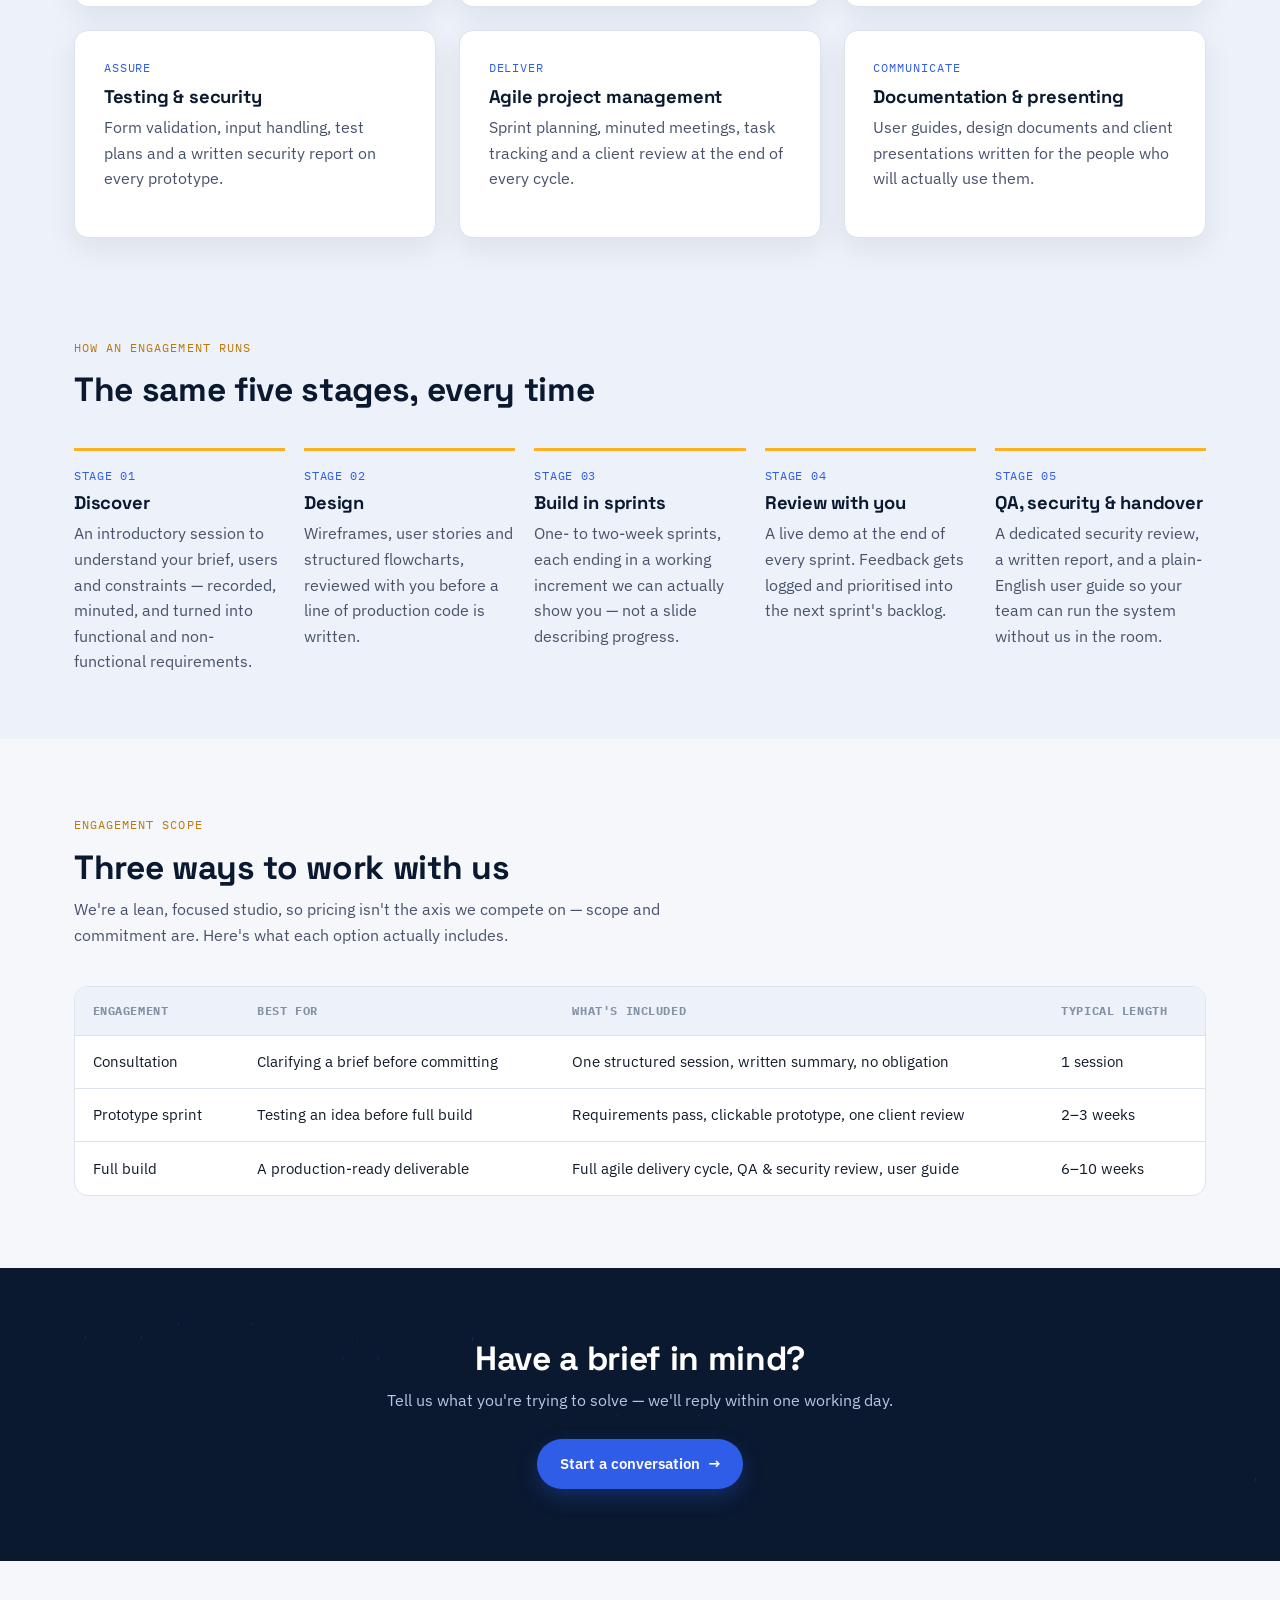
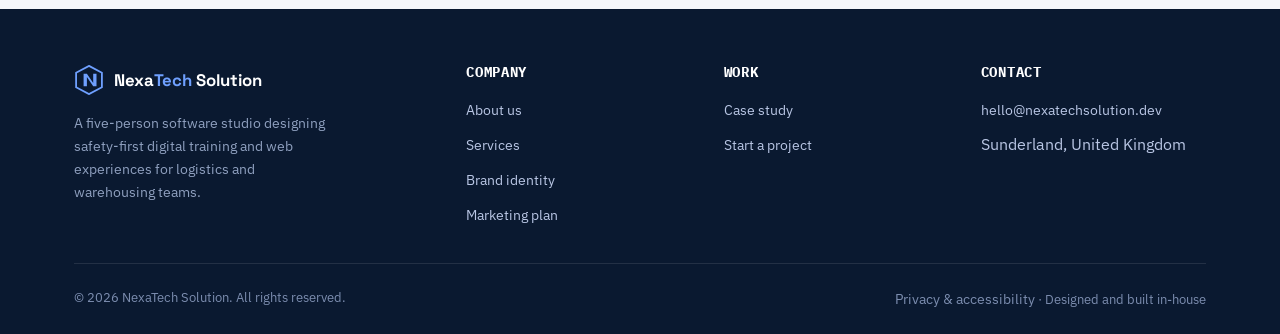
<file: services.html>
<!DOCTYPE html>
<html lang="en">
<head>
<meta charset="UTF-8">
<meta name="viewport" content="width=device-width, initial-scale=1.0">
<title>Services — NexaTech Solution</title>
<meta name="description" content="What NexaTech Solution offers prospective clients: interactive training platforms, promotional websites, UX research, agile delivery and QA/security review.">
<link rel="icon" type="image/svg+xml" href="assets/favicon.svg">
<meta name="theme-color" content="#0A1930">
<meta property="og:type" content="website">
<meta property="og:site_name" content="NexaTech Solution">
<meta property="og:title" content="NexaTech Solution — safety-first software for logistics &amp; warehousing teams">
<meta property="og:description" content="Interactive health &amp; safety training platforms and promotional websites, built by a five-person software studio in Sunderland, UK.">
<meta property="og:image" content="assets/logo-lockup.svg">
<link rel="stylesheet" href="css/style.css">
</head>
<body>
<a class="skip-link" href="#main">Skip to content</a>

<header class="site-header">
  <nav class="nav">
    <a class="brand" href="index.html" aria-label="NexaTech Solution home">
      <svg viewBox="0 0 100 100" aria-hidden="true">
        <defs><linearGradient id="ng1" x1="0" y1="0" x2="1" y2="1"><stop offset="0" stop-color="#6FA0FF"/><stop offset="1" stop-color="#1B3FB8"/></linearGradient></defs>
        <polygon points="50,3 93,26 93,74 50,97 7,74 7,26" fill="none" stroke="url(#ng1)" stroke-width="6"/>
        <path d="M32 71 L32 29 L43 29 L64 60 L64 29 L75 29 L75 71 L64 71 L43 40 L43 71 Z" fill="url(#ng1)"/>
      </svg>
      <span class="brand-word">Nexa<span>Tech</span> Solution</span>
    </a>
    <button class="nav-toggle" aria-label="Toggle navigation menu" aria-expanded="false"><span></span><span></span><span></span></button>
    <ul class="nav-links">
      <li><a href="index.html">Home</a></li>
      <li><a href="about.html">About</a></li>
      <li><a href="services.html" aria-current="page">Services</a></li>
      <li><a href="training-platform.html">Training Platform</a></li>
      <li><a href="project.html">Case Study</a></li>
      <li><a href="marketing.html">Marketing Plan</a></li>
      <li><a href="contact.html">Contact</a></li>
    </ul>
    <div class="nav-cta">
      <a class="btn btn-primary" href="contact.html">Start a project <span class="btn-arrow">→</span></a>
    </div>
  </nav>
</header>

<main id="main">

  <section class="hero on-dark" style="padding-bottom:4rem;">
    <div class="hex-field" data-count="14" data-seed="services" aria-hidden="true"></div>
    <div class="wrap" style="position:relative;z-index:2;max-width:760px;">
      <p class="eyebrow">Services</p>
      <h1>What we can build for you.</h1>
      <p class="lede">Six capabilities, one delivery standard. Every engagement runs through the same agile process, whatever the size of the brief.</p>
    </div>
  </section>

  <section>
    <div class="wrap">
      <div class="grid grid-3">

        <div class="card reveal">
          <div class="hex-icon"><svg viewBox="0 0 24 24" fill="none" stroke="currentColor" stroke-width="2" stroke-linecap="round"><path d="M12 2l8 4v6c0 5-3.5 8-8 10-4.5-2-8-5-8-10V6l8-4z"/></svg></div>
          <p class="tag">Training software</p>
          <h3>Interactive training platforms</h3>
          <p>Scenario-based, 360° training experiences that replace static handbooks — built around hazard zones, procedures and role-specific checks.</p>
        </div>

        <div class="card reveal">
          <div class="hex-icon"><svg viewBox="0 0 24 24" fill="none" stroke="currentColor" stroke-width="2" stroke-linecap="round"><path d="M4 4h16v12H4z"/><path d="M9 20h6M12 16v4"/></svg></div>
          <p class="tag">Web presence</p>
          <h3>Promotional &amp; corporate websites</h3>
          <p>Multi-page, validated, mobile-first websites that carry a company's identity properly — logo, tone, structure, all considered together.</p>
        </div>

        <div class="card reveal">
          <div class="hex-icon"><svg viewBox="0 0 24 24" fill="none" stroke="currentColor" stroke-width="2" stroke-linecap="round"><path d="M9 3v18M3 9h18" stroke-linecap="round"/></svg></div>
          <p class="tag">Research</p>
          <h3>UX &amp; requirements analysis</h3>
          <p>PACT and heuristic analysis, functional and non-functional requirements gathering, and structured flowcharts — the groundwork that keeps builds on-brief.</p>
        </div>

        <div class="card reveal">
          <div class="hex-icon"><svg viewBox="0 0 24 24" fill="none" stroke="currentColor" stroke-width="2" stroke-linecap="round"><path d="M4 17l4-4 4 4 8-8"/><path d="M16 9h4v4"/></svg></div>
          <p class="tag">Delivery</p>
          <h3>Agile project delivery</h3>
          <p>Short, tracked sprints and a client review at the end of every cycle — so surprises get caught early, not at hand-over.</p>
        </div>

        <div class="card reveal">
          <div class="hex-icon"><svg viewBox="0 0 24 24" fill="none" stroke="currentColor" stroke-width="2" stroke-linecap="round"><path d="M12 22s8-4 8-11V5l-8-3-8 3v6c0 7 8 11 8 11z"/></svg></div>
          <p class="tag">QA &amp; security</p>
          <h3>Testing &amp; security review</h3>
          <p>A dedicated QA and security lead reviews every build before a client sees it — form validation, input handling, and a written security report.</p>
        </div>

        <div class="card reveal">
          <div class="hex-icon"><svg viewBox="0 0 24 24" fill="none" stroke="currentColor" stroke-width="2" stroke-linecap="round"><path d="M4 6h16M4 12h16M4 18h10"/></svg></div>
          <p class="tag">Documentation</p>
          <h3>Documentation &amp; reporting</h3>
          <p>Design documents, user guides, meeting minutes and client-interaction reports, kept current throughout — not written up after the fact.</p>
        </div>

      </div>
    </div>
  </section>

  <section class="section-tight" style="background:var(--paper-dim);">
    <div class="wrap">
      <div class="section-head reveal"><p class="eyebrow">Skills &amp; tools</p><h2>The capabilities behind every engagement</h2></div>
      <div class="grid grid-3">
        <div class="card reveal"><p class="tag">Build</p><h3>Front-end development</h3><p>Semantic HTML5, responsive CSS3 and vanilla JavaScript — fast pages with no heavy frameworks to maintain.</p></div>
        <div class="card reveal"><p class="tag">Design</p><h3>UI, UX &amp; accessibility</h3><p>Mobile-first layouts, keyboard-friendly navigation, high-contrast options and clear, labelled controls.</p></div>
        <div class="card reveal"><p class="tag">Analyse</p><h3>Requirements &amp; modelling</h3><p>PACT and heuristic analysis, functional and non-functional requirements, flowcharts and UML diagrams.</p></div>
        <div class="card reveal"><p class="tag">Assure</p><h3>Testing &amp; security</h3><p>Form validation, input handling, test plans and a written security report on every prototype.</p></div>
        <div class="card reveal"><p class="tag">Deliver</p><h3>Agile project management</h3><p>Sprint planning, minuted meetings, task tracking and a client review at the end of every cycle.</p></div>
        <div class="card reveal"><p class="tag">Communicate</p><h3>Documentation &amp; presenting</h3><p>User guides, design documents and client presentations written for the people who will actually use them.</p></div>
      </div>
    </div>
  </section>

  <section class="section-tight" style="background:var(--paper-dim);">
    <div class="wrap">
      <div class="section-head reveal">
        <p class="eyebrow">How an engagement runs</p>
        <h2>The same five stages, every time</h2>
      </div>
      <div class="timeline reveal">
        <div class="timeline-item">
          <p class="timeline-week">Stage 01</p>
          <h3>Discover</h3>
          <p>An introductory session to understand your brief, users and constraints — recorded, minuted, and turned into functional and non-functional requirements.</p>
        </div>
        <div class="timeline-item">
          <p class="timeline-week">Stage 02</p>
          <h3>Design</h3>
          <p>Wireframes, user stories and structured flowcharts, reviewed with you before a line of production code is written.</p>
        </div>
        <div class="timeline-item">
          <p class="timeline-week">Stage 03</p>
          <h3>Build in sprints</h3>
          <p>One- to two-week sprints, each ending in a working increment we can actually show you — not a slide describing progress.</p>
        </div>
        <div class="timeline-item">
          <p class="timeline-week">Stage 04</p>
          <h3>Review with you</h3>
          <p>A live demo at the end of every sprint. Feedback gets logged and prioritised into the next sprint's backlog.</p>
        </div>
        <div class="timeline-item">
          <p class="timeline-week">Stage 05</p>
          <h3>QA, security &amp; handover</h3>
          <p>A dedicated security review, a written report, and a plain-English user guide so your team can run the system without us in the room.</p>
        </div>
      </div>
    </div>
  </section>

  <section>
    <div class="wrap">
      <div class="section-head reveal">
        <p class="eyebrow">Engagement scope</p>
        <h2>Three ways to work with us</h2>
        <p>We're a lean, focused studio, so pricing isn't the axis we compete on — scope and commitment are. Here's what each option actually includes.</p>
      </div>
      <div class="table-wrap reveal">
        <table>
          <thead>
            <tr><th>Engagement</th><th>Best for</th><th>What's included</th><th>Typical length</th></tr>
          </thead>
          <tbody>
            <tr>
              <td>Consultation</td>
              <td>Clarifying a brief before committing</td>
              <td>One structured session, written summary, no obligation</td>
              <td>1 session</td>
            </tr>
            <tr>
              <td>Prototype sprint</td>
              <td>Testing an idea before full build</td>
              <td>Requirements pass, clickable prototype, one client review</td>
              <td>2–3 weeks</td>
            </tr>
            <tr>
              <td>Full build</td>
              <td>A production-ready deliverable</td>
              <td>Full agile delivery cycle, QA &amp; security review, user guide</td>
              <td>6–10 weeks</td>
            </tr>
          </tbody>
        </table>
      </div>
    </div>
  </section>

  <section class="band-dark">
    <div class="hex-field" data-count="10" data-seed="services-cta" aria-hidden="true"></div>
    <div class="wrap" style="position:relative;z-index:2;text-align:center;">
      <h2>Have a brief in mind?</h2>
      <p style="max-width:52ch;margin:0 auto 1.6rem;">Tell us what you're trying to solve — we'll reply within one working day.</p>
      <a class="btn btn-primary" href="contact.html">Start a conversation <span class="btn-arrow">→</span></a>
    </div>
  </section>

</main>

<footer class="site-footer">
  <div class="wrap">
    <div class="footer-grid">
      <div>
        <a class="brand" href="index.html">
          <svg viewBox="0 0 100 100" aria-hidden="true" style="width:30px;height:30px;">
            <polygon points="50,3 93,26 93,74 50,97 7,74 7,26" fill="none" stroke="#6FA0FF" stroke-width="6"/>
            <path d="M32 71 L32 29 L43 29 L64 60 L64 29 L75 29 L75 71 L64 71 L43 40 L43 71 Z" fill="#6FA0FF"/>
          </svg>
          <span class="brand-word" style="color:#fff;">Nexa<span style="color:var(--blue-light);">Tech</span> Solution</span>
        </a>
        <p style="margin-top:1rem;max-width:32ch;color:#8fa0bf;font-size:.9rem;">A five-person software studio designing safety-first digital training and web experiences for logistics and warehousing teams.</p>
      </div>
      <div>
        <h4>Company</h4>
        <ul>
          <li><a href="about.html">About us</a></li>
          <li><a href="services.html">Services</a></li>
          <li><a href="brand.html">Brand identity</a></li>
          <li><a href="marketing.html">Marketing plan</a></li>
        </ul>
      </div>
      <div>
        <h4>Work</h4>
        <ul>
          <li><a href="project.html">Case study</a></li>
          <li><a href="contact.html">Start a project</a></li>
        </ul>
      </div>
      <div>
        <h4>Contact</h4>
        <ul>
          <li><a href="mailto:hello@nexatechsolution.dev">hello@nexatechsolution.dev</a></li>
          <li>Sunderland, United Kingdom</li>
        </ul>
      </div>
    </div>
    <div class="footer-bottom">
      <span>© <span data-year></span> NexaTech Solution. All rights reserved.</span>
      <span><a href="privacy.html" style="color:#7C8DAF;">Privacy &amp; accessibility</a> · Designed and built in-house</span>
    </div>
  </div>
</footer>

<script src="js/main.js"></script>
</body>
</html>
</file>
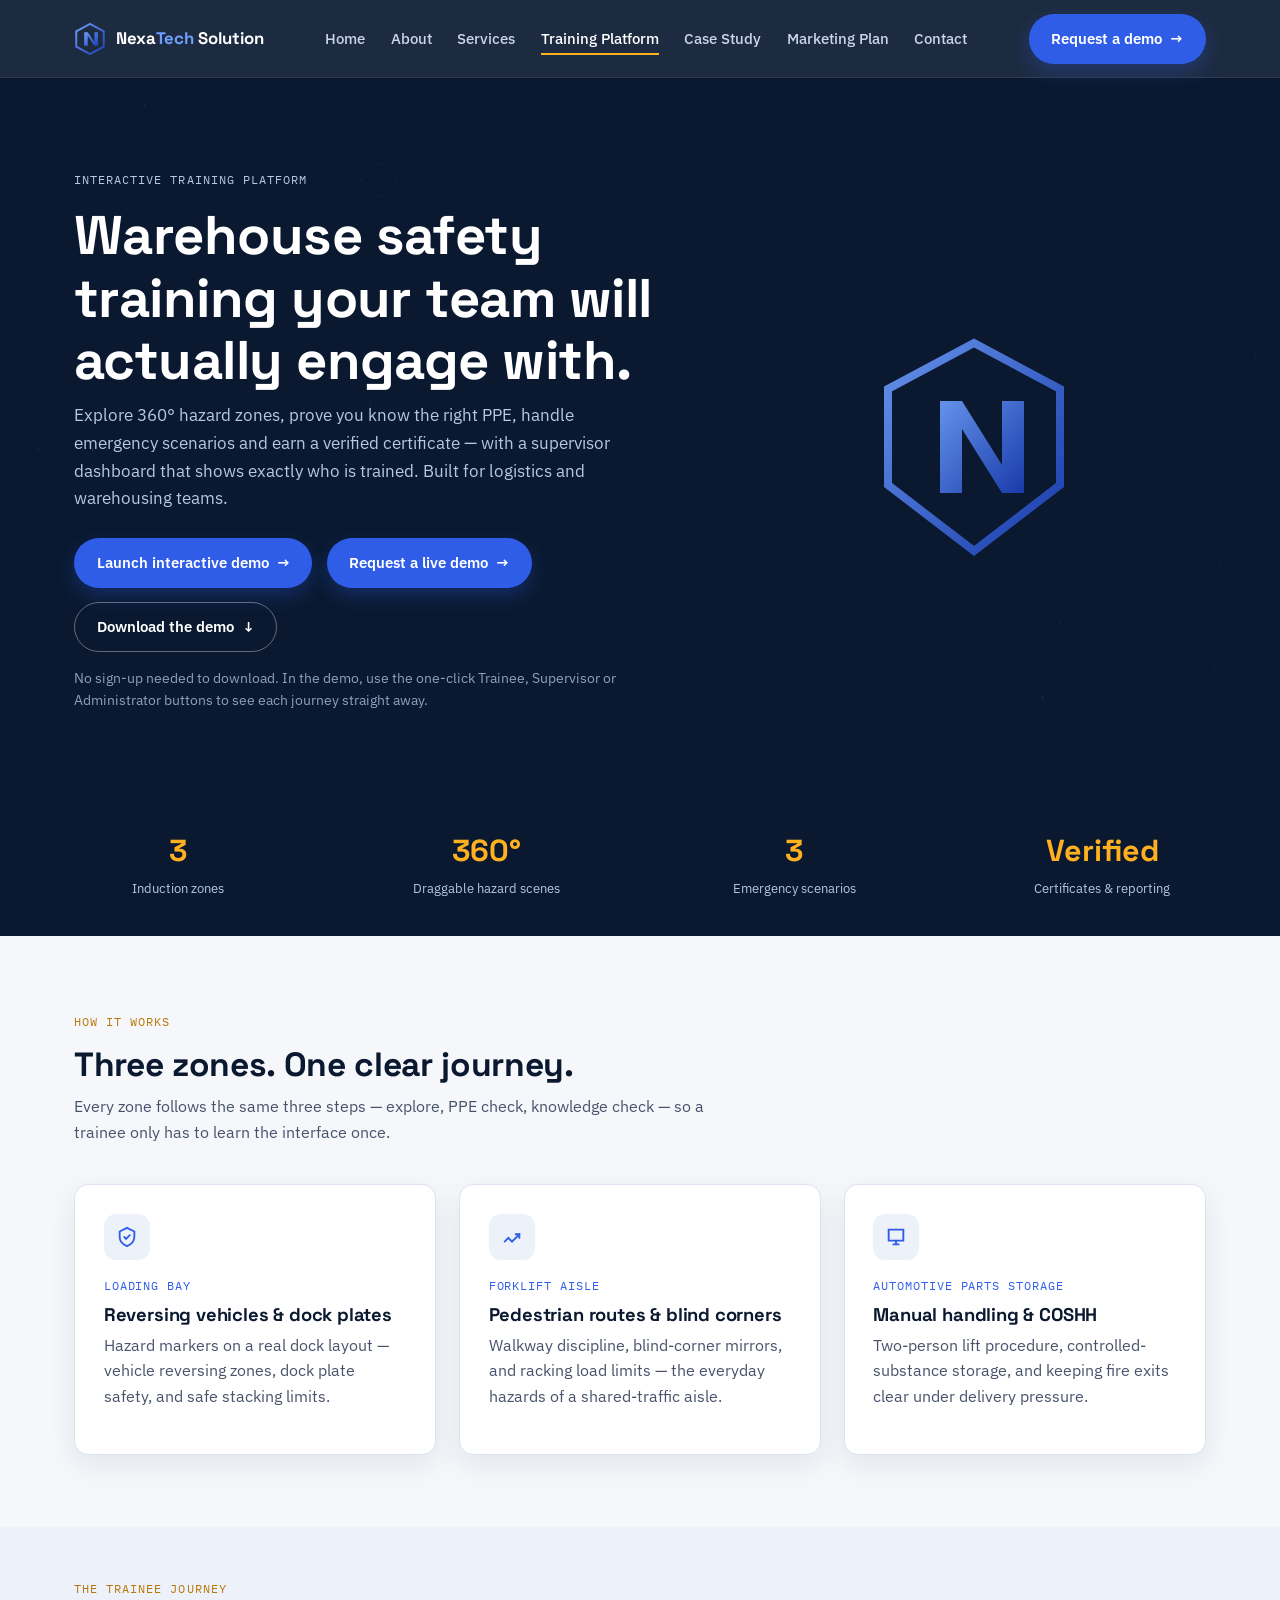
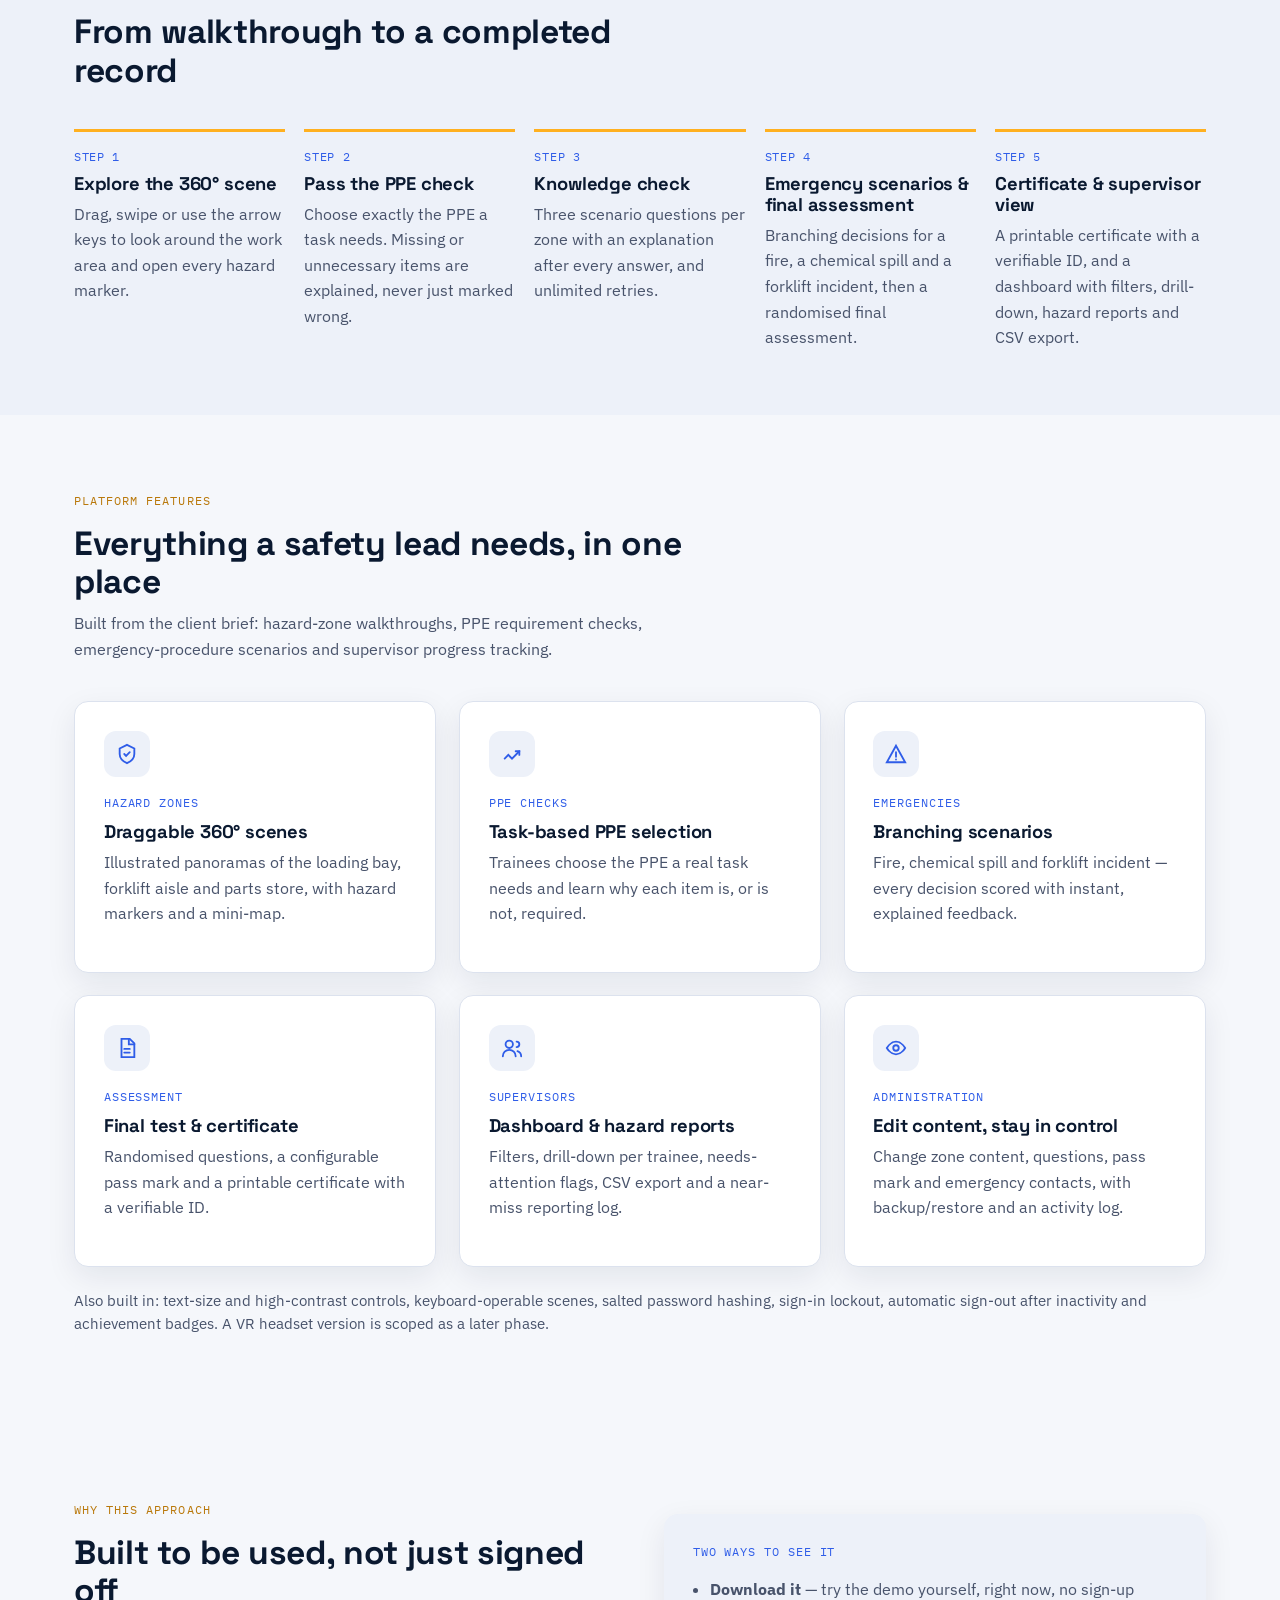
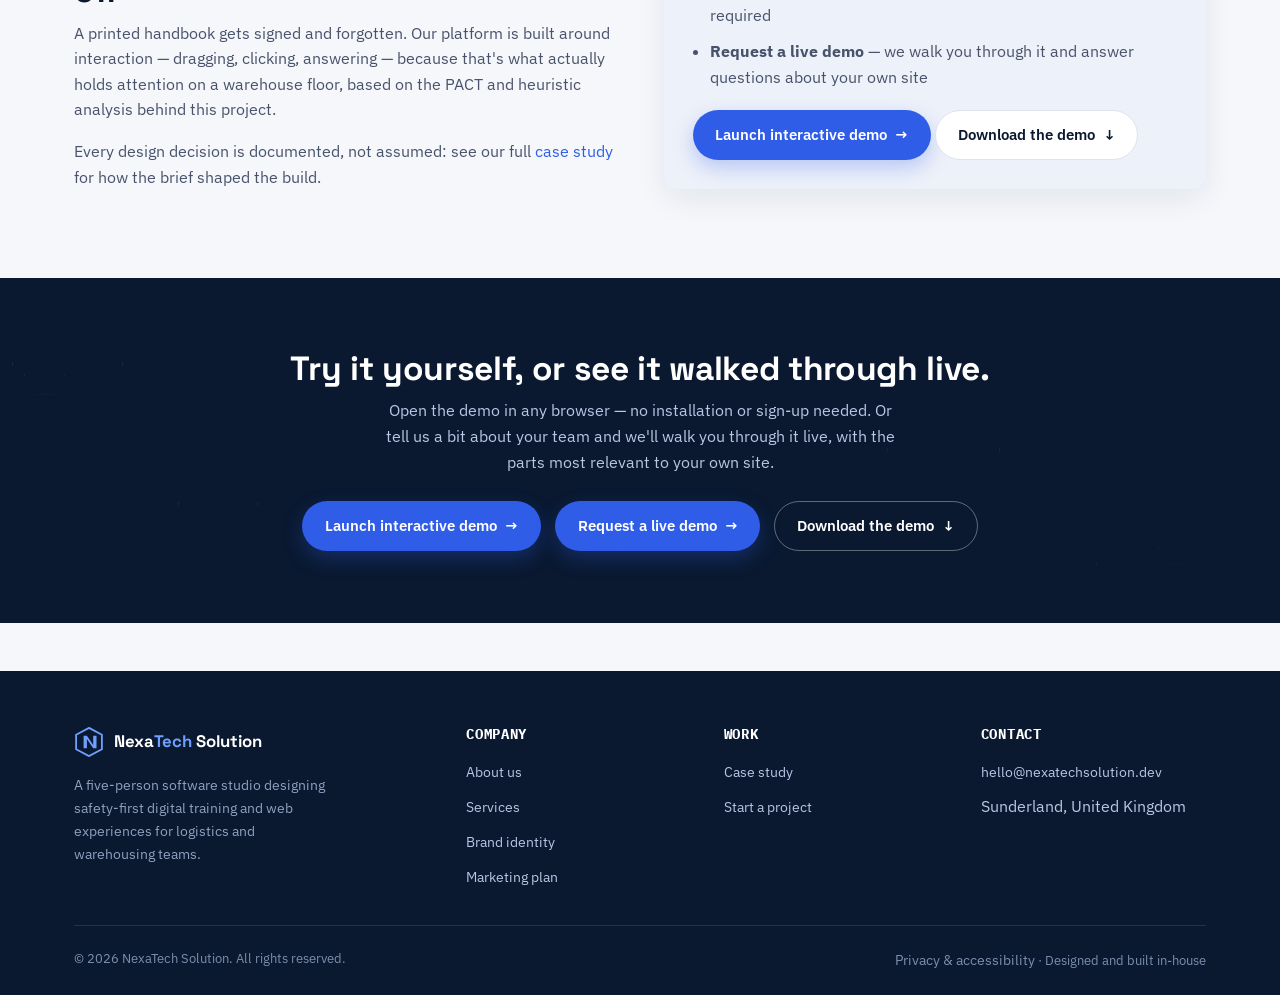
<file: training-platform.html>
<!DOCTYPE html>
<html lang="en">
<head>
<meta charset="UTF-8">
<meta name="viewport" content="width=device-width, initial-scale=1.0">
<title>Training Platform — NexaTech Solution</title>
<meta name="description" content="See how NexaTech Solution's interactive health and safety training platform works, and request a live demo for your team.">
<link rel="icon" type="image/svg+xml" href="assets/favicon.svg">
<meta name="theme-color" content="#0A1930">
<meta property="og:type" content="website">
<meta property="og:site_name" content="NexaTech Solution">
<meta property="og:title" content="NexaTech Solution — safety-first software for logistics &amp; warehousing teams">
<meta property="og:description" content="Interactive health &amp; safety training platforms and promotional websites, built by a five-person software studio in Sunderland, UK.">
<meta property="og:image" content="assets/logo-lockup.svg">
<link rel="stylesheet" href="css/style.css">
</head>
<body>
<a class="skip-link" href="#main">Skip to content</a>

<header class="site-header">
  <nav class="nav">
    <a class="brand" href="index.html" aria-label="NexaTech Solution home">
      <svg viewBox="0 0 100 100" aria-hidden="true">
        <defs><linearGradient id="ng1" x1="0" y1="0" x2="1" y2="1"><stop offset="0" stop-color="#6FA0FF"/><stop offset="1" stop-color="#1B3FB8"/></linearGradient></defs>
        <polygon points="50,3 93,26 93,74 50,97 7,74 7,26" fill="none" stroke="url(#ng1)" stroke-width="6"/>
        <path d="M32 71 L32 29 L43 29 L64 60 L64 29 L75 29 L75 71 L64 71 L43 40 L43 71 Z" fill="url(#ng1)"/>
      </svg>
      <span class="brand-word">Nexa<span>Tech</span> Solution</span>
    </a>
    <button class="nav-toggle" aria-label="Toggle navigation menu" aria-expanded="false"><span></span><span></span><span></span></button>
    <ul class="nav-links">
      <li><a href="index.html">Home</a></li>
      <li><a href="about.html">About</a></li>
      <li><a href="services.html">Services</a></li>
      <li><a href="training-platform.html" aria-current="page">Training Platform</a></li>
      <li><a href="project.html">Case Study</a></li>
      <li><a href="marketing.html">Marketing Plan</a></li>
      <li><a href="contact.html">Contact</a></li>
    </ul>
    <div class="nav-cta">
      <a class="btn btn-primary" href="contact.html?service=training-platform">Request a demo <span class="btn-arrow">→</span></a>
    </div>
  </nav>
</header>

<main id="main">

  <section class="hero on-dark">
    <div class="hex-field" data-count="16" data-seed="platform" aria-hidden="true"></div>
    <div class="wrap hero-grid">
      <div>
        <p class="eyebrow">Interactive training platform</p>
        <h1>Warehouse safety training your team will actually engage with.</h1>
        <p class="lede">Explore 360° hazard zones, prove you know the right PPE, handle emergency scenarios and earn a verified certificate — with a supervisor dashboard that shows exactly who is trained. Built for logistics and warehousing teams.</p>
        <div class="hero-actions">
          <a class="btn btn-primary" href="downloads/nexatech-training-demo/index.html">Launch interactive demo <span class="btn-arrow">→</span></a>
          <a class="btn btn-primary" href="contact.html?service=training-platform">Request a live demo <span class="btn-arrow">→</span></a>
          <a class="btn btn-ghost" href="downloads/NexaTech-Training-Platform.zip">Download the demo <span class="btn-arrow">↓</span></a>
        </div>
        <p style="margin-top:1rem;font-size:.85rem;color:#8fa0bf;">No sign-up needed to download. In the demo, use the one-click Trainee, Supervisor or Administrator buttons to see each journey straight away.</p>
      </div>
      <div class="hero-shield-wrap">
        <svg viewBox="0 0 200 220" aria-hidden="true">
          <defs><linearGradient id="ng4" x1="0" y1="0" x2="1" y2="1"><stop offset="0" stop-color="#6FA0FF"/><stop offset="1" stop-color="#1B3FB8"/></linearGradient></defs>
          <polygon points="100,6 186,52 186,148 100,214 14,148 14,52" fill="none" stroke="url(#ng4)" stroke-width="8"/>
          <path d="M66 156 L66 64 L88 64 L128 128 L128 64 L150 64 L150 156 L128 156 L88 92 L88 156 Z" fill="url(#ng4)"/>
        </svg>
      </div>
    </div>
  </section>

  <div class="stat-strip on-dark" style="background:var(--navy);">
    <div class="stat"><b>3</b><span>Induction zones</span></div>
    <div class="stat"><b>360°</b><span>Draggable hazard scenes</span></div>
    <div class="stat"><b>3</b><span>Emergency scenarios</span></div>
    <div class="stat"><b>Verified</b><span>Certificates &amp; reporting</span></div>
  </div>

  <section>
    <div class="wrap">
      <div class="section-head reveal">
        <p class="eyebrow">How it works</p>
        <h2>Three zones. One clear journey.</h2>
        <p>Every zone follows the same three steps — explore, PPE check, knowledge check — so a trainee only has to learn the interface once.</p>
      </div>
      <div class="grid grid-3">
        <div class="card reveal">
          <div class="hex-icon"><svg viewBox="0 0 24 24" fill="none" stroke="currentColor" stroke-width="2" stroke-linecap="round"><path d="M12 2l8 4v6c0 5-3.5 8-8 10-4.5-2-8-5-8-10V6l8-4z"/><path d="M9 12l2 2 4-4"/></svg></div>
          <p class="tag">Loading Bay</p>
          <h3>Reversing vehicles &amp; dock plates</h3>
          <p>Hazard markers on a real dock layout — vehicle reversing zones, dock plate safety, and safe stacking limits.</p>
        </div>
        <div class="card reveal">
          <div class="hex-icon"><svg viewBox="0 0 24 24" fill="none" stroke="currentColor" stroke-width="2" stroke-linecap="round"><path d="M4 17l4-4 4 4 8-8"/><path d="M16 9h4v4"/></svg></div>
          <p class="tag">Forklift Aisle</p>
          <h3>Pedestrian routes &amp; blind corners</h3>
          <p>Walkway discipline, blind-corner mirrors, and racking load limits — the everyday hazards of a shared-traffic aisle.</p>
        </div>
        <div class="card reveal">
          <div class="hex-icon"><svg viewBox="0 0 24 24" fill="none" stroke="currentColor" stroke-width="2" stroke-linecap="round"><path d="M4 4h16v12H4z"/><path d="M9 20h6M12 16v4"/></svg></div>
          <p class="tag">Automotive Parts Storage</p>
          <h3>Manual handling &amp; COSHH</h3>
          <p>Two-person lift procedure, controlled-substance storage, and keeping fire exits clear under delivery pressure.</p>
        </div>
      </div>
    </div>
  </section>

  <section class="section-tight" style="background:var(--paper-dim);">
    <div class="wrap">
      <div class="section-head reveal">
        <p class="eyebrow">The trainee journey</p>
        <h2>From walkthrough to a completed record</h2>
      </div>
      <div class="timeline reveal">
        <div class="timeline-item"><p class="timeline-week">Step 1</p><h3>Explore the 360° scene</h3><p>Drag, swipe or use the arrow keys to look around the work area and open every hazard marker.</p></div>
        <div class="timeline-item"><p class="timeline-week">Step 2</p><h3>Pass the PPE check</h3><p>Choose exactly the PPE a task needs. Missing or unnecessary items are explained, never just marked wrong.</p></div>
        <div class="timeline-item"><p class="timeline-week">Step 3</p><h3>Knowledge check</h3><p>Three scenario questions per zone with an explanation after every answer, and unlimited retries.</p></div>
        <div class="timeline-item"><p class="timeline-week">Step 4</p><h3>Emergency scenarios &amp; final assessment</h3><p>Branching decisions for a fire, a chemical spill and a forklift incident, then a randomised final assessment.</p></div>
        <div class="timeline-item"><p class="timeline-week">Step 5</p><h3>Certificate &amp; supervisor view</h3><p>A printable certificate with a verifiable ID, and a dashboard with filters, drill-down, hazard reports and CSV export.</p></div>
      </div>
    </div>
  </section>

  <section>
    <div class="wrap">
      <div class="section-head reveal">
        <p class="eyebrow">Platform features</p>
        <h2>Everything a safety lead needs, in one place</h2>
        <p>Built from the client brief: hazard-zone walkthroughs, PPE requirement checks, emergency-procedure scenarios and supervisor progress tracking.</p>
      </div>
      <div class="grid grid-3">
        <div class="card reveal">
          <div class="hex-icon"><svg viewBox="0 0 24 24" fill="none" stroke="currentColor" stroke-width="2" stroke-linecap="round"><path d="M12 2l8 4v6c0 5-3.5 8-8 10-4.5-2-8-5-8-10V6l8-4z"/><path d="M9 12l2 2 4-4"/></svg></div>
          <p class="tag">Hazard zones</p>
          <h3>Draggable 360° scenes</h3>
          <p>Illustrated panoramas of the loading bay, forklift aisle and parts store, with hazard markers and a mini-map.</p>
        </div>
        <div class="card reveal">
          <div class="hex-icon"><svg viewBox="0 0 24 24" fill="none" stroke="currentColor" stroke-width="2" stroke-linecap="round"><path d="M4 17l4-4 4 4 8-8"/><path d="M16 9h4v4"/></svg></div>
          <p class="tag">PPE checks</p>
          <h3>Task-based PPE selection</h3>
          <p>Trainees choose the PPE a real task needs and learn why each item is, or is not, required.</p>
        </div>
        <div class="card reveal">
          <div class="hex-icon"><svg viewBox="0 0 24 24" fill="none" stroke="currentColor" stroke-width="2" stroke-linecap="round"><path d="M12 3l10 18H2L12 3z"/><path d="M12 10v5M12 18h.01"/></svg></div>
          <p class="tag">Emergencies</p>
          <h3>Branching scenarios</h3>
          <p>Fire, chemical spill and forklift incident — every decision scored with instant, explained feedback.</p>
        </div>
        <div class="card reveal">
          <div class="hex-icon"><svg viewBox="0 0 24 24" fill="none" stroke="currentColor" stroke-width="2" stroke-linecap="round"><path d="M6 2h9l5 5v15H6z"/><path d="M14 2v6h6M9 13h6M9 17h6"/></svg></div>
          <p class="tag">Assessment</p>
          <h3>Final test &amp; certificate</h3>
          <p>Randomised questions, a configurable pass mark and a printable certificate with a verifiable ID.</p>
        </div>
        <div class="card reveal">
          <div class="hex-icon"><svg viewBox="0 0 24 24" fill="none" stroke="currentColor" stroke-width="2" stroke-linecap="round"><circle cx="9" cy="8" r="4"/><path d="M2 21a7 7 0 0114 0M17 11a3 3 0 100-6M22 21a6 6 0 00-4-5.6"/></svg></div>
          <p class="tag">Supervisors</p>
          <h3>Dashboard &amp; hazard reports</h3>
          <p>Filters, drill-down per trainee, needs-attention flags, CSV export and a near-miss reporting log.</p>
        </div>
        <div class="card reveal">
          <div class="hex-icon"><svg viewBox="0 0 24 24" fill="none" stroke="currentColor" stroke-width="2" stroke-linecap="round"><circle cx="12" cy="12" r="3"/><path d="M2 12s4-7 10-7 10 7 10 7-4 7-10 7S2 12 2 12z"/></svg></div>
          <p class="tag">Administration</p>
          <h3>Edit content, stay in control</h3>
          <p>Change zone content, questions, pass mark and emergency contacts, with backup/restore and an activity log.</p>
        </div>
      </div>
      <p class="reveal" style="margin-top:1.4rem;font-size:.92rem;">Also built in: text-size and high-contrast controls, keyboard-operable scenes, salted password hashing, sign-in lockout, automatic sign-out after inactivity and achievement badges. A VR headset version is scoped as a later phase.</p>
    </div>
  </section>

  <section>
    <div class="wrap two-col">
      <div class="reveal">
        <p class="eyebrow">Why this approach</p>
        <h2>Built to be used, not just signed off</h2>
        <p>A printed handbook gets signed and forgotten. Our platform is built around interaction — dragging, clicking, answering — because that's what actually holds attention on a warehouse floor, based on the PACT and heuristic analysis behind this project.</p>
        <p>Every design decision is documented, not assumed: see our full <a href="project.html">case study</a> for how the brief shaped the build.</p>
      </div>
      <div class="card reveal" style="background:var(--paper-dim);border:none;">
        <p class="tag" style="margin-bottom:1rem;">Two ways to see it</p>
        <ul style="margin:0 0 1.2rem;padding-left:1.1em;color:var(--ink-soft);display:grid;gap:.7rem;">
          <li><strong>Download it</strong> — try the demo yourself, right now, no sign-up required</li>
          <li><strong>Request a live demo</strong> — we walk you through it and answer questions about your own site</li>
        </ul>
        <a class="btn btn-primary" href="downloads/nexatech-training-demo/index.html">Launch interactive demo <span class="btn-arrow">→</span></a>
        <a class="btn btn-secondary" href="downloads/NexaTech-Training-Platform.zip">Download the demo <span class="btn-arrow">↓</span></a>
      </div>
    </div>
  </section>

  <section class="band-dark">
    <div class="hex-field" data-count="10" data-seed="platform-cta" aria-hidden="true"></div>
    <div class="wrap" style="position:relative;z-index:2;text-align:center;">
      <h2>Try it yourself, or see it walked through live.</h2>
      <p style="max-width:52ch;margin:0 auto 1.6rem;">Open the demo in any browser — no installation or sign-up needed. Or tell us a bit about your team and we'll walk you through it live, with the parts most relevant to your own site.</p>
      <div class="hero-actions" style="justify-content:center;">
        <a class="btn btn-primary" href="downloads/nexatech-training-demo/index.html">Launch interactive demo <span class="btn-arrow">→</span></a>
        <a class="btn btn-primary" href="contact.html?service=training-platform">Request a live demo <span class="btn-arrow">→</span></a>
        <a class="btn btn-ghost" href="downloads/NexaTech-Training-Platform.zip">Download the demo <span class="btn-arrow">↓</span></a>
      </div>
    </div>
  </section>

</main>

<footer class="site-footer">
  <div class="wrap">
    <div class="footer-grid">
      <div>
        <a class="brand" href="index.html">
          <svg viewBox="0 0 100 100" aria-hidden="true" style="width:30px;height:30px;">
            <polygon points="50,3 93,26 93,74 50,97 7,74 7,26" fill="none" stroke="#6FA0FF" stroke-width="6"/>
            <path d="M32 71 L32 29 L43 29 L64 60 L64 29 L75 29 L75 71 L64 71 L43 40 L43 71 Z" fill="#6FA0FF"/>
          </svg>
          <span class="brand-word" style="color:#fff;">Nexa<span style="color:var(--blue-light);">Tech</span> Solution</span>
        </a>
        <p style="margin-top:1rem;max-width:32ch;color:#8fa0bf;font-size:.9rem;">A five-person software studio designing safety-first digital training and web experiences for logistics and warehousing teams.</p>
      </div>
      <div>
        <h4>Company</h4>
        <ul>
          <li><a href="about.html">About us</a></li>
          <li><a href="services.html">Services</a></li>
          <li><a href="brand.html">Brand identity</a></li>
          <li><a href="marketing.html">Marketing plan</a></li>
        </ul>
      </div>
      <div>
        <h4>Work</h4>
        <ul>
          <li><a href="project.html">Case study</a></li>
          <li><a href="contact.html">Start a project</a></li>
        </ul>
      </div>
      <div>
        <h4>Contact</h4>
        <ul>
          <li><a href="mailto:hello@nexatechsolution.dev">hello@nexatechsolution.dev</a></li>
          <li>Sunderland, United Kingdom</li>
        </ul>
      </div>
    </div>
    <div class="footer-bottom">
      <span>© <span data-year></span> NexaTech Solution. All rights reserved.</span>
      <span><a href="privacy.html" style="color:#7C8DAF;">Privacy &amp; accessibility</a> · Designed and built in-house</span>
    </div>
  </div>
</footer>

<script src="js/main.js"></script>
</body>
</html>
</file>
<file: css/style.css>
/* ==========================================================================
   NexaTech Solution — shared site stylesheet
   Design tokens match the studio's established brand system (see B2 Design
   Documentation): navy / blue / amber on a soft paper background.
   ========================================================================== */

@import url('https://fonts.googleapis.com/css2?family=Space+Grotesk:wght@500;600;700&family=IBM+Plex+Sans:wght@400;500;600&family=IBM+Plex+Mono:wght@500&display=swap');

:root{
  --navy:#0A1930;
  --navy-2:#122644;
  --blue:#2F5DE8;
  --blue-deep:#1B3FB8;
  --blue-light:#6FA0FF;
  --amber:#FFB020;
  --amber-deep:#B9780A;
  --paper:#F5F7FB;
  --paper-dim:#EDF1F9;
  --white:#FFFFFF;
  --ink:#101A2C;
  --ink-soft:#48536B;
  --steel-soft:#8592A6;
  --line:#DCE2EE;
  --line-dark:rgba(255,255,255,.16);
  --green:#1E8E5A;
  --red:#C2402F;
  --radius:14px;
  --radius-sm:8px;
  --f-display:'Space Grotesk', 'Segoe UI', Arial, sans-serif;
  --f-body:'IBM Plex Sans', 'Segoe UI', Arial, sans-serif;
  --f-mono:'IBM Plex Mono', 'Courier New', monospace;
  --shadow-card:0 10px 30px rgba(10,25,48,.08);
  --shadow-lift:0 16px 40px rgba(10,25,48,.14);
}

*,*::before,*::after{ box-sizing:border-box; }
html{ scroll-behavior:smooth; }
body{
  margin:0;
  font-family:var(--f-body);
  font-size:16px;
  line-height:1.6;
  color:var(--ink);
  background:var(--paper);
  -webkit-font-smoothing:antialiased;
}
h1,h2,h3,h4{
  font-family:var(--f-display);
  font-weight:700;
  line-height:1.15;
  margin:0 0 .6rem;
  color:var(--navy);
  letter-spacing:-.01em;
}
h1{ font-size:clamp(2.1rem,4.6vw,3.4rem); }
h2{ font-size:clamp(1.5rem,2.8vw,2.1rem); }
h3{ font-size:1.15rem; margin-bottom:.5rem; }
p{ margin:0 0 1rem; color:var(--ink-soft); }
a{ color:var(--blue); text-decoration:none; }
a:hover{ text-decoration:underline; }
button{ font-family:inherit; }
img,svg{ display:block; max-width:100%; }
ul{ margin:0; }
table{ width:100%; border-collapse:collapse; }

.wrap{ max-width:1180px; margin:0 auto; padding:0 1.5rem; }

.skip-link{
  position:absolute; left:-999px; top:0; background:var(--navy); color:#fff;
  padding:.7rem 1.2rem; z-index:999; border-radius:0 0 8px 0;
}
.skip-link:focus{ left:0; }

/* ---------- Header / Nav ---------- */
.site-header{
  position:sticky; top:0; z-index:100;
  background:rgba(10,25,48,.92);
  backdrop-filter:blur(8px);
  border-bottom:1px solid rgba(255,255,255,.08);
}
.nav{
  max-width:1180px; margin:0 auto; padding:.85rem 1.5rem;
  display:flex; align-items:center; justify-content:space-between; gap:1.5rem;
}
.brand{ display:flex; align-items:center; gap:.6rem; flex-shrink:0; }
.brand svg{ width:32px; height:32px; }
.brand-word{ font-family:var(--f-display); font-weight:700; font-size:1.05rem; color:#fff; white-space:nowrap; }
.brand-word span{ color:var(--blue-light); }
.nav-links{
  list-style:none; display:flex; gap:1.6rem; margin:0; padding:0; flex-wrap:wrap;
}
.nav-links a{
  color:#C9D6EE; font-size:.92rem; font-weight:500; text-decoration:none;
  padding:.3rem 0; border-bottom:2px solid transparent;
}
.nav-links a:hover, .nav-links a[aria-current="page"]{
  color:#fff; border-bottom-color:var(--amber);
}
.nav-cta{ flex-shrink:0; }
.nav-toggle{
  display:none; flex-direction:column; justify-content:center; gap:5px;
  width:38px; height:38px; background:none; border:1px solid var(--line-dark);
  border-radius:8px; cursor:pointer; padding:0;
}
.nav-toggle span{ display:block; width:18px; height:2px; background:#fff; margin:0 auto; transition:transform .2s ease, opacity .2s ease; }
.nav-toggle[aria-expanded="true"] span:nth-child(1){ transform:translateY(7px) rotate(45deg); }
.nav-toggle[aria-expanded="true"] span:nth-child(2){ opacity:0; }
.nav-toggle[aria-expanded="true"] span:nth-child(3){ transform:translateY(-7px) rotate(-45deg); }

/* ---------- Buttons ---------- */
.btn{
  display:inline-flex; align-items:center; gap:.5rem;
  font-family:var(--f-body); font-weight:600; font-size:.94rem;
  padding:.75rem 1.35rem; border-radius:999px; border:1.5px solid transparent;
  cursor:pointer; transition:transform .15s ease, box-shadow .15s ease, background .15s ease;
  text-decoration:none; white-space:nowrap;
}
.btn:hover{ transform:translateY(-1px); text-decoration:none; }
.btn-primary{ background:var(--blue); color:#fff; box-shadow:0 8px 20px rgba(47,93,232,.28); }
.btn-primary:hover{ background:var(--blue-deep); }
.btn-secondary{ background:var(--white); color:var(--navy); border-color:var(--line); }
.btn-secondary:hover{ border-color:var(--blue); }
.btn-ghost{ background:transparent; color:#fff; border-color:rgba(255,255,255,.35); }
.btn-ghost:hover{ background:rgba(255,255,255,.08); }
.btn-arrow{ transition:transform .15s ease; }
.btn:hover .btn-arrow{ transform:translateX(3px); }
.btn:disabled{ opacity:.5; cursor:not-allowed; transform:none; box-shadow:none; }

/* ---------- Hero ---------- */
.hero{ position:relative; padding:5.5rem 0 4rem; overflow:hidden; }
.hero.on-dark{ background:var(--navy); color:#fff; }
.hero.on-dark h1{ color:#fff; }
.hero.on-dark em{ color:var(--blue-light); font-style:normal; }
.hero-grid{ display:grid; grid-template-columns:1.15fr .85fr; gap:2.5rem; align-items:center; position:relative; z-index:2; }
.eyebrow{
  display:inline-flex; align-items:center; gap:.5rem;
  font-family:var(--f-mono); font-size:.72rem; letter-spacing:.09em; text-transform:uppercase;
  color:var(--amber); margin:0 0 .9rem;
}
.hero.on-dark .lede, .hero.on-dark p{ color:#B9C6E4; }
.lede{ font-size:1.08rem; max-width:56ch; }
.hero-actions{ display:flex; gap:.9rem; flex-wrap:wrap; margin-top:1.6rem; }
.hero-shield-wrap{ display:flex; justify-content:center; }
.hero-shield-wrap svg{ width:200px; height:auto; opacity:.9; }

/* ---------- Decorative hex field ---------- */
.hex-field{ position:absolute; inset:0; overflow:hidden; pointer-events:none; z-index:1; }
.hex-field .hx{
  position:absolute; border:1.5px solid rgba(111,160,255,.22);
  clip-path:polygon(25% 3%,75% 3%,100% 50%,75% 97%,25% 97%,0% 50%);
}

/* ---------- Sections ---------- */
section{ padding:4.5rem 0; }
.section-tight{ padding:3rem 0; }
.band-dark{ background:var(--navy); color:#fff; position:relative; overflow:hidden; }
.band-dark h2, .band-dark h3{ color:#fff; }
.band-dark p{ color:#B9C6E4; }
.on-dark h2, .on-dark h3{ color:#fff; }
.section-head{ max-width:640px; margin:0 0 2.4rem; }
.section-head.center{ margin-left:auto; margin-right:auto; text-align:center; }
.two-col{ display:grid; grid-template-columns:1fr 1fr; gap:3rem; align-items:center; }

/* ---------- Grid / Cards ---------- */
.grid{ display:grid; gap:1.4rem; }
.grid-2{ grid-template-columns:1fr 1fr; }
.grid-3{ grid-template-columns:repeat(3,1fr); }
.card{
  background:var(--white); border:1px solid var(--line); border-radius:var(--radius);
  padding:1.8rem; box-shadow:var(--shadow-card);
}
.band-dark .card, .hero.on-dark .card{ background:rgba(255,255,255,.05); border-color:var(--line-dark); }
.band-dark .card p{ color:#B9C6E4; }
.hex-icon{
  width:46px; height:46px; border-radius:12px; background:var(--paper-dim);
  color:var(--blue); display:flex; align-items:center; justify-content:center; margin-bottom:1.1rem;
}
.hex-icon svg{ width:22px; height:22px; }
.tag{
  font-family:var(--f-mono); font-size:.72rem; text-transform:uppercase; letter-spacing:.08em;
  color:var(--blue); margin:0 0 .5rem;
}
.pill{
  display:inline-block; padding:.4rem .8rem; border-radius:999px; font-size:.82rem;
  font-family:var(--f-mono); border:1px solid var(--line); color:var(--ink-soft);
}
.badge-list{ display:flex; flex-wrap:wrap; gap:.6rem; }

/* ---------- Team ---------- */
.team-photo{
  width:52px; height:52px; border-radius:50%; background:var(--blue);
  color:#fff; font-family:var(--f-display); font-weight:700; font-size:1rem;
  display:flex; align-items:center; justify-content:center; margin-bottom:1rem;
}
.team-role{ font-family:var(--f-mono); font-size:.72rem; color:var(--blue); text-transform:uppercase; letter-spacing:.05em; margin-bottom:.6rem; }

/* ---------- Stat strip ---------- */
.stat-strip{ display:grid; grid-template-columns:repeat(4,1fr); padding:2.2rem 1.5rem; }
.stat{ text-align:center; color:#fff; padding:0 .5rem; }
.stat b{ display:block; font-family:var(--f-display); font-size:1.9rem; color:var(--amber); }
.stat span{ font-size:.82rem; color:#B9C6E4; }

/* ---------- Timeline ---------- */
.timeline{ display:grid; grid-template-columns:repeat(5,1fr); gap:1.2rem; }
.timeline-item{ border-top:3px solid var(--amber); padding-top:1rem; }
.timeline-week{ font-family:var(--f-mono); font-size:.72rem; color:var(--blue); text-transform:uppercase; letter-spacing:.06em; margin-bottom:.4rem; }

/* ---------- Tables ---------- */
.table-wrap{ overflow-x:auto; border:1px solid var(--line); border-radius:var(--radius); background:var(--white); }
.table-wrap table{ min-width:640px; }
.table-wrap th, .table-wrap td{ text-align:left; padding:.9rem 1.1rem; border-bottom:1px solid var(--line); font-size:.92rem; }
.table-wrap th{ font-family:var(--f-mono); font-size:.72rem; text-transform:uppercase; letter-spacing:.05em; color:var(--steel-soft); background:var(--paper-dim); }
.table-wrap tr:last-child td{ border-bottom:none; }

.divider{ height:1px; background:var(--line); margin:2rem 0; }

/* ---------- Contact form ---------- */
.form-grid{ display:grid; gap:1.2rem; }
.form-row{ display:grid; grid-template-columns:1fr 1fr; gap:1.2rem; }
.field label{ display:block; font-weight:600; font-size:.9rem; margin-bottom:.4rem; color:var(--navy); }
.field input, .field select, .field textarea{
  width:100%; padding:.7rem .85rem; border:1px solid var(--line); border-radius:var(--radius-sm);
  font-family:var(--f-body); font-size:.95rem; background:var(--paper); color:var(--ink);
}
.field input:focus, .field select:focus, .field textarea:focus{ outline:2px solid var(--blue); outline-offset:1px; }
.field textarea{ resize:vertical; }
.req{ color:var(--red); }
.field-error{ color:var(--red); font-size:.82rem; min-height:1.1rem; margin:.35rem 0 0; }
.field-hint{ font-size:.8rem; color:var(--steel-soft); margin:.35rem 0 0; }
.char-count{ font-size:.8rem; color:var(--steel-soft); font-family:var(--f-mono); margin-top:.35rem; }
.checkbox-row{ display:flex; align-items:flex-start; gap:.6rem; font-size:.9rem; color:var(--ink-soft); cursor:pointer; }
.checkbox-row input{ margin-top:.2rem; }
.form-status{ font-size:.92rem; font-weight:600; min-height:0; }
.form-status.success{ color:var(--green); padding:.9rem 1rem; background:#EAF7F0; border-radius:var(--radius-sm); margin-bottom:1.2rem; }
.form-status.error{ color:var(--red); padding:.9rem 1rem; background:#FBEAEA; border-radius:var(--radius-sm); margin-bottom:1.2rem; }
.field.has-error input, .field.has-error select, .field.has-error textarea{ border-color:var(--red); }
.notice{ background:#FFF6DC; border-left:4px solid var(--amber); padding:.9rem 1rem; border-radius:var(--radius-sm); color:var(--ink); margin-bottom:1.2rem; font-size:.9rem; }

/* ---------- Footer ---------- */
.site-footer{ background:var(--navy); color:#B9C6E4; padding:3.5rem 0 1.5rem; margin-top:3rem; }
.footer-grid{ display:grid; grid-template-columns:1.6fr 1fr 1fr 1fr; gap:2rem; padding-bottom:2.2rem; }
.site-footer h4{ color:#fff; font-size:.85rem; text-transform:uppercase; letter-spacing:.05em; margin-bottom:1rem; font-family:var(--f-mono); }
.site-footer ul{ list-style:none; padding:0; display:grid; gap:.6rem; }
.site-footer a{ color:#B9C6E4; font-size:.9rem; }
.site-footer a:hover{ color:#fff; }
.footer-bottom{
  border-top:1px solid rgba(255,255,255,.1); padding-top:1.4rem;
  display:flex; justify-content:space-between; flex-wrap:wrap; gap:.6rem;
  font-size:.82rem; color:#7C8DAF;
}

/* ---------- Reveal-on-scroll ---------- */
.reveal{ opacity:0; transform:translateY(16px); transition:opacity .5s ease, transform .5s ease; }
.reveal.revealed{ opacity:1; transform:none; }

.hidden{ display:none !important; }

/* ---------- Training platform: high-contrast mode ---------- */
body.high-contrast{ background:#fff; }
body.high-contrast, body.high-contrast p, body.high-contrast li, body.high-contrast td, body.high-contrast th, body.high-contrast small, body.high-contrast label{ color:#000 !important; }
body.high-contrast .platform-card{ border:2px solid #000; box-shadow:none; background:#fff; }
body.high-contrast .stat{ background:#fff; border:2px solid #000; }
body.high-contrast .status{ border:2px solid #000; background:#fff !important; color:#000 !important; }
body.high-contrast a{ text-decoration:underline; }
body.high-contrast .hotspot{ outline:3px solid #000; }
body.high-contrast .btn-primary{ background:#000; color:#fff; }
body.high-contrast .btn-secondary{ border-color:#000; }

/* ==========================================================================
   Responsive
   ========================================================================== */
@media (max-width:900px){
  .hero-grid{ grid-template-columns:1fr; }
  .hero-shield-wrap{ order:-1; max-width:160px; margin:0 auto; }
  .two-col{ grid-template-columns:1fr; }
  .grid-3{ grid-template-columns:repeat(2,1fr); }
  .footer-grid{ grid-template-columns:1fr 1fr; }
  .timeline{ grid-template-columns:repeat(3,1fr); }
}
@media (max-width:760px){
  .nav-toggle{ display:flex; }
  .nav-links{
    position:absolute; top:100%; left:0; right:0; background:var(--navy);
    flex-direction:column; gap:0; padding:.5rem 1.5rem 1rem; display:none;
    border-bottom:1px solid rgba(255,255,255,.08);
  }
  .nav-links.open{ display:flex; }
  .nav-links li{ width:100%; }
  .nav-links a{ display:block; padding:.7rem 0; border-bottom:1px solid rgba(255,255,255,.06); }
  .nav-cta{ display:none; }
  .form-row{ grid-template-columns:1fr; }
}
@media (max-width:640px){
  .grid-2, .grid-3{ grid-template-columns:1fr; }
  .stat-strip{ grid-template-columns:1fr 1fr; gap:1.2rem; }
  .footer-grid{ grid-template-columns:1fr; }
  .timeline{ grid-template-columns:1fr; }
  section{ padding:3rem 0; }
}
@media (prefers-reduced-motion: reduce){
  .reveal{ transition:none; opacity:1; transform:none; }
  html{ scroll-behavior:auto; }
}

/* ==========================================================================
   B2 final additions
   ========================================================================== */
/* Contrast fixes: light-background eyebrow, ghost buttons, dark-band labels */
.eyebrow{ color:var(--amber-deep); }
.hero .eyebrow, .band-dark .eyebrow, .on-dark .eyebrow{ color:var(--amber); }
section:not(.band-dark):not(.hero) .btn-ghost{ color:var(--navy); border-color:var(--navy); }
section:not(.band-dark):not(.hero) .btn-ghost:hover{ background:rgba(10,25,48,.06); }
.band-dark .team-role{ color:var(--blue-light); }
.nav-links a:focus-visible, .btn:focus-visible, a:focus-visible, button:focus-visible, summary:focus-visible{ outline:3px solid var(--amber); outline-offset:3px; border-radius:4px; }

/* Brand page */
.logo-stage{ border-radius:var(--radius); padding:2.4rem; display:flex; align-items:center; justify-content:center; min-height:180px; border:1px solid var(--line); }
.logo-stage.light{ background:#fff; } .logo-stage.dark{ background:var(--navy); border-color:var(--navy); }
.logo-stage img{ width:min(100%,360px); height:auto; }
.swatch{ border-radius:var(--radius); overflow:hidden; border:1px solid var(--line); background:#fff; }
.swatch-chip{ height:84px; }
.swatch-body{ padding:.9rem 1rem; }
.swatch-body b{ display:block; font-family:var(--f-display); color:var(--navy); }
.swatch-body span{ font-family:var(--f-mono); font-size:.78rem; color:var(--ink-soft); }
.values-list{ display:grid; gap:1rem; grid-template-columns:repeat(4,1fr); }
.type-sample{ font-family:var(--f-display); font-size:2.4rem; line-height:1.1; color:var(--navy); margin:0; }
.dont-list li{ color:var(--ink-soft); }

/* Marketing plan */
.kpi-grid{ display:grid; grid-template-columns:repeat(4,1fr); gap:1.2rem; }
.kpi{ background:#fff; border:1px solid var(--line); border-radius:var(--radius); padding:1.4rem; text-align:center; box-shadow:var(--shadow-card); }
.kpi b{ display:block; font-family:var(--f-display); font-size:2.2rem; color:var(--blue); line-height:1; }
.kpi span{ font-size:.85rem; color:var(--ink-soft); }
.phase{ border-left:3px solid var(--amber); padding:.2rem 0 .2rem 1.2rem; margin-bottom:1.4rem; }
.phase h3{ margin-bottom:.3rem; }
.sr-only{ position:absolute; width:1px; height:1px; overflow:hidden; clip:rect(0 0 0 0); white-space:nowrap; }
.form-actions{ display:flex; flex-wrap:wrap; gap:.7rem; margin-top:1rem; }
.hp-field{ position:absolute; left:-9999px; }
.to-top{ position:fixed; right:1.2rem; bottom:1.2rem; width:44px; height:44px; border-radius:50%; border:none; background:var(--blue); color:#fff; font-size:1.2rem; cursor:pointer; box-shadow:var(--shadow-lift); opacity:0; pointer-events:none; transition:opacity .2s; z-index:90; }
.to-top.show{ opacity:1; pointer-events:auto; }
.legal h2{ margin-top:2rem; font-size:1.3rem; }
.legal ul{ color:var(--ink-soft); padding-left:1.2rem; display:grid; gap:.4rem; margin-bottom:1rem; }

@media (max-width:900px){ .values-list, .kpi-grid{ grid-template-columns:repeat(2,1fr); } }
@media (max-width:640px){ .values-list, .kpi-grid{ grid-template-columns:1fr; } }

@media print{
  .site-header, .site-footer, .to-top, .no-print, .hex-field, .skip-link{ display:none !important; }
  body{ background:#fff; font-size:11pt; }
  section{ padding:1rem 0 !important; break-inside:avoid; }
  .reveal{ opacity:1 !important; transform:none !important; }
  .hero.on-dark, .band-dark{ background:#fff !important; color:#000 !important; }
  .hero.on-dark h1, .band-dark h2, .band-dark h3, .band-dark p, .hero.on-dark p{ color:#000 !important; }
  .card, .kpi{ box-shadow:none; }
  a{ color:#000; }
}
</file>
<file: downloads/nexatech-training-demo/css/style.css>
/* ==========================================================================
   NexaTech Training Platform — stylesheet (matches the NexaTech brand)
   ========================================================================== */
@import url('https://fonts.googleapis.com/css2?family=Space+Grotesk:wght@500;600;700&family=IBM+Plex+Sans:wght@400;500;600&family=IBM+Plex+Mono:wght@500&display=swap');

:root{
  --navy:#0A1930; --navy-2:#122644; --blue:#2F5DE8; --blue-deep:#1B3FB8; --blue-light:#6FA0FF;
  --amber:#FFB020; --amber-deep:#9A6200; --paper:#F5F7FB; --paper-dim:#EDF1F9; --white:#fff;
  --ink:#101A2C; --ink-soft:#48536B; --steel:#6B778C; --line:#DCE2EE;
  --green:#157347; --green-bg:#E7F6EE; --red:#B42318; --red-bg:#FCEBEA; --warn-bg:#FFF4D6; --info-bg:#E8F0FF;
  --radius:14px; --radius-sm:8px;
  --f-display:'Space Grotesk','Segoe UI',Arial,sans-serif; --f-body:'IBM Plex Sans','Segoe UI',Arial,sans-serif; --f-mono:'IBM Plex Mono',Consolas,monospace;
  --shadow:0 8px 24px rgba(10,25,48,.08);
}
*,*::before,*::after{ box-sizing:border-box; }
html{ scroll-behavior:smooth; }
body{ margin:0; font-family:var(--f-body); font-size:16px; line-height:1.55; color:var(--ink); background:var(--paper); -webkit-font-smoothing:antialiased; }
h1,h2,h3{ font-family:var(--f-display); color:var(--navy); line-height:1.15; margin:0 0 .6rem; letter-spacing:-.01em; }
h1{ font-size:clamp(2.2rem,5vw,3.4rem); } h2{ font-size:clamp(1.4rem,2.6vw,1.9rem); } h3{ font-size:1.1rem; }
p{ margin:0 0 1rem; color:var(--ink-soft); }
a{ color:var(--blue); }
button{ font-family:inherit; }
ul,ol{ margin:0; padding:0; }
.hidden{ display:none !important; }
.muted{ color:var(--steel); font-size:.92rem; }
.mono{ font-family:var(--f-mono); font-size:.88em; }
.sr-only{ position:absolute; width:1px; height:1px; overflow:hidden; clip:rect(0 0 0 0); white-space:nowrap; }
.skip-link{ position:absolute; left:-999px; top:0; background:var(--navy); color:#fff; padding:.7rem 1.2rem; z-index:999; }
.skip-link:focus{ left:0; }
:focus-visible{ outline:3px solid var(--amber); outline-offset:2px; border-radius:4px; }
.eyebrow{ font-family:var(--f-mono); font-size:.72rem; letter-spacing:.09em; text-transform:uppercase; color:var(--amber-deep); margin:0 0 .6rem; }

/* ---------- Top bar ---------- */
.topbar{ background:var(--navy); position:sticky; top:0; z-index:50; border-bottom:1px solid rgba(255,255,255,.08); }
.topbar-in{ max-width:1240px; margin:0 auto; padding:.7rem 1.25rem; display:flex; align-items:center; justify-content:space-between; gap:1rem; }
.brand{ display:flex; align-items:center; gap:.6rem; text-decoration:none; color:#fff; font-family:var(--f-display); font-weight:700; }
.brand svg{ width:30px; height:30px; } .brand b{ color:var(--blue-light); } .brand em{ font-style:normal; font-weight:500; color:#B9C6E4; margin-left:.3rem; font-size:.9rem; }
.topbar-tools{ display:flex; gap:.5rem; align-items:center; }
.icon-btn{ min-width:40px; height:36px; border-radius:8px; border:1px solid rgba(255,255,255,.3); background:transparent; color:#fff; font-weight:700; cursor:pointer; }
.icon-btn:hover{ background:rgba(255,255,255,.1); }

/* ---------- Buttons ---------- */
.btn{ display:inline-flex; align-items:center; justify-content:center; gap:.45rem; font-weight:600; font-size:.95rem; padding:.7rem 1.3rem; border-radius:999px; border:1.5px solid transparent; cursor:pointer; text-decoration:none; transition:transform .12s, background .12s, box-shadow .12s; }
.btn:hover:not(:disabled){ transform:translateY(-1px); }
.btn:disabled{ opacity:.45; cursor:not-allowed; }
.btn-primary{ background:var(--blue); color:#fff; box-shadow:0 6px 16px rgba(47,93,232,.28); } .btn-primary:hover:not(:disabled){ background:var(--blue-deep); }
.btn-secondary{ background:#fff; color:var(--navy); border-color:var(--line); } .btn-secondary:hover:not(:disabled){ border-color:var(--blue); }
.btn-ghost{ background:transparent; color:#fff; border-color:rgba(255,255,255,.35); } .btn-ghost:hover{ background:rgba(255,255,255,.1); }
.btn-danger{ background:var(--red); color:#fff; }
.btn-sm{ padding:.4rem .9rem; font-size:.84rem; } .btn-block{ width:100%; }
.btn-row{ display:flex; flex-wrap:wrap; gap:.7rem; margin-top:1rem; }

/* ---------- Layout ---------- */
.shell{ max-width:1240px; margin:0 auto; padding:1.5rem 1.25rem 4rem; }
.card{ background:#fff; border:1px solid var(--line); border-radius:var(--radius); padding:1.6rem; box-shadow:var(--shadow); margin-bottom:1.2rem; }
.card.slim{ padding:1.2rem 1.4rem; }
.app-grid{ display:grid; grid-template-columns:250px minmax(0,1fr); gap:1.2rem; align-items:start; }
.side{ position:sticky; top:76px; }
.who{ display:flex; gap:.7rem; align-items:center; padding-bottom:1rem; border-bottom:1px solid var(--line); margin-bottom:.8rem; }
.avatar{ width:42px; height:42px; border-radius:50%; background:var(--paper-dim); display:flex; align-items:center; justify-content:center; font-size:1.2rem; }
.who b{ display:block; color:var(--navy); line-height:1.2; } .who small{ color:var(--steel); }
.side-nav ul{ list-style:none; display:grid; gap:.2rem; margin-bottom:1rem; }
.side-nav button{ width:100%; text-align:left; background:none; border:none; padding:.6rem .8rem; border-radius:10px; font-size:.94rem; font-weight:500; color:var(--ink-soft); cursor:pointer; display:flex; gap:.6rem; align-items:center; }
.side-nav button:hover{ background:var(--paper-dim); color:var(--navy); }
.side-nav button.active{ background:var(--navy); color:#fff; }
.views{ min-width:0; }
.view{ display:none; min-width:0; } .view.active{ display:block; }

/* ---------- Login ---------- */
.login-wrap{ display:grid; grid-template-columns:minmax(0,1.1fr) minmax(0,.9fr); gap:3rem; align-items:center; padding:2rem 0; }
.login-intro .lede{ font-size:1.12rem; max-width:52ch; }
.feature-list{ list-style:none; display:grid; grid-template-columns:1fr 1fr; gap:.8rem; margin-top:1.6rem; }
.feature-list li{ background:#fff; border:1px solid var(--line); border-radius:12px; padding:.8rem 1rem; font-weight:500; color:var(--navy); display:flex; gap:.6rem; align-items:center; }
.fineprint{ font-size:.82rem; color:var(--steel); }
.quick{ border-top:1px solid var(--line); margin-top:1.2rem; padding-top:1rem; } .quick p{ margin-bottom:.5rem; }
.quick-row{ display:flex; gap:.6rem; flex-wrap:wrap; }
.inline-form{ display:flex; gap:.6rem; margin-bottom:.8rem; } .inline-form input{ flex:1; }

/* ---------- Forms ---------- */
.field{ margin-bottom:1rem; }
.field label, legend{ display:block; font-weight:600; font-size:.9rem; color:var(--navy); margin-bottom:.35rem; }
input,select,textarea{ width:100%; padding:.65rem .8rem; border:1px solid #BFC8DA; border-radius:var(--radius-sm); font:inherit; background:#fff; color:var(--ink); }
input[type=radio],input[type=checkbox]{ width:auto; }
textarea{ resize:vertical; }
.field-error{ color:var(--red); font-size:.86rem; min-height:1.1rem; margin:.3rem 0 .6rem; font-weight:500; }
.form-row{ display:grid; grid-template-columns:repeat(auto-fit,minmax(180px,1fr)); gap:1rem; }
.fs{ border:1px solid var(--line); border-radius:var(--radius-sm); padding:1rem; margin:0 0 1rem; } .fs legend{ padding:0 .4rem; }
.opt-row{ display:flex; gap:.6rem; align-items:center; margin-bottom:.5rem; }

/* ---------- Banners, pills, toasts ---------- */
.banner{ border-radius:10px; padding:.85rem 1rem; margin:1rem 0; border-left:5px solid var(--blue); background:var(--info-bg); color:var(--ink); }
.banner.good{ background:var(--green-bg); border-color:var(--green); } .banner.bad{ background:var(--red-bg); border-color:var(--red); } .banner.warn{ background:var(--warn-bg); border-color:var(--amber); }
.banner ul.plain{ list-style:none; margin-top:.5rem; display:grid; gap:.35rem; font-size:.94rem; }
.pill-status{ display:inline-block; font-size:.76rem; font-weight:700; padding:.2rem .65rem; border-radius:999px; background:#EEF1F7; color:var(--ink-soft); white-space:nowrap; }
.pill-status.complete{ background:var(--green-bg); color:var(--green); } .pill-status.progress{ background:var(--info-bg); color:var(--blue-deep); }
.pill-status.warn{ background:var(--warn-bg); color:#7A4B00; } .pill-status.bad{ background:var(--red-bg); color:var(--red); } .pill-status.locked{ background:#EEF1F7; color:var(--steel); }
.toasts{ position:fixed; right:1rem; bottom:1rem; display:grid; gap:.5rem; z-index:200; max-width:min(92vw,360px); }
.toast{ background:var(--navy); color:#fff; padding:.8rem 1rem; border-radius:10px; box-shadow:0 10px 30px rgba(0,0,0,.25); border-left:5px solid var(--blue-light); animation:pop .25s ease; }
.toast.good{ border-color:#3ECF8E; } .toast.warn{ border-color:var(--amber); } .toast.out{ opacity:0; transition:opacity .4s; }
@keyframes pop{ from{ transform:translateY(8px); opacity:0; } to{ transform:none; opacity:1; } }
.dialog{ border:none; border-radius:var(--radius); padding:1.6rem; max-width:420px; box-shadow:0 20px 60px rgba(0,0,0,.35); } .dialog::backdrop{ background:rgba(10,25,48,.55); }

/* ---------- Progress ---------- */
.bar{ height:8px; background:var(--paper-dim); border-radius:99px; overflow:hidden; margin:.4rem 0; } .bar i{ display:block; height:100%; background:linear-gradient(90deg,var(--blue),var(--blue-light)); border-radius:99px; transition:width .4s; }
.ring{ width:120px; height:120px; } .ring-bg{ fill:none; stroke:var(--paper-dim); stroke-width:10; } .ring-fg{ fill:none; stroke:var(--blue); stroke-width:10; stroke-linecap:round; transition:stroke-dashoffset .6s; }
.ring text{ font-family:var(--f-display); font-weight:700; font-size:26px; fill:var(--navy); }
.hero-card{ display:grid; grid-template-columns:auto 1fr auto; gap:1.6rem; align-items:center; }
.mini-stats{ list-style:none; display:grid; gap:.6rem; } .mini-stats li{ background:var(--paper); border-radius:10px; padding:.5rem 1rem; display:flex; align-items:baseline; gap:.6rem; } .mini-stats b{ font-family:var(--f-display); font-size:1.3rem; color:var(--navy); min-width:2.8rem; } .mini-stats span{ font-size:.85rem; color:var(--steel); }
.path{ list-style:none; display:grid; gap:.7rem; }
.path li{ display:grid; grid-template-columns:36px 1fr auto auto; gap:1rem; align-items:center; border:1px solid var(--line); border-radius:12px; padding:.8rem 1rem; }
.path-num{ width:32px; height:32px; border-radius:50%; background:var(--navy); color:#fff; display:flex; align-items:center; justify-content:center; font-weight:700; }
.path-body small{ color:var(--steel); display:block; }
.badges{ display:grid; grid-template-columns:repeat(auto-fill,minmax(150px,1fr)); gap:.8rem; }
.badge{ text-align:center; border:1px dashed #C2CBDC; border-radius:12px; padding:.9rem .6rem; opacity:.55; filter:grayscale(1); } .badge span{ font-size:1.8rem; display:block; } .badge b{ display:block; color:var(--navy); font-size:.9rem; } .badge small{ color:var(--steel); font-size:.76rem; line-height:1.2; display:block; }
.badge.earned{ opacity:1; filter:none; border:1px solid var(--amber); background:var(--warn-bg); }

/* ---------- Zones ---------- */
.zone-grid{ display:grid; grid-template-columns:repeat(auto-fit,minmax(240px,1fr)); gap:1.1rem; margin-top:1rem; }
.zone-card{ border:1px solid var(--line); border-radius:var(--radius); padding:1.2rem; background:#fff; display:flex; flex-direction:column; gap:.4rem; }
.zone-card p{ flex:1; font-size:.92rem; } .zone-card.complete{ border-color:var(--green); background:linear-gradient(#fff,var(--green-bg)); }
.zone-art{ font-size:2.4rem; } .zone-top{ display:flex; justify-content:space-between; align-items:center; }
.step-dots{ list-style:none; display:flex; gap:.4rem; } .step-dots li{ font-size:.74rem; padding:.15rem .55rem; border-radius:99px; background:var(--paper-dim); color:var(--steel); } .step-dots li.done{ background:var(--green-bg); color:var(--green); font-weight:700; }
.stepper{ list-style:none; display:flex; gap:.6rem; flex-wrap:wrap; margin:1rem 0; }
.step{ display:flex; align-items:center; gap:.5rem; padding:.5rem .9rem; border-radius:99px; border:1px solid var(--line); background:#fff; font-weight:600; color:var(--ink-soft); cursor:pointer; }
.step span{ width:24px; height:24px; border-radius:50%; background:var(--paper-dim); display:inline-flex; align-items:center; justify-content:center; font-size:.8rem; }
.step.active{ border-color:var(--blue); color:var(--blue-deep); box-shadow:0 0 0 2px rgba(47,93,232,.15); } .step.done span{ background:var(--green); color:#fff; } .step.locked{ opacity:.5; cursor:not-allowed; }
.step-foot{ display:flex; justify-content:space-between; align-items:center; gap:1rem; margin-top:1rem; flex-wrap:wrap; }

/* ---------- 360° scene ---------- */
.pano{ position:relative; height:420px; overflow:hidden; border-radius:var(--radius); background:var(--navy); cursor:grab; touch-action:pan-y; user-select:none; -webkit-user-select:none; border:2px solid var(--navy); }
.pano.grabbing{ cursor:grabbing; } .pano:focus-visible{ outline-offset:3px; }
.pano-track{ display:flex; width:max-content; height:100%; will-change:transform; }
.pano-copy{ position:relative; flex:none; height:100%; } .pano-copy svg{ width:100%; height:100%; display:block; pointer-events:none; }
.pano-label{ position:absolute; left:12px; bottom:12px; background:rgba(10,25,48,.82); color:#fff; font-size:.8rem; padding:.3rem .7rem; border-radius:99px; pointer-events:none; }
.pano-nav{ position:absolute; top:50%; transform:translateY(-50%); width:42px; height:42px; border-radius:50%; border:none; background:rgba(10,25,48,.75); color:#fff; cursor:pointer; font-size:1rem; } .pano-nav:hover{ background:var(--blue); } .pano-nav.left{ left:10px; } .pano-nav.right{ right:10px; }
.hotspot{ position:absolute; transform:translate(-50%,-50%); width:42px; height:42px; border-radius:50%; border:3px solid #fff; background:var(--amber); color:var(--navy); font-weight:800; font-size:1rem; cursor:pointer; box-shadow:0 4px 14px rgba(0,0,0,.4); animation:pulse 2s infinite; }
.hotspot.seen{ background:#2BB673; color:#fff; animation:none; } .hotspot:hover{ transform:translate(-50%,-50%) scale(1.12); }
@keyframes pulse{ 0%{ box-shadow:0 0 0 0 rgba(255,176,32,.7), 0 4px 14px rgba(0,0,0,.4); } 70%{ box-shadow:0 0 0 16px rgba(255,176,32,0), 0 4px 14px rgba(0,0,0,.4); } 100%{ box-shadow:0 0 0 0 rgba(255,176,32,0), 0 4px 14px rgba(0,0,0,.4); } }
.minimap{ position:relative; height:22px; margin:.6rem 0; background:var(--paper-dim); border-radius:99px; overflow:hidden; cursor:pointer; border:1px solid var(--line); }
.mm-window{ position:absolute; top:0; bottom:0; border:2px solid var(--blue); background:rgba(47,93,232,.18); border-radius:99px; }
.mm-dot{ position:absolute; top:50%; width:10px; height:10px; margin:-5px 0 0 -5px; border-radius:50%; background:var(--amber); border:2px solid #fff; } .mm-dot.seen{ background:#2BB673; }
.spot-chips{ display:flex; flex-wrap:wrap; gap:.5rem; margin-bottom:.8rem; }
.chip{ border:1px solid var(--line); background:#fff; border-radius:99px; padding:.35rem .8rem .35rem .4rem; font-size:.86rem; cursor:pointer; display:inline-flex; align-items:center; gap:.4rem; color:var(--navy); font-weight:500; }
.chip span{ width:22px; height:22px; border-radius:50%; background:var(--amber); color:var(--navy); display:inline-flex; align-items:center; justify-content:center; font-weight:800; font-size:.78rem; } .chip.done span{ background:#2BB673; color:#fff; }
.hotspot-info{ background:var(--paper); border-left:5px solid var(--amber); border-radius:10px; padding:.9rem 1.1rem; min-height:92px; } .hotspot-info p{ margin:.2rem 0 0; color:var(--ink); }

/* ---------- PPE, quiz, scenarios ---------- */
.task-card{ display:flex; gap:1rem; background:var(--warn-bg); border-radius:12px; padding:1rem 1.2rem; align-items:flex-start; margin-bottom:1rem; font-size:1.5rem; } .task-card p{ margin:.2rem 0 0; font-size:1rem; color:var(--ink); }
.ppe-grid{ display:grid; grid-template-columns:repeat(auto-fill,minmax(160px,1fr)); gap:.8rem; margin:1rem 0; }
.ppe-item{ border:2px solid var(--line); background:#fff; border-radius:12px; padding:.9rem .6rem; display:flex; flex-direction:column; align-items:center; gap:.4rem; cursor:pointer; font-weight:600; color:var(--navy); text-align:center; font-size:.9rem; }
.ppe-icon{ font-size:2rem; } .ppe-item:hover:not(:disabled){ border-color:var(--blue); }
.ppe-item.on{ border-color:var(--blue); background:var(--info-bg); }
.ppe-item.right{ border-color:var(--green); background:var(--green-bg); } .ppe-item.missed{ border-color:var(--red); background:var(--red-bg); border-style:dashed; } .ppe-item.wrong{ border-color:var(--amber); background:var(--warn-bg); }
.q-text{ font-size:1.25rem; margin:1rem 0; }
.answers{ display:grid; gap:.7rem; }
.answer{ text-align:left; padding:.9rem 1.1rem; border:2px solid var(--line); background:#fff; border-radius:12px; font:inherit; color:var(--ink); cursor:pointer; }
.answer:hover:not(:disabled){ border-color:var(--blue); background:var(--info-bg); } .answer.picked{ border-color:var(--blue); background:var(--info-bg); }
.answer.right{ border-color:var(--green); background:var(--green-bg); } .answer.wrong{ border-color:var(--red); background:var(--red-bg); } .answer.mid{ border-color:var(--amber); background:var(--warn-bg); } .answer:disabled{ cursor:default; color:var(--ink); }
.situation{ background:var(--paper); border-left:5px solid var(--red); border-radius:10px; padding:.9rem 1.1rem; margin:1rem 0; } .situation p{ margin:.2rem 0 0; color:var(--ink); font-size:1.05rem; }
.review{ display:grid; gap:.7rem; padding-left:1.2rem; } .review li{ padding:.7rem .9rem; border-radius:10px; background:var(--paper); border-left:5px solid var(--steel); font-size:.94rem; }
.review li.ok{ border-color:var(--green); } .review li.no{ border-color:var(--red); } .review li.mid{ border-color:var(--amber); } .pts{ font-weight:700; color:var(--blue-deep); }
.todo{ padding-left:1.2rem; margin-bottom:1rem; color:var(--ink-soft); }

/* ---------- Tables, tiles, dashboard ---------- */
.table-scroll{ overflow-x:auto; border:1px solid var(--line); border-radius:12px; margin:1rem 0; }
table.data{ width:100%; border-collapse:collapse; min-width:620px; font-size:.9rem; }
table.data th,table.data td{ text-align:left; padding:.7rem .9rem; border-bottom:1px solid var(--line); vertical-align:middle; }
table.data thead th{ background:var(--paper-dim); font-family:var(--f-mono); font-size:.7rem; text-transform:uppercase; letter-spacing:.05em; color:var(--steel); }
table.data tr:last-child td{ border-bottom:none; } td.desc{ max-width:340px; }
.tiles{ display:grid; grid-template-columns:repeat(auto-fit,minmax(108px,1fr)); gap:.8rem; margin:1rem 0; }
.tile{ background:var(--paper); border-radius:12px; padding:1rem; text-align:center; border:1px solid var(--line); } .tile b{ display:block; font-family:var(--f-display); font-size:1.8rem; color:var(--navy); line-height:1.1; } .tile span{ font-size:.82rem; color:var(--steel); }
.tile.good{ background:var(--green-bg); border-color:#BFE6D1; } .tile.good b{ color:var(--green); } .tile.warn{ background:var(--warn-bg); border-color:#F0D58A; } .tile.warn b{ color:#8A5600; }
.module-bars{ display:grid; gap:.3rem; margin-bottom:1rem; } .mbar{ display:grid; grid-template-columns:180px 1fr 44px; gap:.8rem; align-items:center; font-size:.9rem; } .mbar b{ text-align:right; color:var(--navy); }
.toolbar{ display:flex; gap:.6rem; flex-wrap:wrap; align-items:center; margin-top:1rem; } .toolbar input[type=search]{ width:220px; } .toolbar select{ width:auto; } .spacer{ flex:1; }
.inline-bar{ display:flex; align-items:center; gap:.6rem; min-width:130px; } .inline-bar .bar{ flex:1; }
.dot{ display:inline-block; width:14px; height:14px; border-radius:50%; background:#D5DBE8; margin-right:5px; vertical-align:middle; } .dot.complete{ background:#2BB673; } .dot.progress{ background:var(--amber); }
.tag-sample{ font-size:.68rem; background:var(--paper-dim); color:var(--steel); padding:.1rem .45rem; border-radius:99px; margin-left:.3rem; }
.detail-row td{ background:var(--paper); } .detail-grid{ display:grid; grid-template-columns:repeat(auto-fit,minmax(210px,1fr)); gap:1rem; font-size:.86rem; line-height:1.5; }
.tabs{ display:flex; gap:.3rem; border-bottom:2px solid var(--line); margin:1rem 0; flex-wrap:wrap; } .tab{ background:none; border:none; padding:.6rem 1rem; font-weight:600; color:var(--steel); cursor:pointer; border-bottom:3px solid transparent; margin-bottom:-2px; } .tab.active{ color:var(--navy); border-color:var(--blue); }
.contact-grid{ display:grid; grid-template-columns:repeat(auto-fit,minmax(200px,1fr)); gap:.8rem; } .contact{ background:var(--paper); border-radius:12px; padding:1rem; } .contact span{ font-size:1.6rem; } .contact b{ display:block; color:var(--navy); } .contact p{ margin:0; color:var(--ink); } .contact.emergency{ background:var(--red-bg); }
.ppe-table td{ text-align:center; } .ppe-table .yes{ color:var(--green); font-size:1.1rem; } .ppe-table .no{ color:#B8C0D0; } .ppe-table th[scope=row]{ background:none; text-transform:none; font-family:var(--f-body); font-size:.9rem; color:var(--navy); letter-spacing:0; }
details{ border:1px solid var(--line); border-radius:10px; padding:.7rem 1rem; margin-bottom:.5rem; } summary{ cursor:pointer; font-weight:600; color:var(--navy); } details p{ margin:.5rem 0 0; }
.plain-ol{ padding-left:1.2rem; display:grid; gap:.5rem; color:var(--ink-soft); }

/* ---------- High contrast ---------- */
body.high-contrast{ background:#fff; color:#000; }
body.high-contrast p,body.high-contrast li,body.high-contrast td,body.high-contrast th,body.high-contrast small,body.high-contrast label,body.high-contrast .muted{ color:#000 !important; }
body.high-contrast .topbar *,body.high-contrast .path-num,body.high-contrast .side-nav button.active,body.high-contrast .btn-primary{ color:#fff !important; }
body.high-contrast .topbar .brand b{ color:#9CC0FF !important; }
body.high-contrast .card,body.high-contrast .zone-card,body.high-contrast .answer,body.high-contrast .ppe-item,body.high-contrast .tile{ border:2px solid #000 !important; box-shadow:none; background:#fff !important; }
body.high-contrast .btn-primary{ background:#000; color:#fff; box-shadow:none; } body.high-contrast .btn-secondary{ border:2px solid #000; color:#000; }
body.high-contrast .banner{ border:2px solid #000; background:#fff; } body.high-contrast .hotspot{ outline:3px solid #000; }
body.high-contrast .side-nav button.active{ background:#000; color:#fff; } body.high-contrast .side-nav button.active span{ color:#fff !important; }
body.high-contrast .pill-status{ border:2px solid #000; background:#fff !important; } body.high-contrast a{ text-decoration:underline; color:#00008B; }

/* ---------- Responsive ---------- */
@media (max-width:960px){
  .login-wrap{ grid-template-columns:minmax(0,1fr); gap:1.5rem; }
  .app-grid{ grid-template-columns:minmax(0,1fr); } .side{ position:static; min-width:0; }
  .side-nav ul{ grid-auto-flow:column; grid-auto-columns:max-content; overflow-x:auto; padding-bottom:.4rem; } .side-nav button{ white-space:nowrap; }
  .who{ display:none; }
  .hero-card{ grid-template-columns:1fr; text-align:center; justify-items:center; } .hero-ring{ margin:0 auto; }
  .path li{ grid-template-columns:32px 1fr; } .path li .pill-status,.path li .btn{ grid-column:2; justify-self:start; }
}
@media (max-width:640px){
  .pano{ height:300px; } .feature-list{ grid-template-columns:1fr; } .mbar{ grid-template-columns:110px 1fr 40px; font-size:.8rem; }
  .brand em{ display:none; } .card{ padding:1.1rem; } .shell{ padding:1rem .8rem 3rem; } .topbar-tools .btn{ display:none; }
}
@media (prefers-reduced-motion:reduce){ *{ animation:none !important; transition:none !important; } html{ scroll-behavior:auto; } }
</file>
